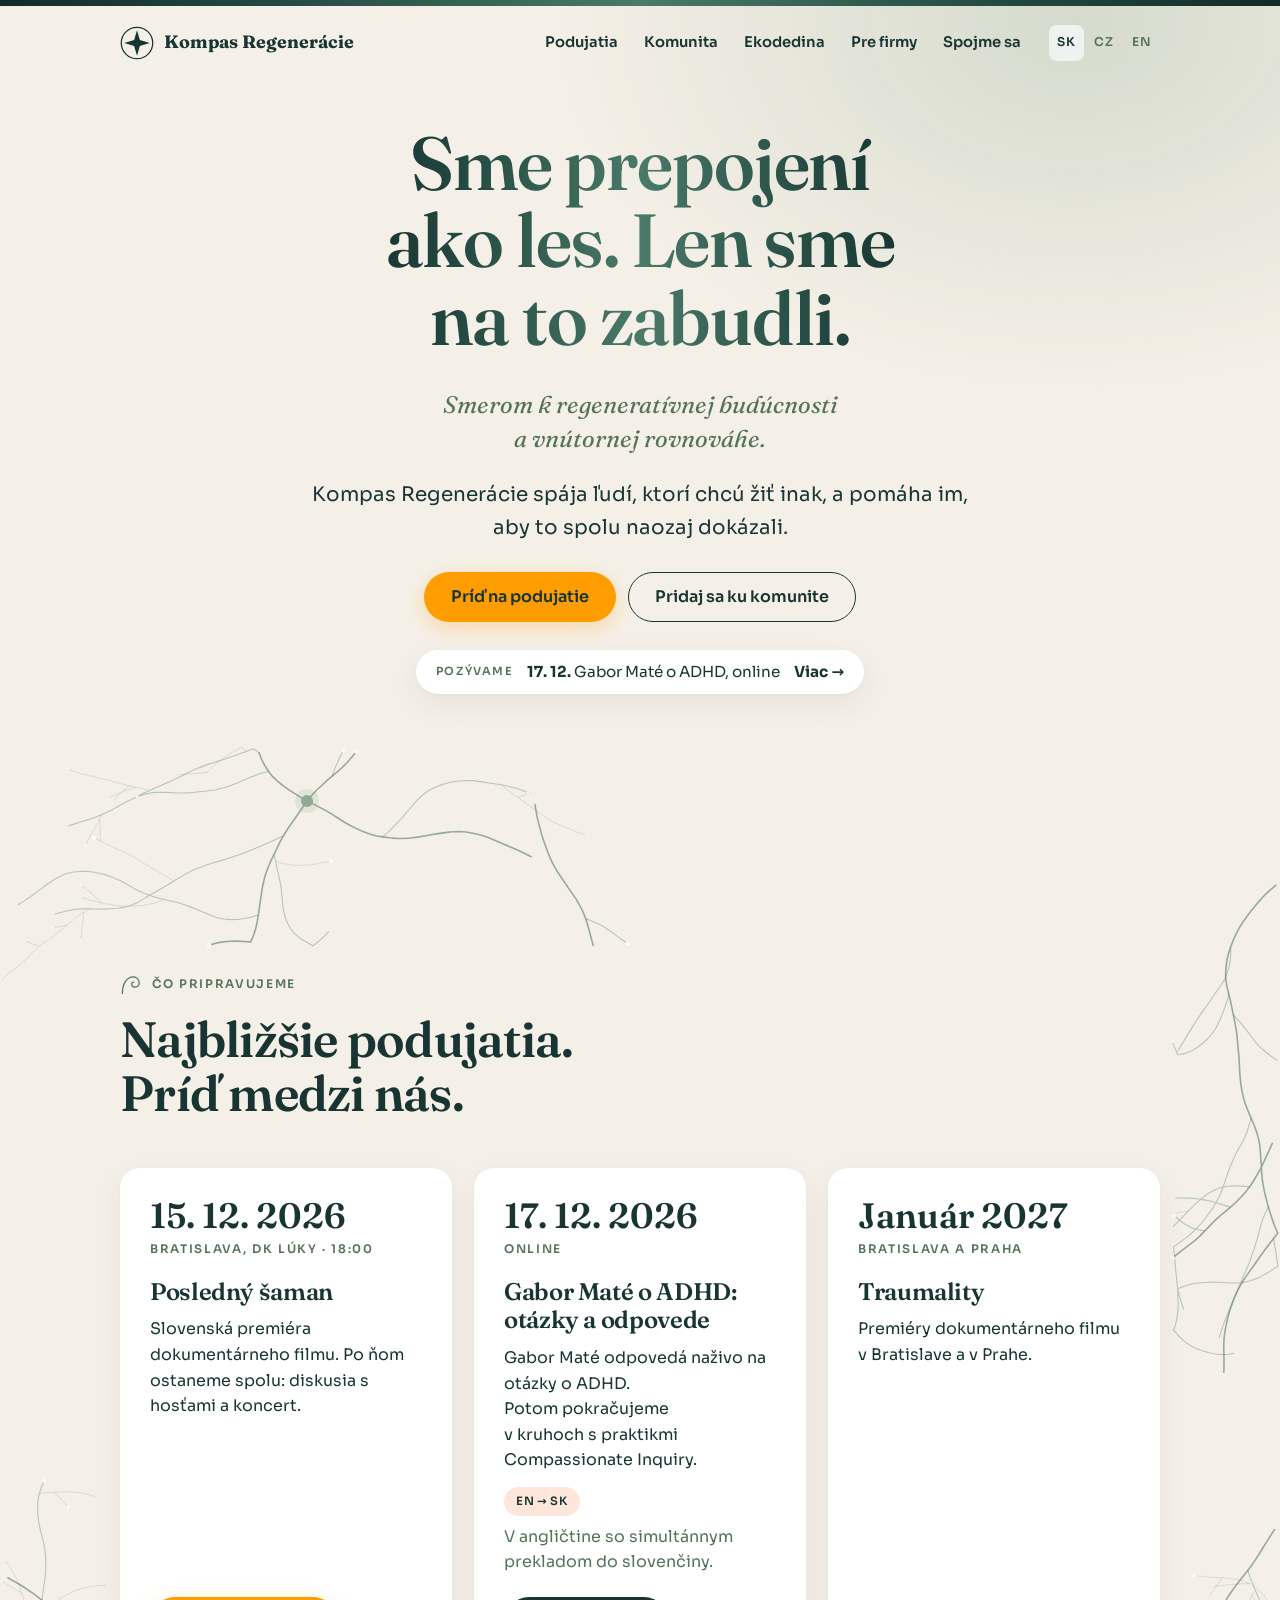
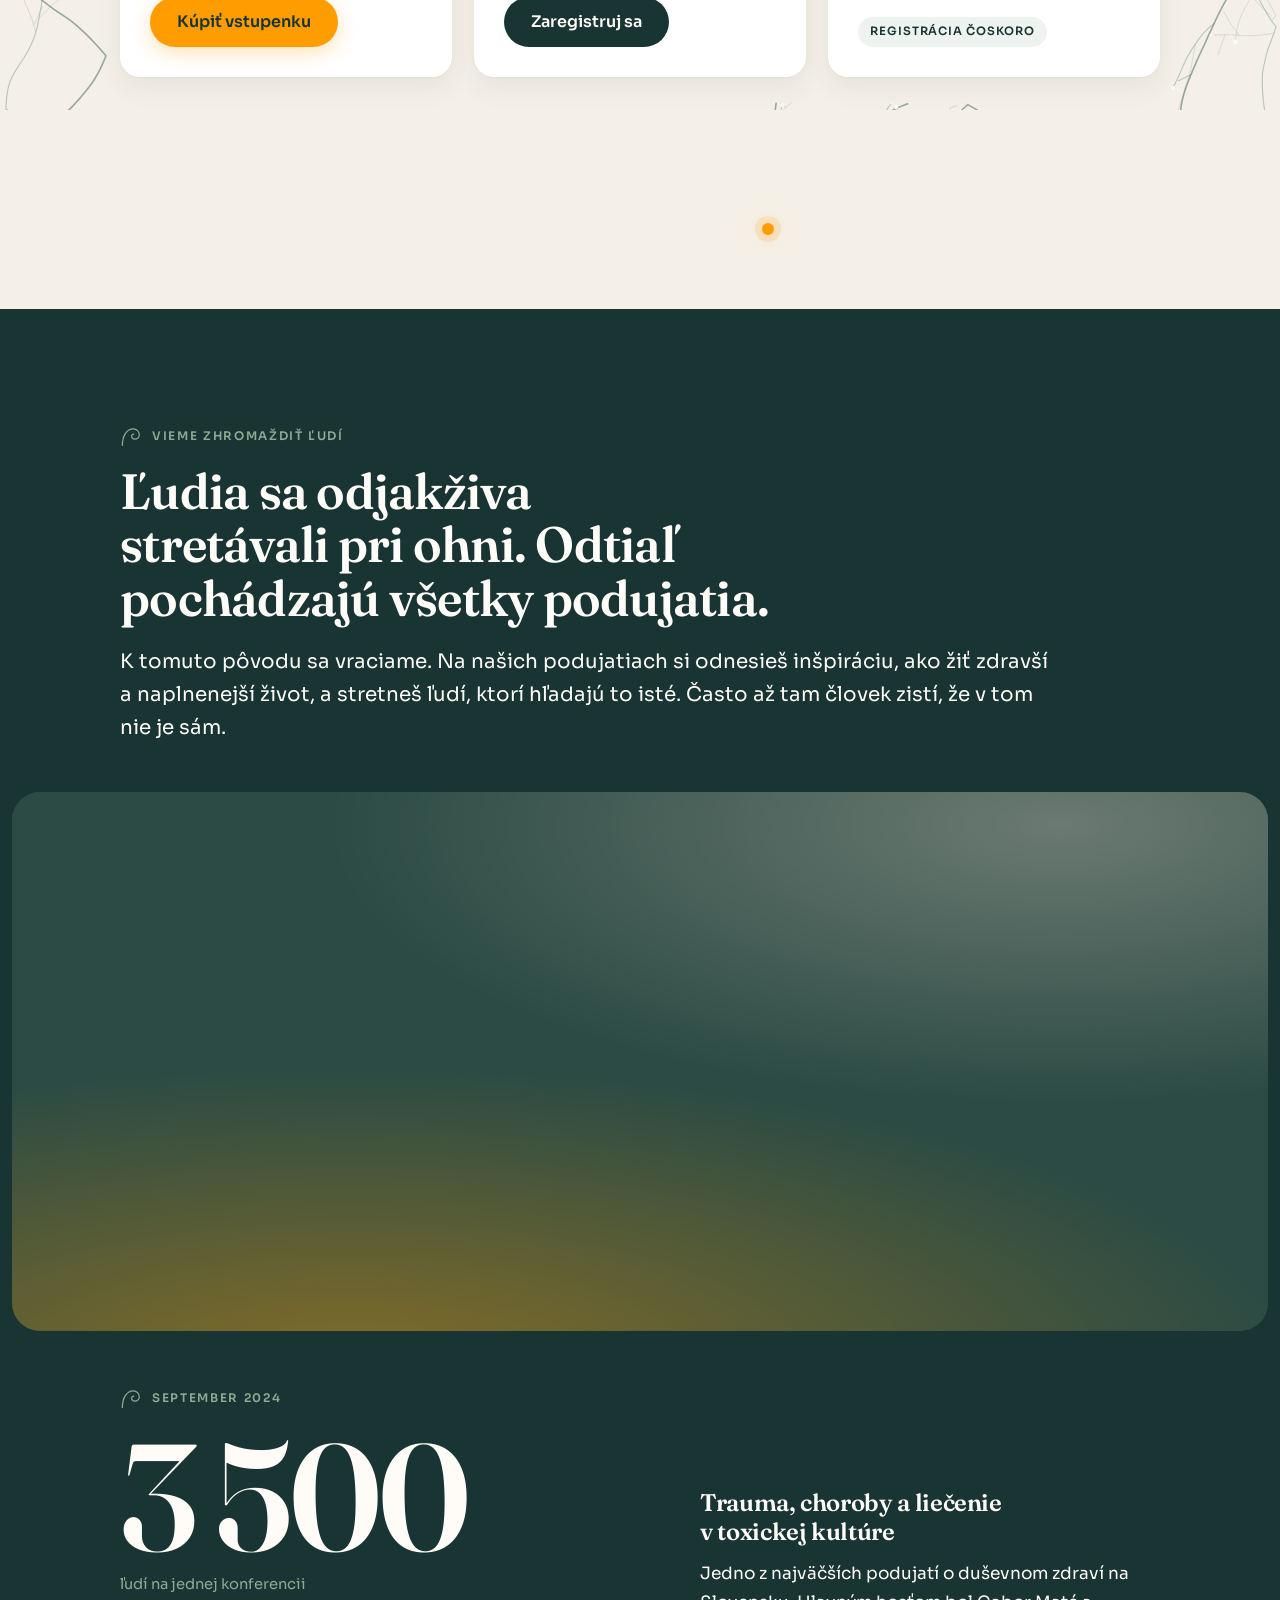
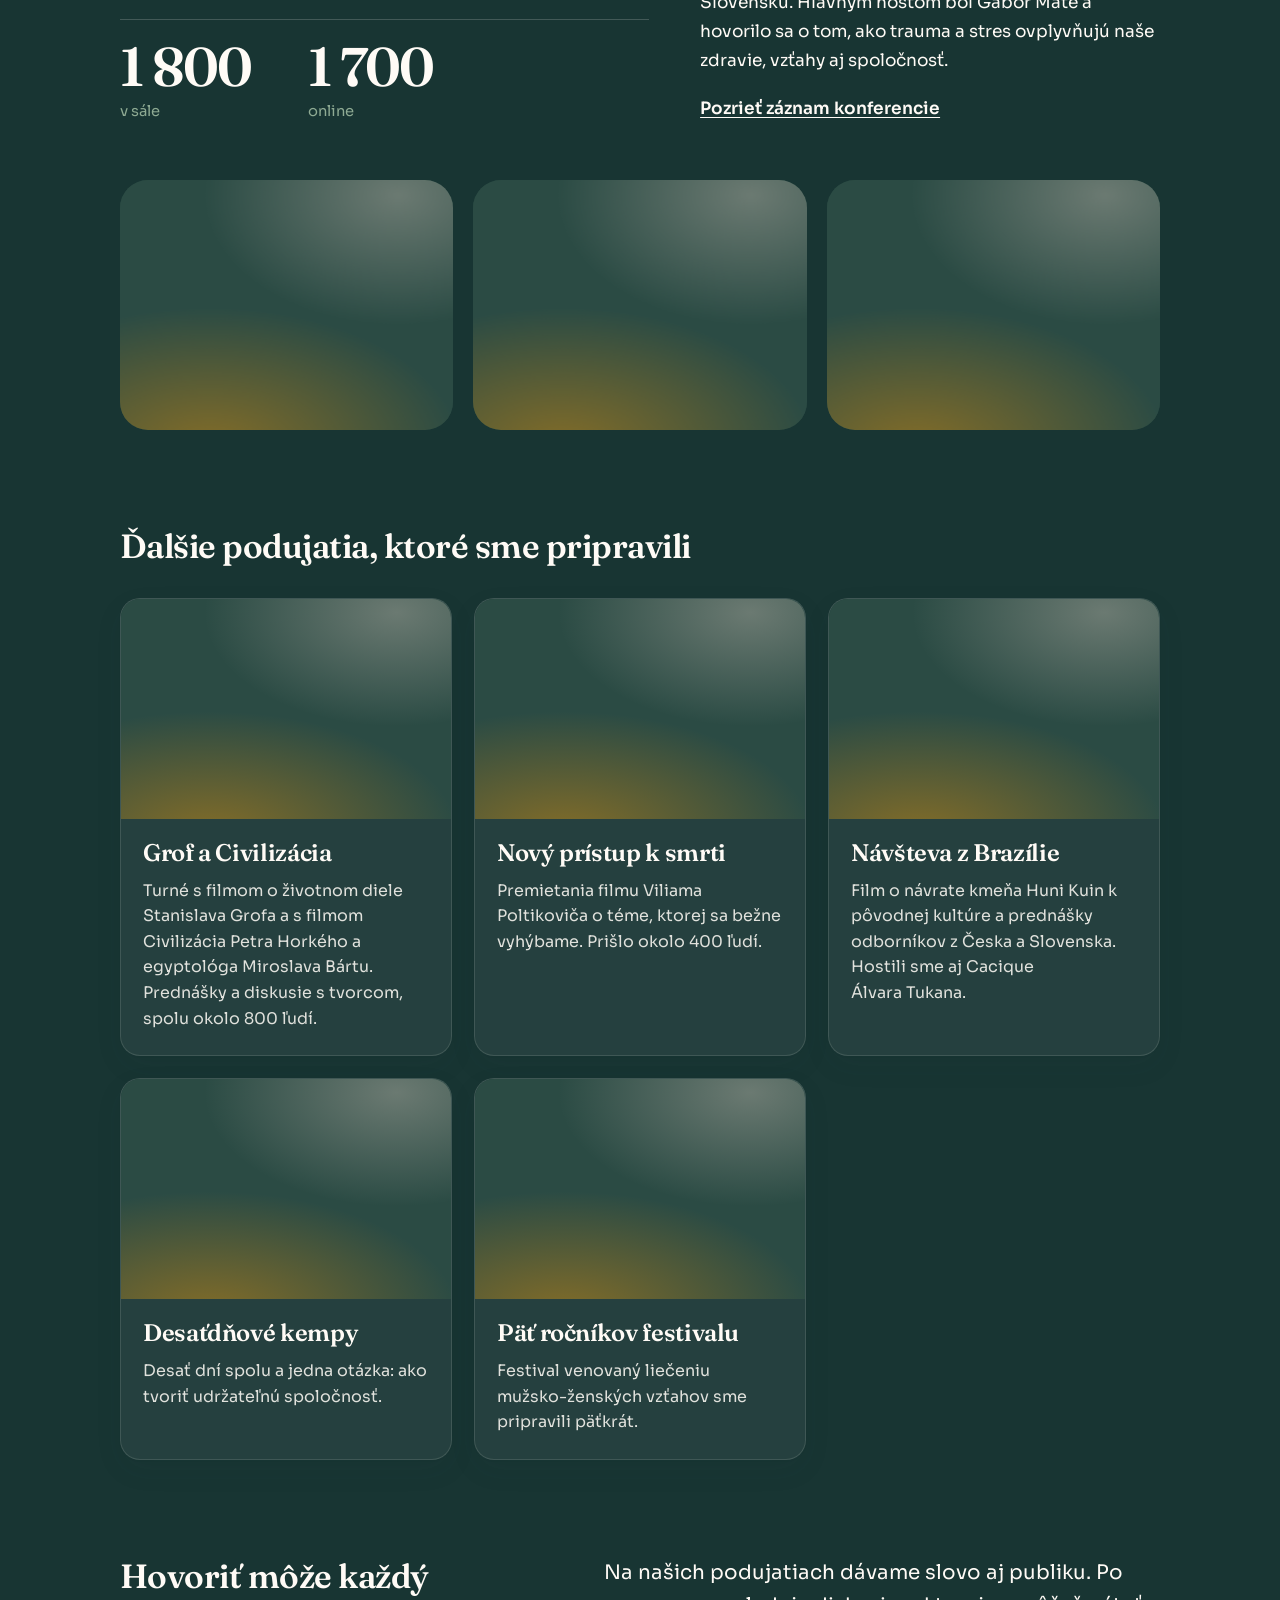
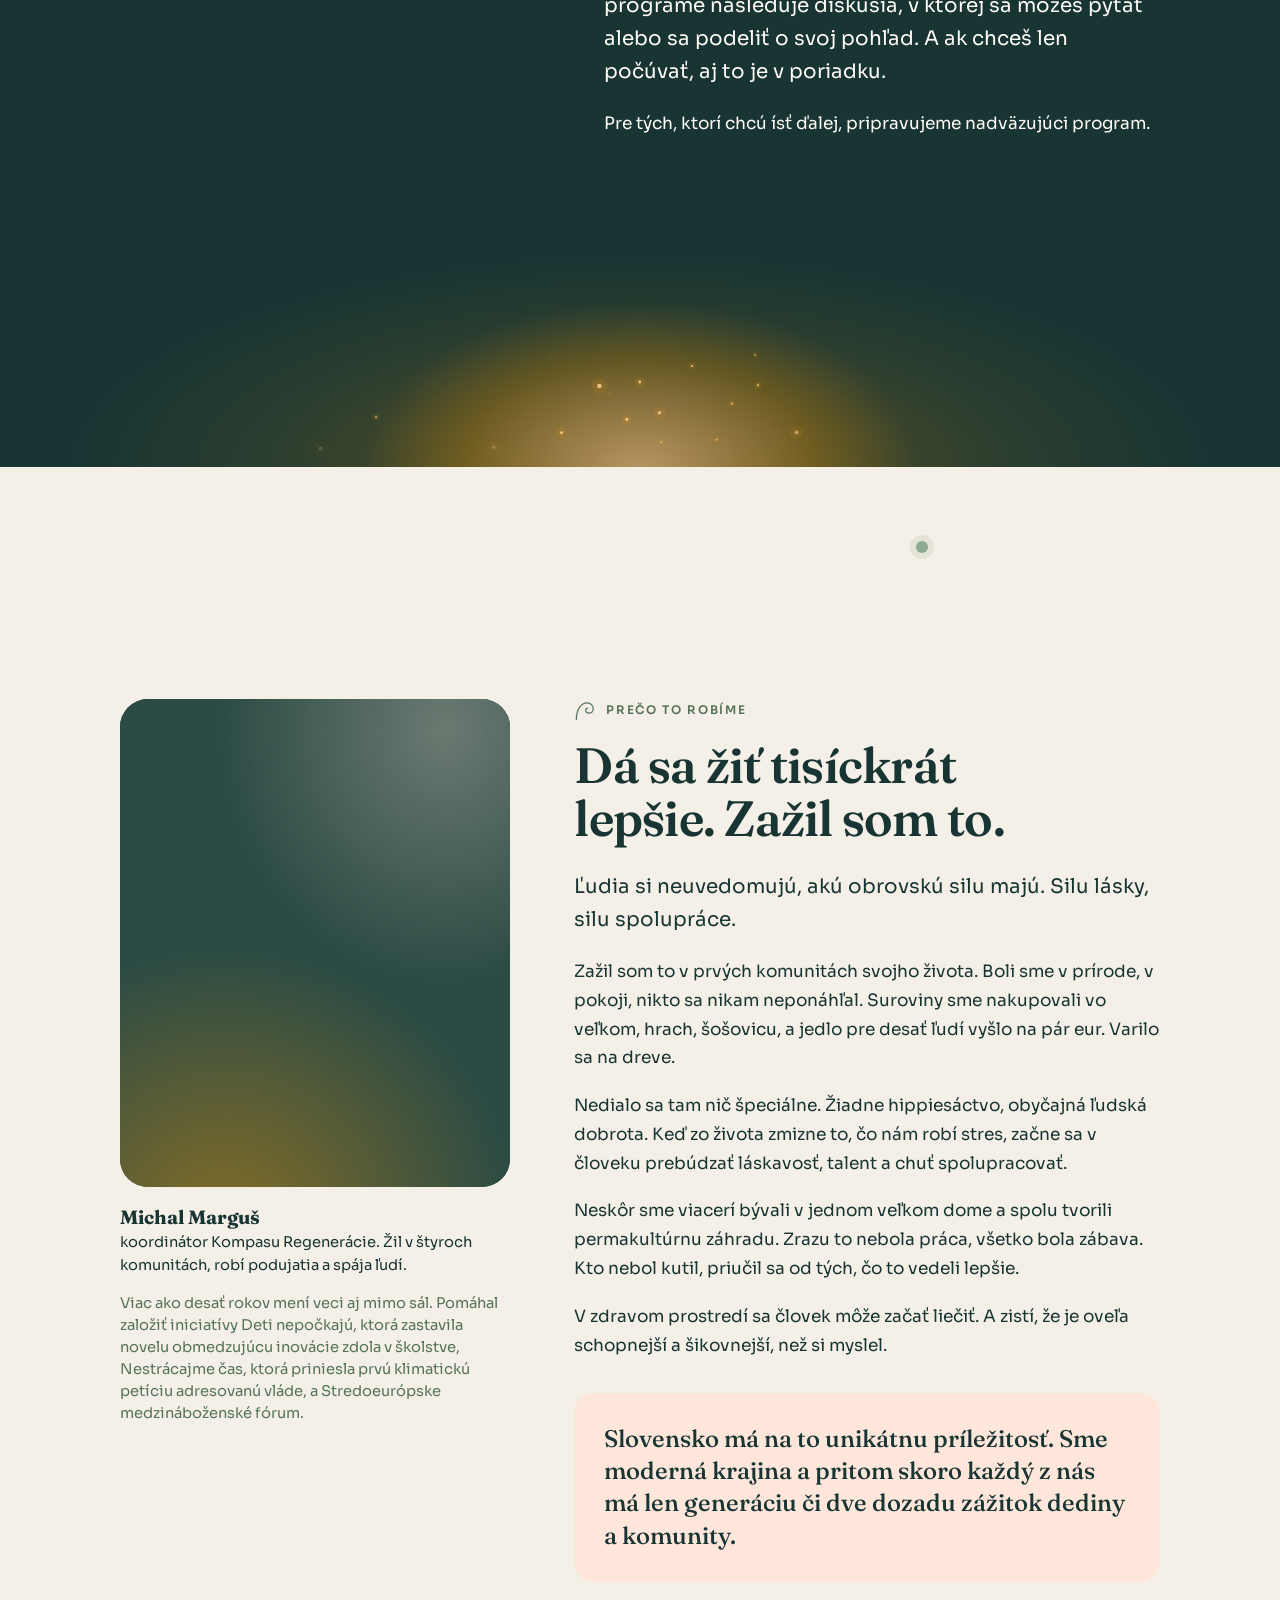
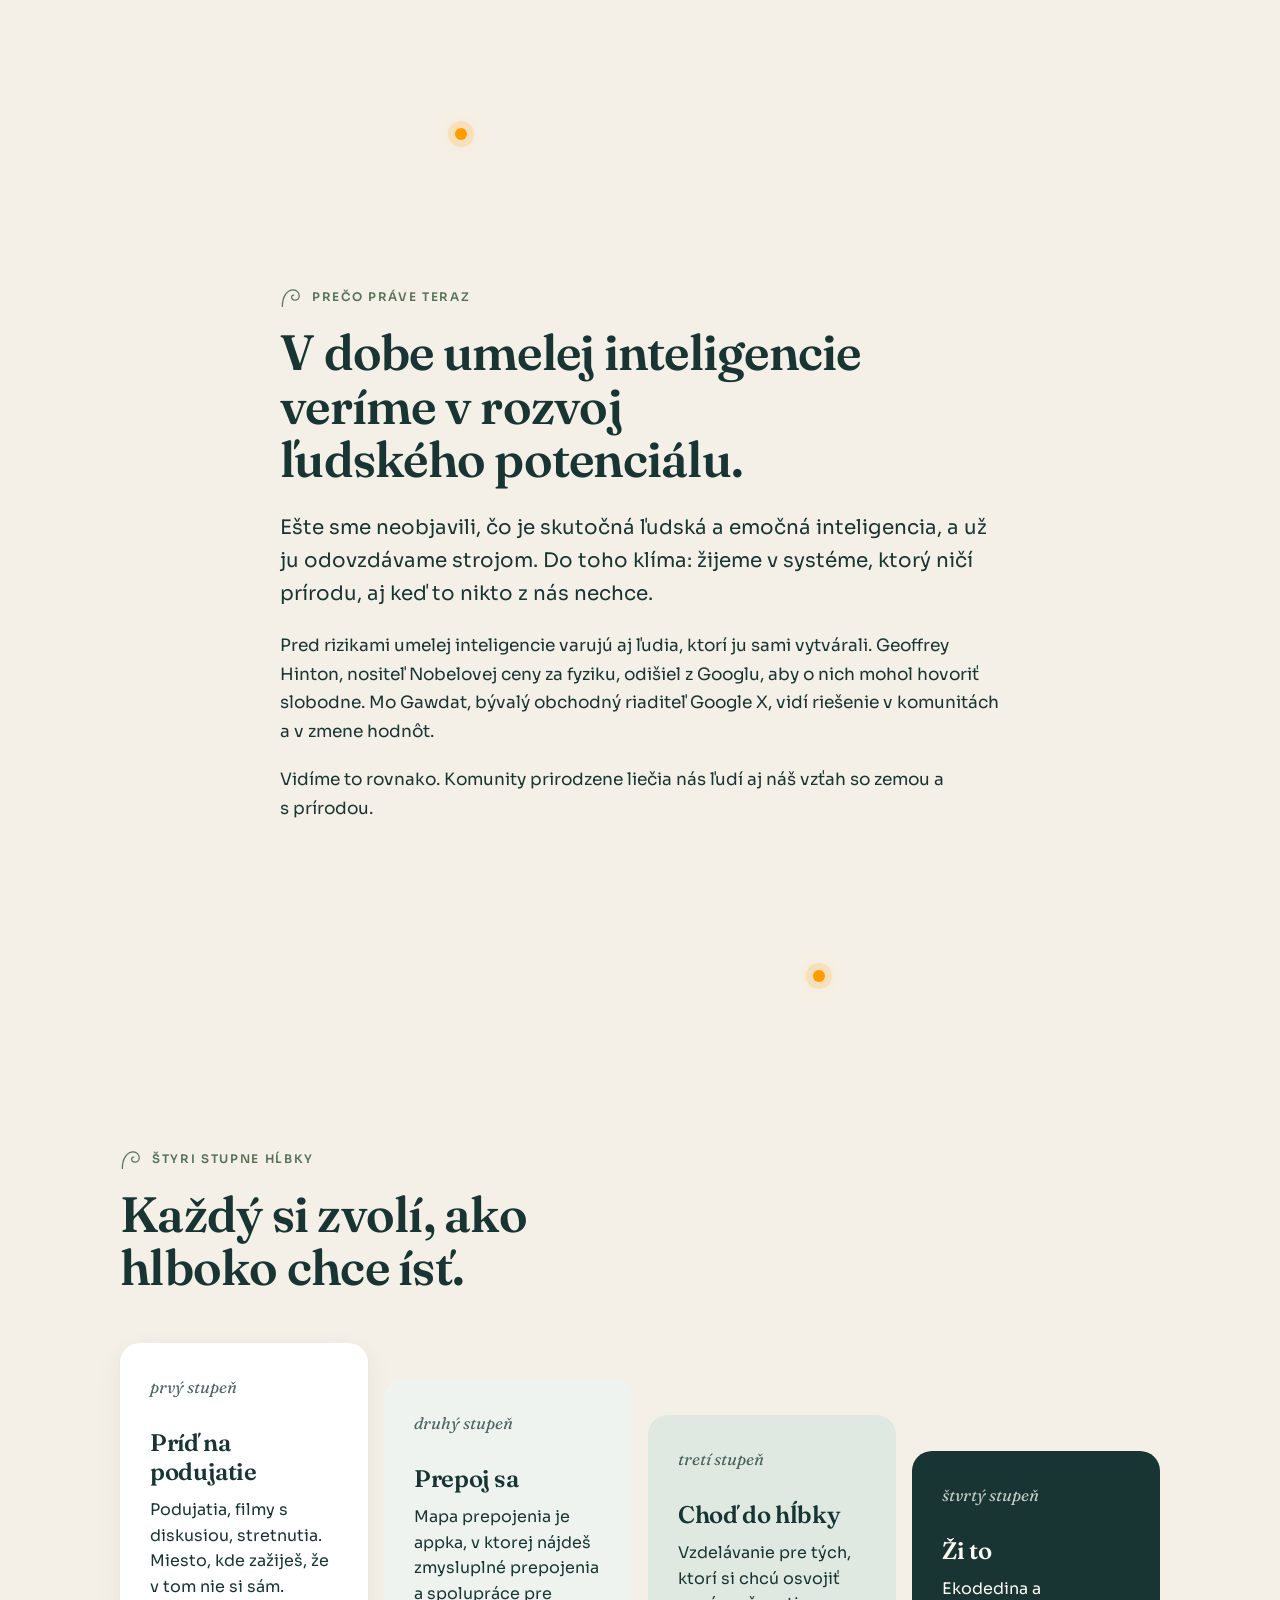
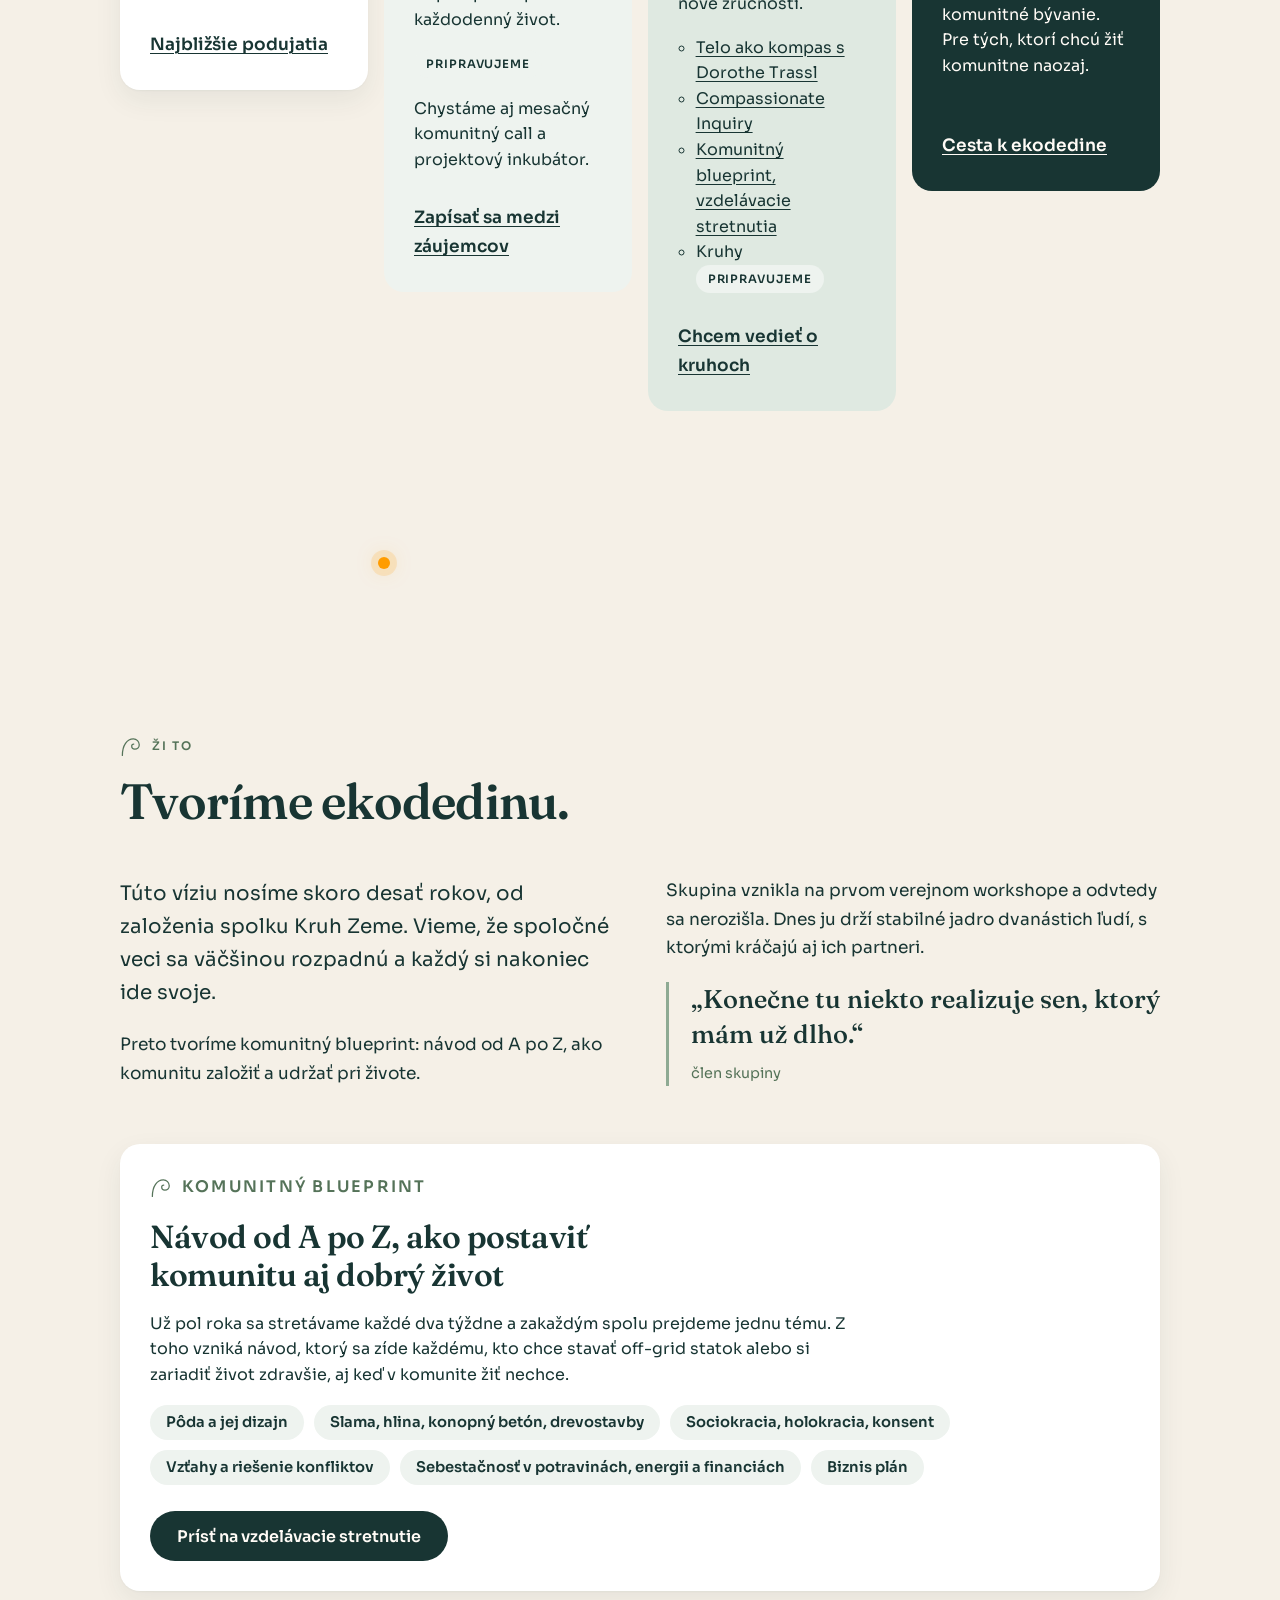
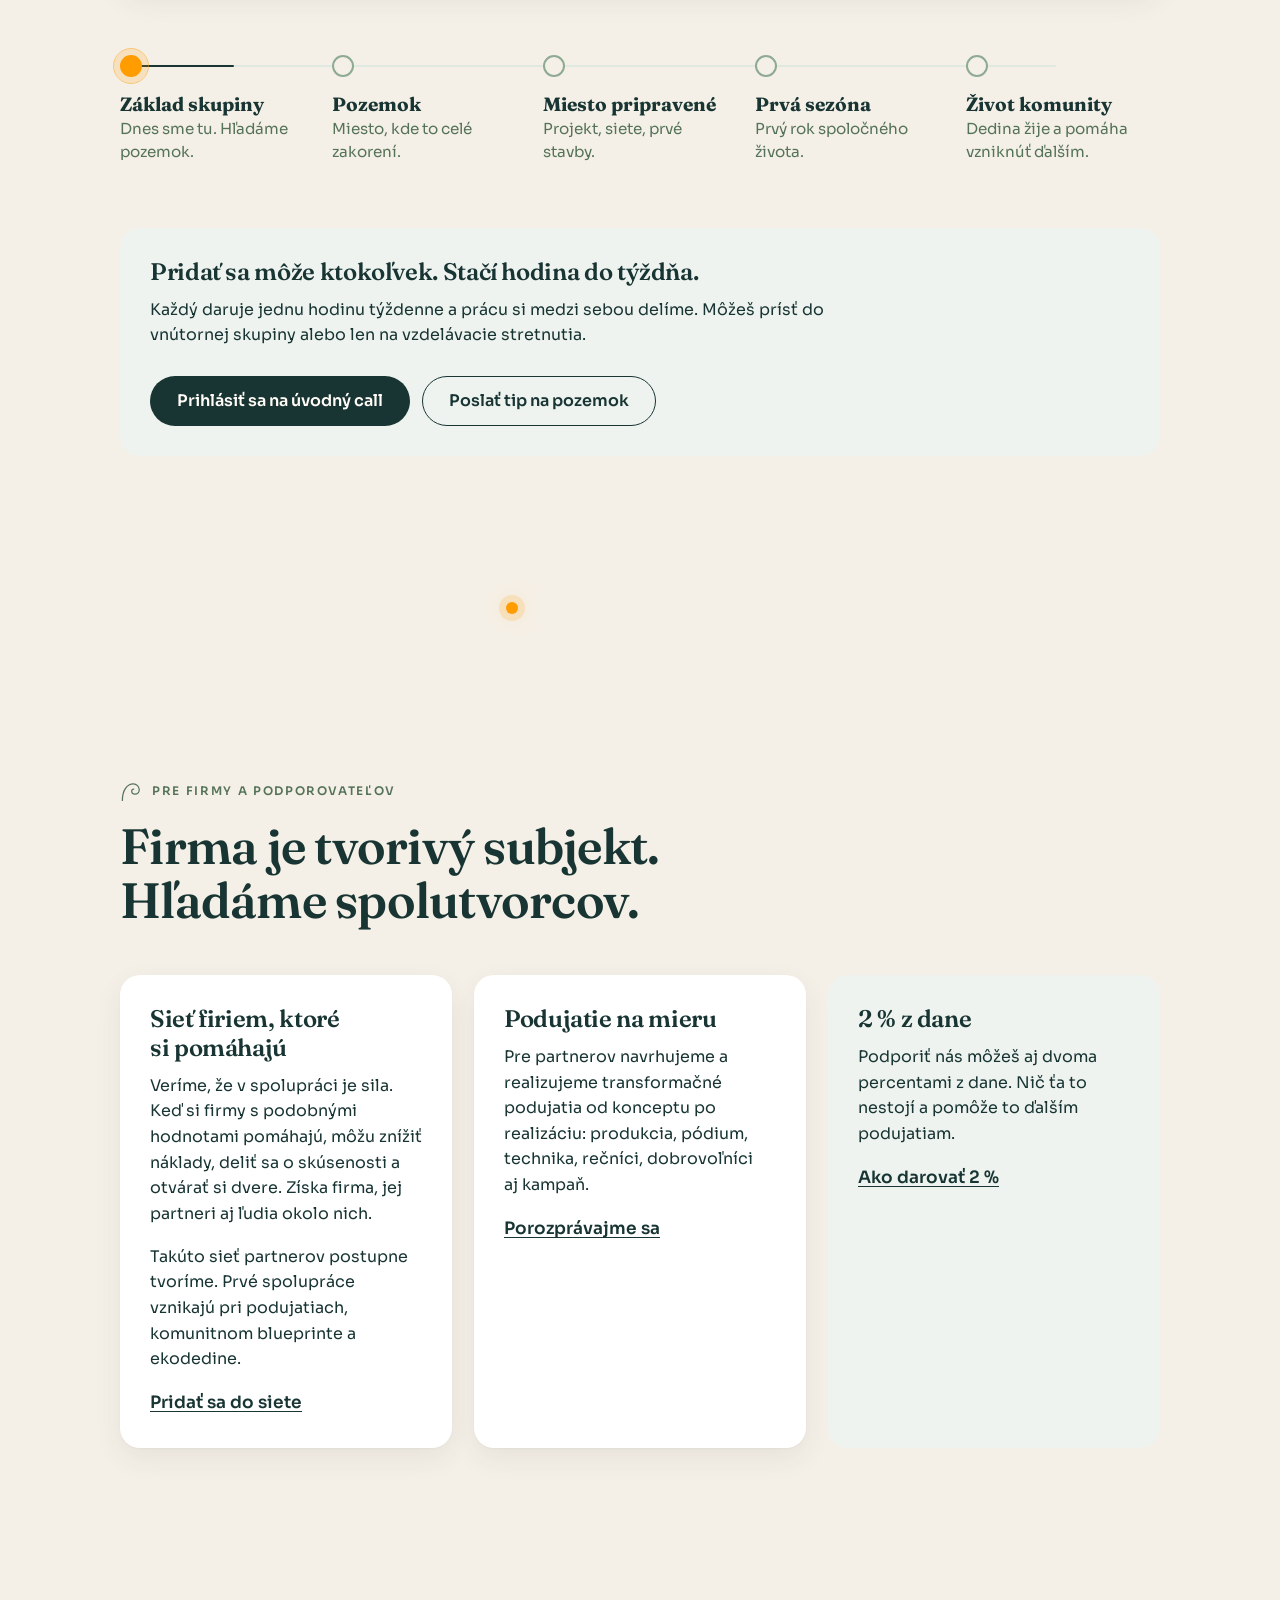
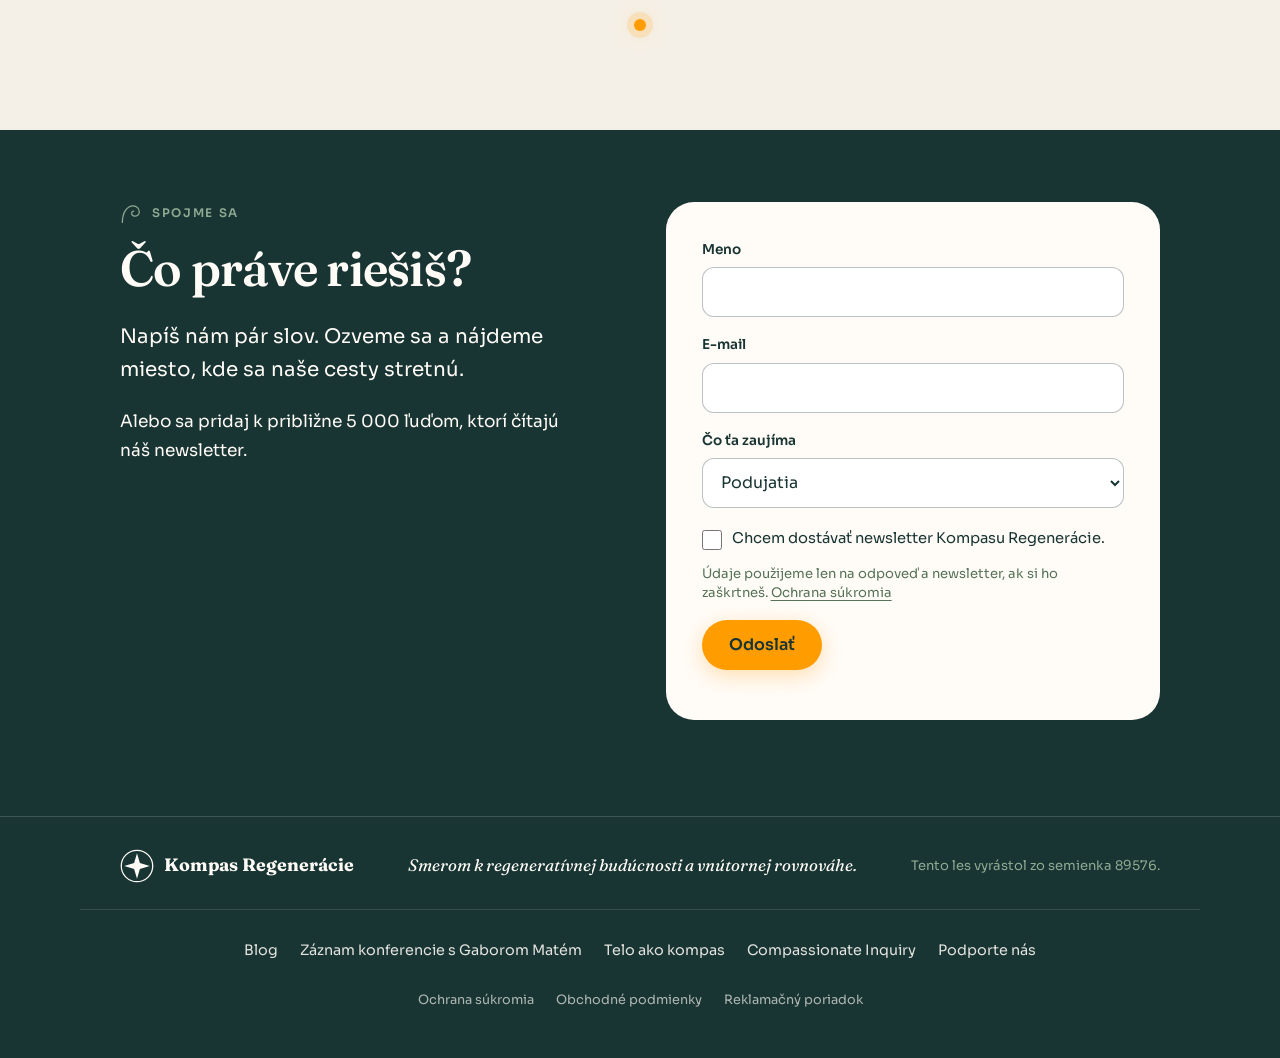
<file: index.html>
<!DOCTYPE html>
<html lang="sk">
<head>
<meta charset="utf-8">
<meta name="viewport" content="width=device-width, initial-scale=1">
<title>Kompas Regenerácie – podujatia, komunita a ekodedina</title>
<meta name="description" content="Kompas Regenerácie spája ľudí, ktorí chcú žiť inak, a pomáha im, aby to spolu naozaj dokázali. Podujatia, vzdelávanie, komunita a ekodedina.">
<link rel="canonical" href="https://kompasregeneracie.sk/">
<link rel="alternate" hreflang="sk" href="https://kompasregeneracie.sk/">
<link rel="alternate" hreflang="cs" href="https://kompasregeneracie.sk/cz/">
<link rel="alternate" hreflang="en" href="https://kompasregeneracie.sk/en/">
<link rel="alternate" hreflang="x-default" href="https://kompasregeneracie.sk/">
<meta name="theme-color" content="#fffbf6">
<link rel="icon" href="data:image/svg+xml,%3Csvg xmlns='http://www.w3.org/2000/svg' viewBox='0 0 40 40'%3E%3Ccircle cx='20' cy='20' r='18.5' fill='%23fffbf6' stroke='%23183533' stroke-width='1.5'/%3E%3Cpath d='M20 5l3.4 11.6L35 20l-11.6 3.4L20 35l-3.4-11.6L5 20l11.6-3.4z' fill='%23183533'/%3E%3C/svg%3E">
<meta property="og:type" content="website">
<meta property="og:locale" content="sk_SK">
<meta property="og:site_name" content="Kompas Regenerácie">
<meta property="og:url" content="https://kompasregeneracie.sk/">
<meta property="og:title" content="Kompas Regenerácie – sme prepojení ako les">
<meta property="og:description" content="Spájame ľudí, ktorí chcú žiť inak, a pomáhame im, aby to spolu naozaj dokázali. Podujatia, vzdelávanie, komunita a ekodedina.">
<!-- og:image doplniť, keď budú fotky: <meta property="og:image" content="https://kompasregeneracie.sk/obrazky/zdielanie.jpg"> (1200 × 630 px) -->
<meta name="twitter:card" content="summary_large_image">
<script type="application/ld+json">{"@context":"https://schema.org","@type":"Organization","name":"Kompas Regenerácie","url":"https://kompasregeneracie.sk/","slogan":"Smerom k regeneratívnej budúcnosti a vnútornej rovnováhe."}</script>
<script>document.documentElement.classList.add('js')</script>
<link rel="preconnect" href="https://fonts.googleapis.com">
<link rel="preconnect" href="https://fonts.gstatic.com" crossorigin>
<link href="https://fonts.googleapis.com/css2?family=Fraunces:ital,opsz,wght@0,9..144,400..700;1,9..144,400..600&family=Sora:wght@400;600;700&display=swap" rel="stylesheet">
<!--
  ÚVODNÁ STRÁNKA · kompasregeneracie.sk
  Slovenská verzia je zdroj. Českú (cz/) a anglickú (en/) vyrobí: python3 tools/preklad.py
  Štýly: assets/kompas.css, živá vrstva: assets/kompas.js. Bez knižníc.
  Živé komponenty sú v kóde oddelené komentármi "KOMPONENT: ...".
  Alternatívy úvodnej vety (Michal môže vymeniť):
    A (použitá ako nadpis): „Sme prepojení ako les. Len sme na to zabudli.“
    B (použitá ako podnadpis): „Kompas Regenerácie spája ľudí, ktorí chcú žiť inak, a pomáha im, aby to spolu naozaj dokázali.“
    C (použitá ako nadpis sekcie Prečo práve teraz): „V dobe umelej inteligencie veríme v rozvoj ľudského potenciálu.“
  Miesta označené triedou .doplnit čakajú na údaj od Michala.
-->
<link rel="stylesheet" href="assets/kompas.css?v=0a256cd4">
</head>
<body>
<div class="pasik-hore" aria-hidden="true"></div>
<a class="preskoc" href="#obsah">Preskočiť na obsah</a>

<!-- KOMPONENT: PODHUBIE · jediný canvas pre celú stránku, hneď za <body> -->
<canvas id="podhubie" class="dych-jas" aria-hidden="true"></canvas>

<header class="hlavicka" data-ticho>
  <div class="obal">
    <a class="logo" href="./" aria-label="Kompas Regenerácie, domov">
      <!-- zástupná značka, Miško vloží originál loga -->
      <svg viewBox="0 0 40 40" aria-hidden="true"><circle cx="20" cy="20" r="18.5" fill="none" stroke="currentColor" stroke-width="1.5"/><path d="M20 5l3.4 11.6L35 20l-11.6 3.4L20 35l-3.4-11.6L5 20l11.6-3.4z" fill="currentColor"/></svg>
      Kompas Regenerácie
    </a>
    <div class="hlavicka__prava">
      <nav class="menu" aria-label="Hlavné menu">
        <a href="#pripravujeme">Podujatia</a>
        <a href="#hlbka">Komunita</a>
        <a href="#ekodedina">Ekodedina</a>
        <a href="#firmy">Pre firmy</a>
        <a class="menu__hlavny" href="#spojme-sa">Spojme sa</a>
      </nav>
      <!--JAZYKY--><nav class="jazyky" aria-label="Jazyk"><a href="./" lang="sk" hreflang="sk" aria-current="page">SK</a><a href="cz/" lang="cs" hreflang="cs">CZ</a><a href="en/" lang="en" hreflang="en">EN</a></nav><!--/JAZYKY-->
      <!-- MOBIL: ikonka jazyka vedľa burgera, po ťuknutí ukáže SK / CZ / EN -->
      <div class="jazyk-volba">
        <button class="jazyk-tl" type="button" aria-expanded="false" aria-controls="jazyk-panel" aria-label="Jazyk: slovenčina"><svg viewBox="0 0 24 24" aria-hidden="true"><circle cx="12" cy="12" r="8.5" fill="none" stroke="currentColor" stroke-width="1.5"/><path d="M3.5 12h17M12 3.5c2.4 2.4 3.6 5.2 3.6 8.5s-1.2 6.1-3.6 8.5M12 3.5C9.6 5.9 8.4 8.7 8.4 12s1.2 6.1 3.6 8.5" fill="none" stroke="currentColor" stroke-width="1.5"/></svg></button>
        <div class="jazyk-panel" id="jazyk-panel" hidden><!--JAZYKY--><nav class="jazyky" aria-label="Jazyk"><a href="./" lang="sk" hreflang="sk" aria-current="page">SK</a><a href="cz/" lang="cs" hreflang="cs">CZ</a><a href="en/" lang="en" hreflang="en">EN</a></nav><!--/JAZYKY--></div>
      </div>
      <button class="menu-tl" type="button" aria-expanded="false" aria-controls="mobilne-menu" aria-label="Menu"><span></span><span></span><span></span></button>
    </div>
  </div>
  <!-- MOBILNÉ MENU · vysúva sa spod hlavičky po ťuknutí na tri čiarky -->
  <div class="mobilne-menu" id="mobilne-menu" hidden>
    <nav aria-label="Hlavné menu">
      <a href="#pripravujeme">Podujatia</a>
      <a href="#hlbka">Komunita</a>
      <a href="#ekodedina">Ekodedina</a>
      <a href="#firmy">Pre firmy</a>
      <a href="#spojme-sa">Spojme sa</a>
    </nav>
    <a class="tl tl--hlavne" href="#pripravujeme">Príď na podujatie</a>
  </div>
</header>

<main id="obsah">

<!-- ===================== 1 · ÚVOD ===================== -->
<section class="uvod" data-ticho aria-labelledby="n-uvod">
  <div class="obal obal--uzky">
    <h1 id="n-uvod">Sme prepojení ako les. Len sme na to zabudli.</h1>
    <p class="tagline">Smerom k&nbsp;regeneratívnej budúcnosti a&nbsp;vnútornej rovnováhe.</p>
    <p class="uvodny">Kompas Regenerácie spája ľudí, ktorí chcú žiť inak, a pomáha im, aby to spolu naozaj dokázali.</p>
    <div class="tlacidla">
      <a class="tl tl--hlavne" href="#pripravujeme">Príď na podujatie</a>
      <a class="tl tl--druhe" href="#spojme-sa" data-tema="komunita">Pridaj sa ku komunite</a>
    </div>
    <!-- POZÝVAME · pásik s jedným hlavným podujatím; keď nič nie je v pláne, celý odstrániť -->
    <a class="najblizsie" href="gabor-qa/">
      <span class="najblizsie__stitok">Pozývame</span>
      <span class="najblizsie__text"><strong>17. 12.</strong> Gabor Maté o ADHD, online</span>
      <span class="najblizsie__akcia">Viac →</span>
    </a>
  </div>
</section>

<div class="pas" aria-hidden="true"><span class="uzol dych-jas" style="--x:24%"></span></div>

<!-- ===================== 3 · PRIPRAVUJEME ===================== -->
<section class="sekcia" id="pripravujeme" aria-labelledby="n-pripravujeme">
  <div class="obal">
    <div class="hlava" data-rast>
      <p class="stitok">Čo pripravujeme</p>
      <h2 id="n-pripravujeme">Najbližšie podujatia. Príď medzi nás.</h2>
    </div>
    <div class="mriezka" data-rast="skupina">
      <article class="karta podujatie">
        <span class="termin">15. 12. 2026</span>
        <span class="termin-miesto">Bratislava, DK Lúky · 18:00</span>
        <h3>Posledný šaman</h3>
        <p>Slovenská premiéra dokumentárneho filmu. Po ňom ostaneme spolu: diskusia s hosťami a koncert.</p>
        <a class="tl tl--hlavne" href="https://www.inviton.eu/e-22999/posledny-saman-slovenska-premiera-s-diskusiou-a-koncertom" target="_blank" rel="noopener">Kúpiť vstupenku</a>
      </article>
      <article class="karta podujatie">
        <span class="termin">17. 12. 2026</span>
        <span class="termin-miesto">Online</span>
        <h3>Gabor Maté o ADHD: otázky a odpovede</h3>
        <p>Gabor Maté odpovedá naživo na otázky o ADHD. Potom pokračujeme v kruhoch s praktikmi Compassionate Inquiry.</p>
        <p class="preklad-info"><span class="cip">EN → SK</span> V angličtine so simultánnym prekladom do slovenčiny.</p>
        <a class="tl tl--tmave" href="gabor-qa/">Zaregistruj sa</a>
      </article>
      <article class="karta podujatie">
        <span class="termin">Január 2027</span>
        <span class="termin-miesto">Bratislava a Praha</span>
        <h3>Traumality</h3>
        <p>Premiéry dokumentárneho filmu v Bratislave a v Prahe.</p>
        <!-- REGISTRÁCIA: keď bude odkaz, nahradiť riadok nižšie týmto: <a class="tl tl--tmave" href="ODKAZ">Registrovať sa</a> -->
        <span class="cip cip--coskoro">Registrácia čoskoro</span>
      </article>
    </div>
  </div>
</section>

<div class="pas" aria-hidden="true"><span class="uzol dych-jas" style="--x:60%"></span></div>

<!-- ===================== 2 · OHEŇ ===================== -->
<section class="sekcia tma ohen" id="podujatia" data-tma aria-labelledby="n-ohen" style="padding-top:clamp(56px,8vw,96px)">
  <div class="obal">
    <div class="hlava" data-rast>
      <p class="stitok">Vieme zhromaždiť ľudí</p>
      <h2 id="n-ohen">Ľudia sa odjakživa stretávali pri ohni. Odtiaľ pochádzajú všetky podujatia.</h2>
      <p class="uvodny">K tomuto pôvodu sa vraciame. Na našich podujatiach si odnesieš inšpiráciu, ako žiť zdravší a naplnenejší život, a stretneš ľudí, ktorí hľadajú to isté. Často až tam človek zistí, že v tom nie je sám.</p>
    </div>
  </div>

  <figure class="foto foto--sala">
    <div class="foto__obraz" role="img" aria-label="Plná sála na konferencii s Gaborom Matém, september 2024"></div>
    <figcaption class="foto__popis">Fotka: plná sála, 1 800 ľudí</figcaption>
  </figure>

  <div class="obal">
    <div class="pribeh" data-rast="skupina">
      <div>
        <p class="stitok">September 2024</p>
        <span class="cislo cislo--velke">3 500</span>
        <span class="cislo-popis">ľudí na jednej konferencii</span>
        <div class="cisla">
          <div><span class="cislo cislo--male">1 800</span><span>v sále</span></div>
          <div><span class="cislo cislo--male">1 700</span><span>online</span></div>
        </div>
      </div>
      <div>
        <h3>Trauma, choroby a&nbsp;liečenie v&nbsp;toxickej kultúre</h3>
        <p style="margin-top:14px">Jedno z najväčších podujatí o duševnom zdraví na Slovensku. Hlavným hosťom bol Gabor Maté a hovorilo sa o tom, ako trauma a stres ovplyvňujú naše zdravie, vzťahy aj spoločnosť.</p>
        <p><a class="odkaz" href="https://kompasregeneracie.sk/gabor-mate/">Pozrieť záznam konferencie</a></p>
      </div>
    </div>

    <div class="trojica">
      <figure class="foto"><div class="foto__obraz" role="img" aria-label="Gabor Maté na pódiu"></div><figcaption class="foto__popis">Fotka: Gabor na pódiu</figcaption></figure>
      <figure class="foto"><div class="foto__obraz" role="img" aria-label="Ľudia v rozhovore počas prestávky"></div><figcaption class="foto__popis">Fotka: ľudia v rozhovore</figcaption></figure>
      <figure class="foto"><div class="foto__obraz" role="img" aria-label="Atmosféra v sále"></div><figcaption class="foto__popis">Fotka: atmosféra</figcaption></figure>
    </div>

    <h3 class="podnadpis" data-rast>Ďalšie podujatia, ktoré sme pripravili</h3>
    <div class="mriezka ohne" data-rast="skupina" tabindex="0" role="group" aria-label="Ďalšie podujatia">
      <article class="karta">
        <figure class="foto"><div class="foto__obraz" role="img" aria-label="Premietanie filmu o Stanislavovi Grofovi"></div><figcaption class="foto__popis">Fotka: turné Grof a Civilizácia</figcaption></figure>
        <div class="karta__telo"><h3>Grof a Civilizácia</h3><p>Turné s filmom o životnom diele Stanislava Grofa a s filmom Civilizácia Petra Horkého a egyptológa Miroslava Bártu. Prednášky a diskusie s tvorcom, spolu okolo 800 ľudí.</p></div>
      </article>
      <article class="karta">
        <figure class="foto"><div class="foto__obraz" role="img" aria-label="Diskusia po filme Viliama Poltikoviča"></div><figcaption class="foto__popis">Fotka: Poltikovič</figcaption></figure>
        <div class="karta__telo"><h3>Nový prístup k smrti</h3><p>Premietania filmu Viliama Poltikoviča o téme, ktorej sa bežne vyhýbame. Prišlo okolo 400 ľudí.</p></div>
      </article>
      <article class="karta">
        <figure class="foto"><div class="foto__obraz" role="img" aria-label="Hostia z kmeňa Huni Kuin"></div><figcaption class="foto__popis">Fotka: Huni Kuin</figcaption></figure>
        <div class="karta__telo"><h3>Návšteva z Brazílie</h3><p>Film o návrate kmeňa Huni Kuin k pôvodnej kultúre a prednášky odborníkov z Česka a Slovenska. Hostili sme aj Cacique Álvara Tukana.</p></div>
      </article>
      <article class="karta">
        <figure class="foto"><div class="foto__obraz" role="img" aria-label="Účastníci desaťdňového kempu"></div><figcaption class="foto__popis">Fotka: kemp</figcaption></figure>
        <div class="karta__telo"><h3>Desaťdňové kempy</h3><p>Desať dní spolu a jedna otázka: ako tvoriť udržateľnú spoločnosť.</p></div>
      </article>
      <article class="karta">
        <figure class="foto"><div class="foto__obraz" role="img" aria-label="Festival o mužsko-ženských vzťahoch"></div><figcaption class="foto__popis">Fotka: festival</figcaption></figure>
        <div class="karta__telo"><h3>Päť ročníkov festivalu</h3><p>Festival venovaný liečeniu mužsko-ženských vzťahov sme pripravili päťkrát.</p></div>
      </article>
    </div>

    <div class="ako" data-rast="skupina">
      <h3>Hovoriť môže každý</h3>
      <div>
        <p class="uvodny">Na našich podujatiach dávame slovo aj publiku. Po programe nasleduje diskusia, v ktorej sa môžeš pýtať alebo sa podeliť o svoj pohľad. A ak chceš len počúvať, aj to je v poriadku.</p>
        <p>Pre tých, ktorí chcú ísť ďalej, pripravujeme nadväzujúci program.</p>
      </div>
    </div>
  </div>

  <!-- KOMPONENT: OHEŇ -->
  <div class="ohnisko" data-ohen aria-hidden="true"><canvas></canvas></div>
</section>

<div class="pas" aria-hidden="true"><span class="uzol dych-jas" style="--x:72%"></span></div>

<!-- ===================== 4 · PREČO TO ROBÍME (+ kto za tým stojí) ===================== -->
<section class="sekcia" id="preco" aria-labelledby="n-preco">
  <div class="obal preco">
    <div class="preco__foto" data-rast>
      <figure class="foto"><div class="foto__obraz" role="img" aria-label="Michal Marguš, koordinátor Kompasu Regenerácie"></div><figcaption class="foto__popis">Fotka: Michal</figcaption></figure>
      <p class="podpis"><strong>Michal Marguš</strong>koordinátor Kompasu Regenerácie. Žil v štyroch komunitách, robí podujatia a spája ľudí.</p>
      <p class="podpis podpis--cesta">Viac ako desať rokov mení veci aj mimo sál. Pomáhal založiť iniciatívy Deti nepočkajú, ktorá zastavila novelu obmedzujúcu inovácie zdola v školstve, Nestrácajme čas, ktorá priniesla prvú klimatickú petíciu adresovanú vláde, a Stredoeurópske medzináboženské fórum.</p>
    </div>
    <div data-rast>
      <p class="stitok">Prečo to robíme</p>
      <h2 id="n-preco">Dá sa žiť tisíckrát lepšie. Zažil som to.</h2>
      <p class="uvodny" style="margin-top:24px">Ľudia si neuvedomujú, akú obrovskú silu majú. Silu lásky, silu spolupráce.</p>
      <p>Zažil som to v prvých komunitách svojho života. Boli sme v prírode, v pokoji, nikto sa nikam neponáhľal. Suroviny sme nakupovali vo veľkom, hrach, šošovicu, a jedlo pre desať ľudí vyšlo na pár eur. Varilo sa na dreve.</p>
      <p>Nedialo sa tam nič špeciálne. Žiadne hippiesáctvo, obyčajná ľudská dobrota. Keď zo života zmizne to, čo nám robí stres, začne sa v človeku prebúdzať láskavosť, talent a chuť spolupracovať.</p>
      <p>Neskôr sme viacerí bývali v jednom veľkom dome a spolu tvorili permakultúrnu záhradu. Zrazu to nebola práca, všetko bola zábava. Kto nebol kutil, priučil sa od tých, čo to vedeli lepšie.</p>
      <p>V zdravom prostredí sa človek môže začať liečiť. A zistí, že je oveľa schopnejší a šikovnejší, než si myslel.</p>
      <div class="karta karta--broskyna">
        <p class="citat">Slovensko má na to unikátnu príležitosť. Sme moderná krajina a pritom skoro každý z nás má len generáciu či dve dozadu zážitok dediny a komunity.</p>
      </div>
    </div>
  </div>
</section>

<div class="pas" aria-hidden="true"><span class="uzol dych-jas" style="--x:36%"></span></div>

<!-- ===================== 5 · PREČO PRÁVE TERAZ ===================== -->
<section class="sekcia" id="teraz" aria-labelledby="n-teraz">
  <div class="obal obal--uzky" data-rast>
    <p class="stitok">Prečo práve teraz</p>
    <h2 id="n-teraz">V&nbsp;dobe umelej inteligencie veríme v&nbsp;rozvoj ľudského potenciálu.</h2>
    <p class="uvodny" style="margin-top:24px">Ešte sme neobjavili, čo je skutočná ľudská a emočná inteligencia, a už ju odovzdávame strojom. Do toho klíma: žijeme v systéme, ktorý ničí prírodu, aj keď to nikto z nás nechce.</p>
    <p>Pred rizikami umelej inteligencie varujú aj ľudia, ktorí ju sami vytvárali. Geoffrey Hinton, nositeľ Nobelovej ceny za fyziku, odišiel z Googlu, aby o nich mohol hovoriť slobodne. Mo Gawdat, bývalý obchodný riaditeľ Google X, vidí riešenie v komunitách a v zmene hodnôt.</p>
    <p>Vidíme to rovnako. Komunity prirodzene liečia nás ľudí aj náš vzťah so zemou a s prírodou.</p>
  </div>
</section>

<div class="pas" aria-hidden="true"><span class="uzol dych-jas" style="--x:64%"></span></div>

<!-- ===================== 6 · STUPNE HĹBKY ===================== -->
<section class="sekcia" id="hlbka" aria-labelledby="n-hlbka">
  <div class="obal">
    <div class="hlava" data-rast>
      <p class="stitok">Štyri stupne hĺbky</p>
      <h2 id="n-hlbka">Každý si zvolí, ako hlboko chce ísť.</h2>
    </div>
    <ol class="stupne" data-rast="skupina">
      <li class="karta">
        <span class="poradie">prvý stupeň</span>
        <h3>Príď na podujatie</h3>
        <p>Podujatia, filmy s diskusiou, stretnutia. Miesto, kde zažiješ, že v tom nie si sám.</p>
        <a class="odkaz" href="#pripravujeme">Najbližšie podujatia</a>
      </li>
      <li class="karta karta--salvia">
        <span class="poradie">druhý stupeň</span>
        <h3>Prepoj sa</h3>
        <p>Mapa prepojenia je appka, v ktorej nájdeš zmysluplné prepojenia a spolupráce pre každodenný život.</p>
        <p><span class="cip">Pripravujeme</span></p>
        <p>Chystáme aj mesačný komunitný call a projektový inkubátor.</p>
        <a class="odkaz" href="#spojme-sa" data-tema="komunita">Zapísať sa medzi záujemcov</a>
      </li>
      <li class="karta karta--hlbsia">
        <span class="poradie">tretí stupeň</span>
        <h3>Choď do hĺbky</h3>
        <p>Vzdelávanie pre tých, ktorí si chcú osvojiť nové zručnosti.</p>
        <ul>
          <li><a href="https://kompasregeneracie.sk/telo-ako-kompas/">Telo ako kompas s Dorothe Trassl</a></li>
          <li><a href="https://kompasregeneracie.sk/projekty/compassionate-inquiry/">Compassionate Inquiry</a></li>
          <li><a href="#blueprint">Komunitný blueprint, vzdelávacie stretnutia</a></li>
          <li>Kruhy <span class="cip">Pripravujeme</span></li>
        </ul>
        <a class="odkaz" href="#spojme-sa" data-tema="vzdelavanie">Chcem vedieť o kruhoch</a>
      </li>
      <li class="karta karta--tmava">
        <span class="poradie">štvrtý stupeň</span>
        <h3>Ži to</h3>
        <p>Ekodedina a komunitné bývanie. Pre tých, ktorí chcú žiť komunitne naozaj.</p>
        <a class="odkaz" href="#ekodedina">Cesta k ekodedine</a>
      </li>
    </ol>
  </div>
</section>

<div class="pas" aria-hidden="true"><span class="uzol dych-jas" style="--x:30%"></span></div>

<!-- ===================== 7 · EKODEDINA ===================== -->
<section class="sekcia" id="ekodedina" aria-labelledby="n-ekodedina">
  <div class="obal">
    <div class="hlava" data-rast>
      <p class="stitok">Ži to</p>
      <h2 id="n-ekodedina">Tvoríme ekodedinu.</h2>
    </div>
    <div class="dvojica" data-rast="skupina">
      <div>
        <p class="uvodny">Túto víziu nosíme skoro desať rokov, od založenia spolku Kruh Zeme. Vieme, že spoločné veci sa väčšinou rozpadnú a každý si nakoniec ide svoje.</p>
        <p>Preto tvoríme komunitný blueprint: návod od A po Z, ako komunitu založiť a udržať pri živote.</p>
      </div>
      <div>
        <p>Skupina vznikla na prvom verejnom workshope a odvtedy sa nerozišla. Dnes ju drží stabilné jadro dvanástich ľudí, s ktorými kráčajú aj ich partneri.</p>
        <blockquote class="clen">
          <p class="citat">„Konečne tu niekto realizuje sen, ktorý mám už dlho.“</p>
          <footer>člen skupiny</footer>
        </blockquote>
      </div>
    </div>

    <!-- BLUEPRINT · témy sú štítky, Miško ich vo WordPresse pridá alebo uberie -->
    <div class="karta blueprint" id="blueprint" data-rast>
      <p class="stitok">Komunitný blueprint</p>
      <h3>Návod od A po Z, ako postaviť komunitu aj dobrý život</h3>
      <p class="uvodny">Už pol roka sa stretávame každé dva týždne a zakaždým spolu prejdeme jednu tému. Z toho vzniká návod, ktorý sa zíde každému, kto chce stavať off-grid statok alebo si zariadiť život zdravšie, aj keď v komunite žiť nechce.</p>
      <ul class="temy">
        <li>Pôda a jej dizajn</li>
        <li>Slama, hlina, konopný betón, drevostavby</li>
        <li>Sociokracia, holokracia, konsent</li>
        <li>Vzťahy a riešenie konfliktov</li>
        <li>Sebestačnosť v potravinách, energii a financiách</li>
        <li>Biznis plán</li>
      </ul>
      <a class="tl tl--tmave" href="#spojme-sa" data-tema="vzdelavanie">Prísť na vzdelávacie stretnutie</a>
    </div>

    <!-- KOMPONENT: CESTA · aktuálnu fázu prepne Miško číslom v data-faza (1 až 5) -->
    <ol class="cesta" data-faza="1" data-rast="skupina" aria-label="Cesta k ekodedine po fázach">
      <li><span class="cesta__uzol" aria-hidden="true"></span><strong>Základ skupiny</strong><span>Dnes sme tu. Hľadáme pozemok.</span></li>
      <li><span class="cesta__uzol" aria-hidden="true"></span><strong>Pozemok</strong><span>Miesto, kde to celé zakorení.</span></li>
      <li><span class="cesta__uzol" aria-hidden="true"></span><strong>Miesto pripravené</strong><span>Projekt, siete, prvé stavby.</span></li>
      <li><span class="cesta__uzol" aria-hidden="true"></span><strong>Prvá sezóna</strong><span>Prvý rok spoločného života.</span></li>
      <li><span class="cesta__uzol" aria-hidden="true"></span><strong>Život komunity</strong><span>Dedina žije a pomáha vzniknúť ďalším.</span></li>
    </ol>

    <div class="karta karta--salvia" data-rast>
      <h3>Pridať sa môže ktokoľvek. Stačí hodina do&nbsp;týždňa.</h3>
      <p>Každý daruje jednu hodinu týždenne a prácu si medzi sebou delíme. Môžeš prísť do vnútornej skupiny alebo len na vzdelávacie stretnutia.</p>
      <div class="tlacidla">
        <a class="tl tl--tmave" href="#spojme-sa" data-tema="komunita">Prihlásiť sa na úvodný call</a>
        <a class="tl tl--druhe" href="#spojme-sa" data-tema="pozemok">Poslať tip na pozemok</a>
      </div>
    </div>
  </div>
</section>

<div class="pas" aria-hidden="true"><span class="uzol dych-jas" style="--x:40%"></span></div>

<!-- ===================== 9 · FIRMY A PODPOROVATELIA ===================== -->
<section class="sekcia" id="firmy" aria-labelledby="n-firmy">
  <div class="obal">
    <div class="hlava" data-rast>
      <p class="stitok">Pre firmy a podporovateľov</p>
      <h2 id="n-firmy">Firma je tvorivý subjekt. Hľadáme spolutvorcov.</h2>
    </div>
    <div class="mriezka" data-rast="skupina">
      <article class="karta">
        <h3>Sieť firiem, ktoré si pomáhajú</h3>
        <p>Veríme, že v spolupráci je sila. Keď si firmy s podobnými hodnotami pomáhajú, môžu znížiť náklady, deliť sa o skúsenosti a otvárať si dvere. Získa firma, jej partneri aj ľudia okolo nich.</p>
        <p>Takúto sieť partnerov postupne tvoríme. Prvé spolupráce vznikajú pri podujatiach, komunitnom blueprinte a ekodedine.</p>
        <a class="odkaz" href="#spojme-sa" data-tema="firma">Pridať sa do siete</a>
      </article>
      <article class="karta">
        <h3>Podujatie na mieru</h3>
        <p>Pre partnerov navrhujeme a realizujeme transformačné podujatia od konceptu po realizáciu: produkcia, pódium, technika, rečníci, dobrovoľníci aj kampaň.</p>
        <a class="odkaz" href="#spojme-sa" data-tema="firma">Porozprávajme sa</a>
      </article>
      <article class="karta karta--salvia">
        <h3>2 % z dane</h3>
        <p>Podporiť nás môžeš aj dvoma percentami z dane. Nič ťa to nestojí a pomôže to ďalším podujatiam.</p>
        <a class="odkaz" href="https://kompasregeneracie.sk/podporte-nas/">Ako darovať 2 %</a>
      </article>
    </div>
  </div>
</section>

<div class="pas pas--vysoky" aria-hidden="true"><span class="uzol dych-jas" style="--x:50%"></span></div>

<!-- ===================== 10 · SPOJME SA ===================== -->
<section class="sekcia tma spojme" id="spojme-sa" data-tma aria-labelledby="n-spojme">
  <div class="obal dvojica">
    <div data-rast>
      <p class="stitok">Spojme sa</p>
      <h2 id="n-spojme">Čo práve riešiš?</h2>
      <p class="uvodny" style="margin-top:24px">Napíš nám pár slov. Ozveme sa a nájdeme miesto, kde sa naše cesty stretnú.</p>
      <p>Alebo sa pridaj k približne 5 000 ľuďom, ktorí čítajú náš newsletter.</p>
      <!-- KONTAKT: doplniť e-mail a telefón, napr. <p>Kontakt: <a href="mailto:...">...</a></p> -->
    </div>
    <!-- Miško napojí formulár vo WordPresse, polia ostávajú -->
    <form class="formular" id="formular" action="#" method="post" data-rast data-sprava="Formulár sa práve pripája. Kým bude hotový, napíš nám prosím na sociálnych sieťach.">
      <label for="f-meno">Meno</label>
      <input id="f-meno" name="meno" type="text" autocomplete="name" required>
      <label for="f-mail">E-mail</label>
      <input id="f-mail" name="email" type="email" autocomplete="email" required>
      <label for="f-tema">Čo ťa zaujíma</label>
      <select id="f-tema" name="tema">
        <option value="podujatia">Podujatia</option>
        <option value="komunita">Komunita a ekodedina</option>
        <option value="vzdelavanie">Vzdelávanie</option>
        <option value="firma">Som firma</option>
        <option value="pozemok">Mám pozemok</option>
        <option value="ine">Iné</option>
      </select>
      <label class="suhlas"><input type="checkbox" name="newsletter" value="1"> Chcem dostávať newsletter Kompasu Regenerácie.</label>
      <p class="gdpr">Údaje použijeme len na odpoveď a newsletter, ak si ho zaškrtneš. <a href="https://kompasregeneracie.sk/ochrana-sukromia/">Ochrana súkromia</a></p>
      <button class="tl tl--hlavne" type="submit">Odoslať</button>
      <p class="formular__sprava" role="status" aria-live="polite"></p>
    </form>
  </div>

  <footer class="paticka">
    <div class="obal">
      <a class="logo" href="./">
        <svg viewBox="0 0 40 40" aria-hidden="true"><circle cx="20" cy="20" r="18.5" fill="none" stroke="currentColor" stroke-width="1.5"/><path d="M20 5l3.4 11.6L35 20l-11.6 3.4L20 35l-3.4-11.6L5 20l11.6-3.4z" fill="currentColor"/></svg>
        Kompas Regenerácie
      </a>
      <p class="tagline">Smerom k&nbsp;regeneratívnej budúcnosti a&nbsp;vnútornej rovnováhe.</p>
      <p class="semienko no-js-skry">Tento les vyrástol zo semienka <span data-semienko>…</span>.</p>
    </div>
    <!-- ODKAZY NA STARÝ WEB · podstránky, ktoré zatiaľ bežia na WordPresse -->
    <div class="obal paticka__odkazy">
      <nav aria-label="Ďalšie stránky">
        <a href="https://kompasregeneracie.sk/blog/">Blog</a>
        <a href="https://kompasregeneracie.sk/gabor-mate/">Záznam konferencie s Gaborom Matém</a>
        <a href="https://kompasregeneracie.sk/telo-ako-kompas/">Telo ako kompas</a>
        <a href="https://kompasregeneracie.sk/projekty/compassionate-inquiry/">Compassionate Inquiry</a>
        <a href="https://kompasregeneracie.sk/podporte-nas/">Podporte nás</a>
      </nav>
      <nav class="paticka__pravne" aria-label="Právne informácie">
        <a href="https://kompasregeneracie.sk/ochrana-sukromia/">Ochrana súkromia</a>
        <a href="https://kompasregeneracie.sk/vseobecne-obchodne-podmienky/">Obchodné podmienky</a>
        <a href="https://kompasregeneracie.sk/reklamacny-poriadok/">Reklamačný poriadok</a>
      </nav>
    </div>
  </footer>
</section>

</main>

<script src="assets/kompas.js?v=27c5ad09"></script>
</body>
</html>
</file>
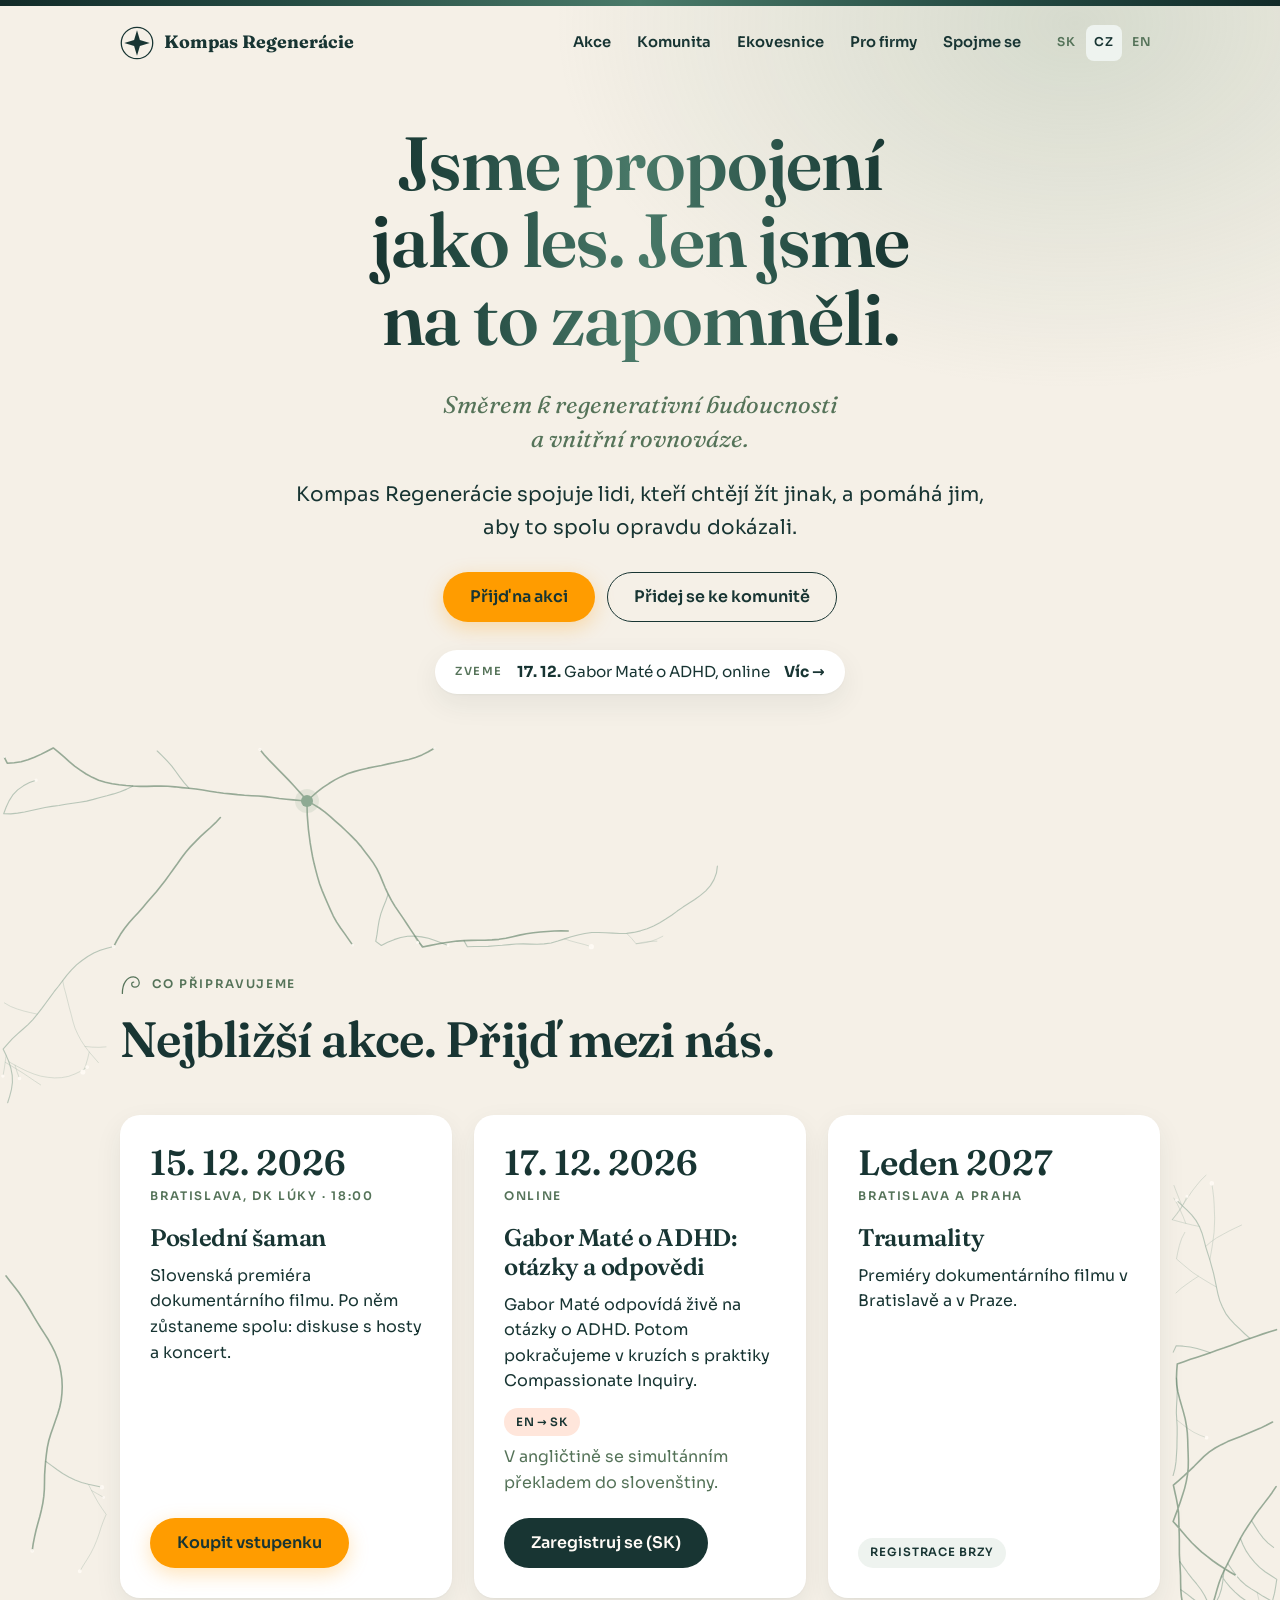
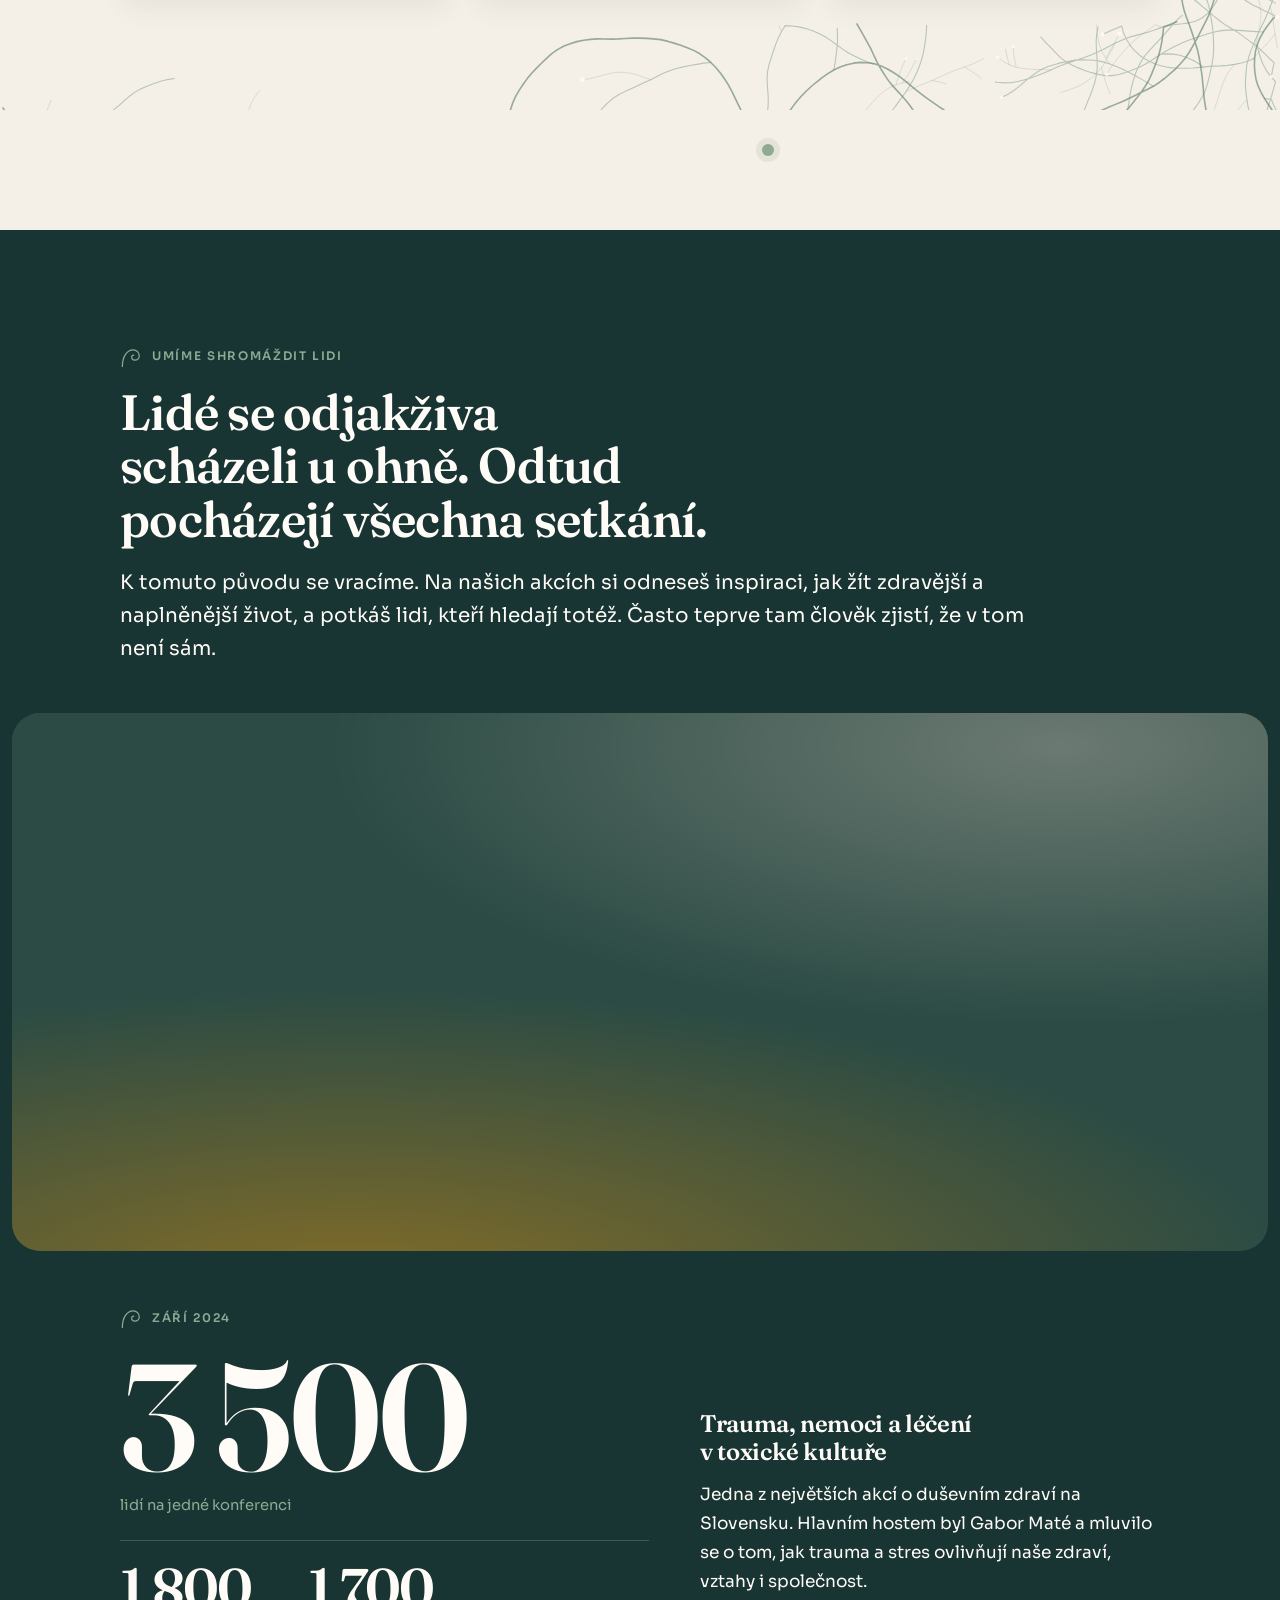
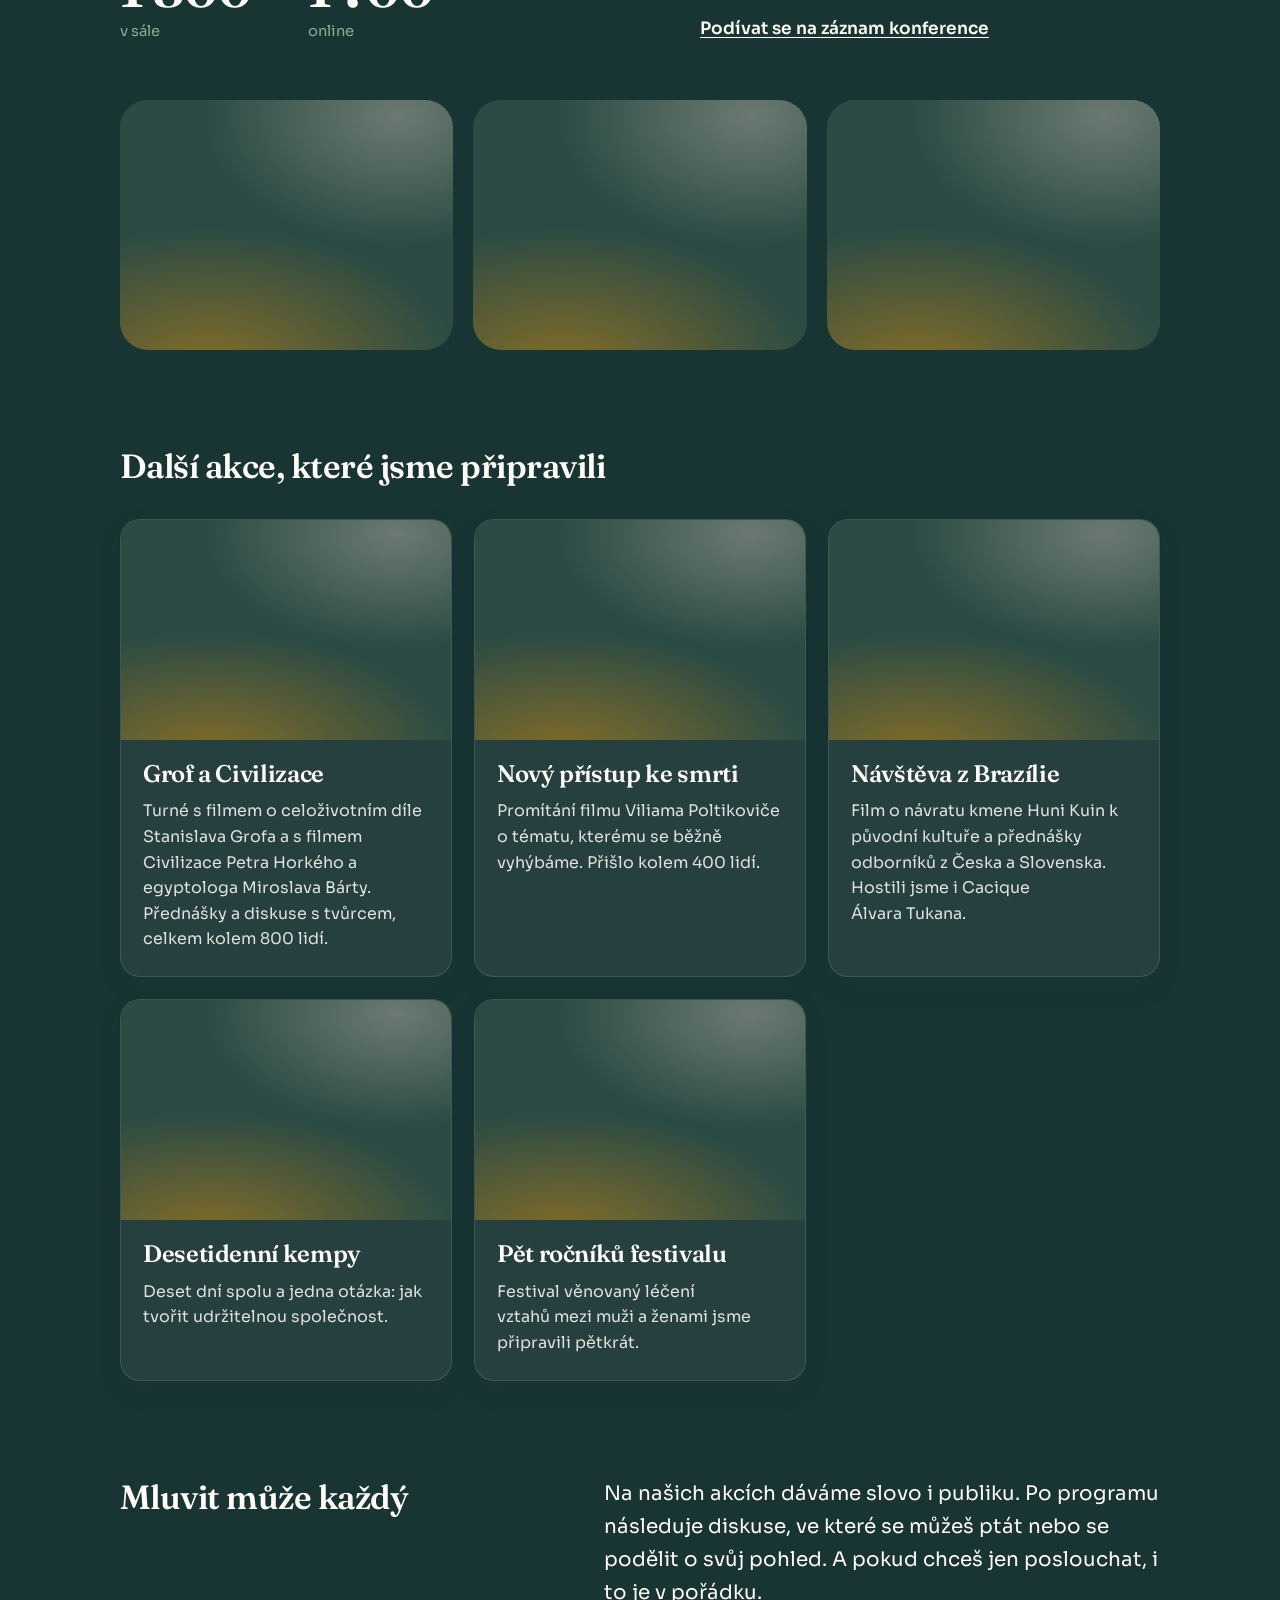
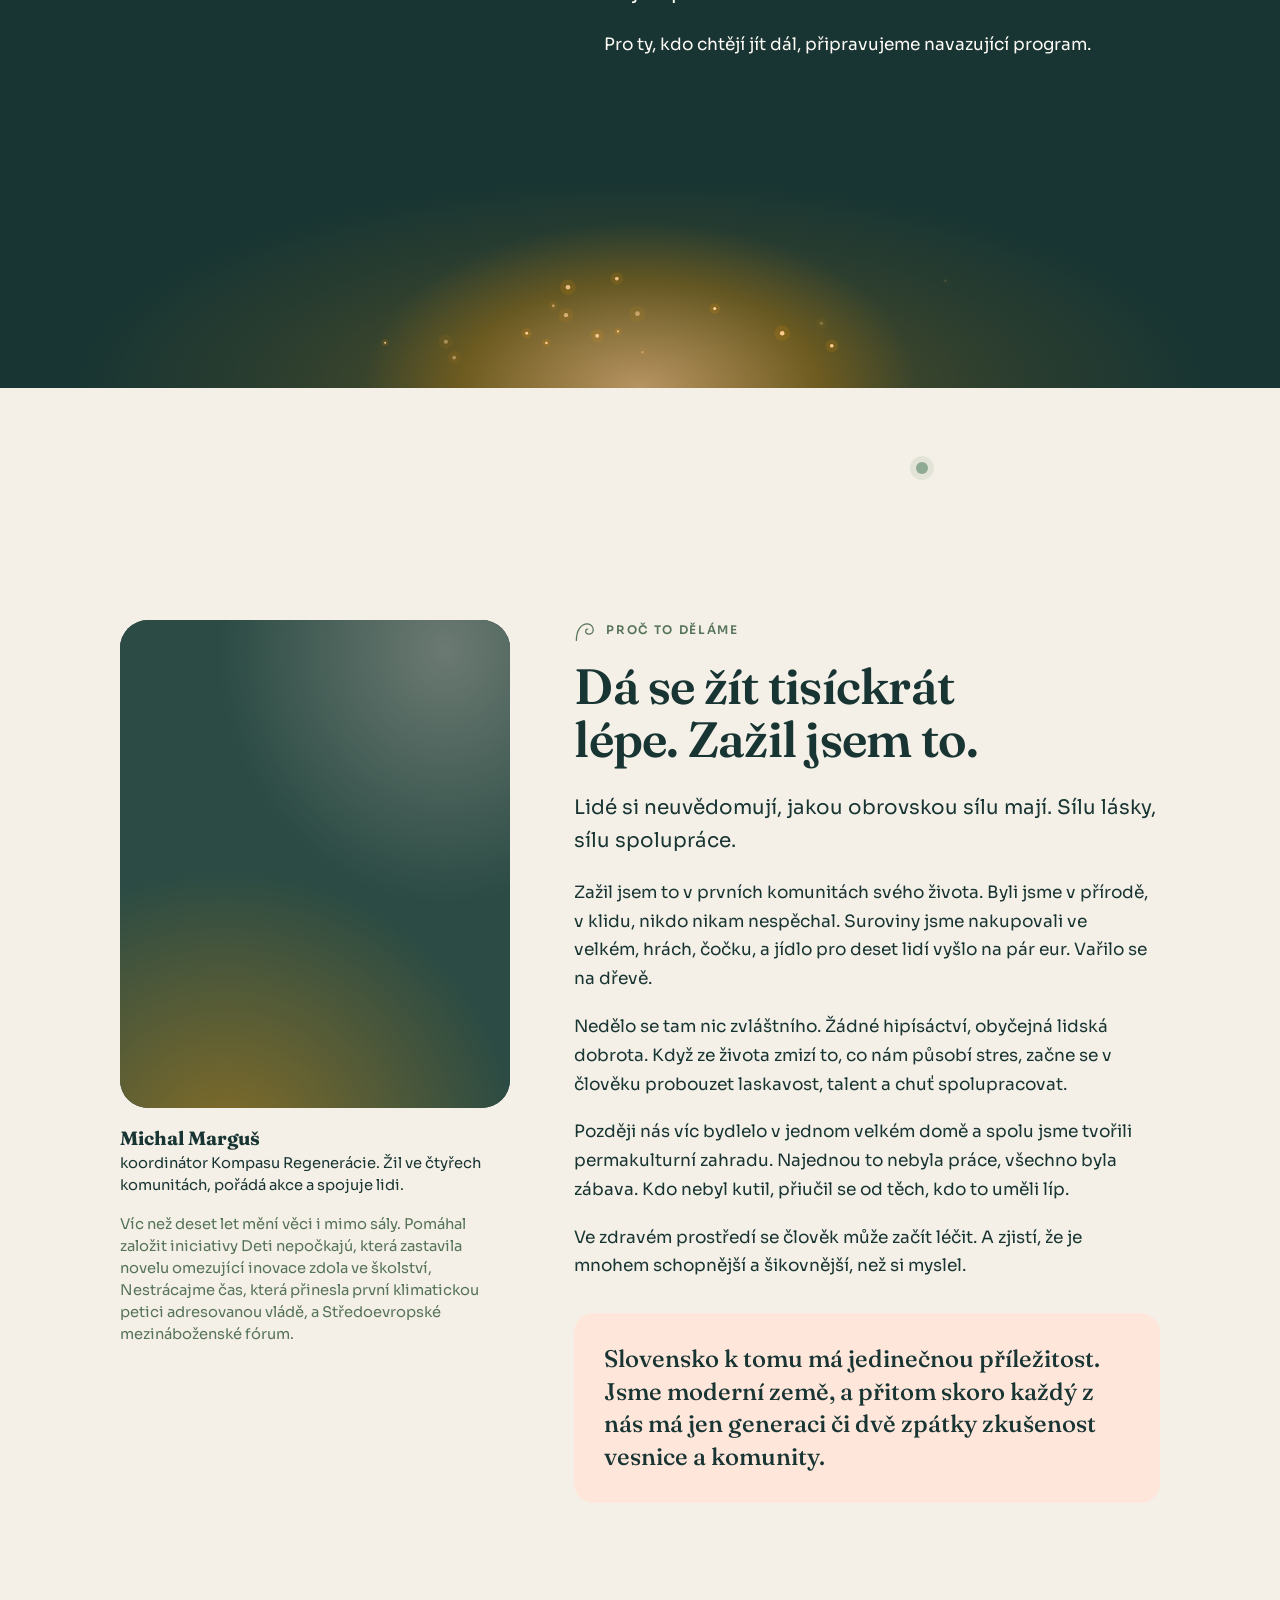
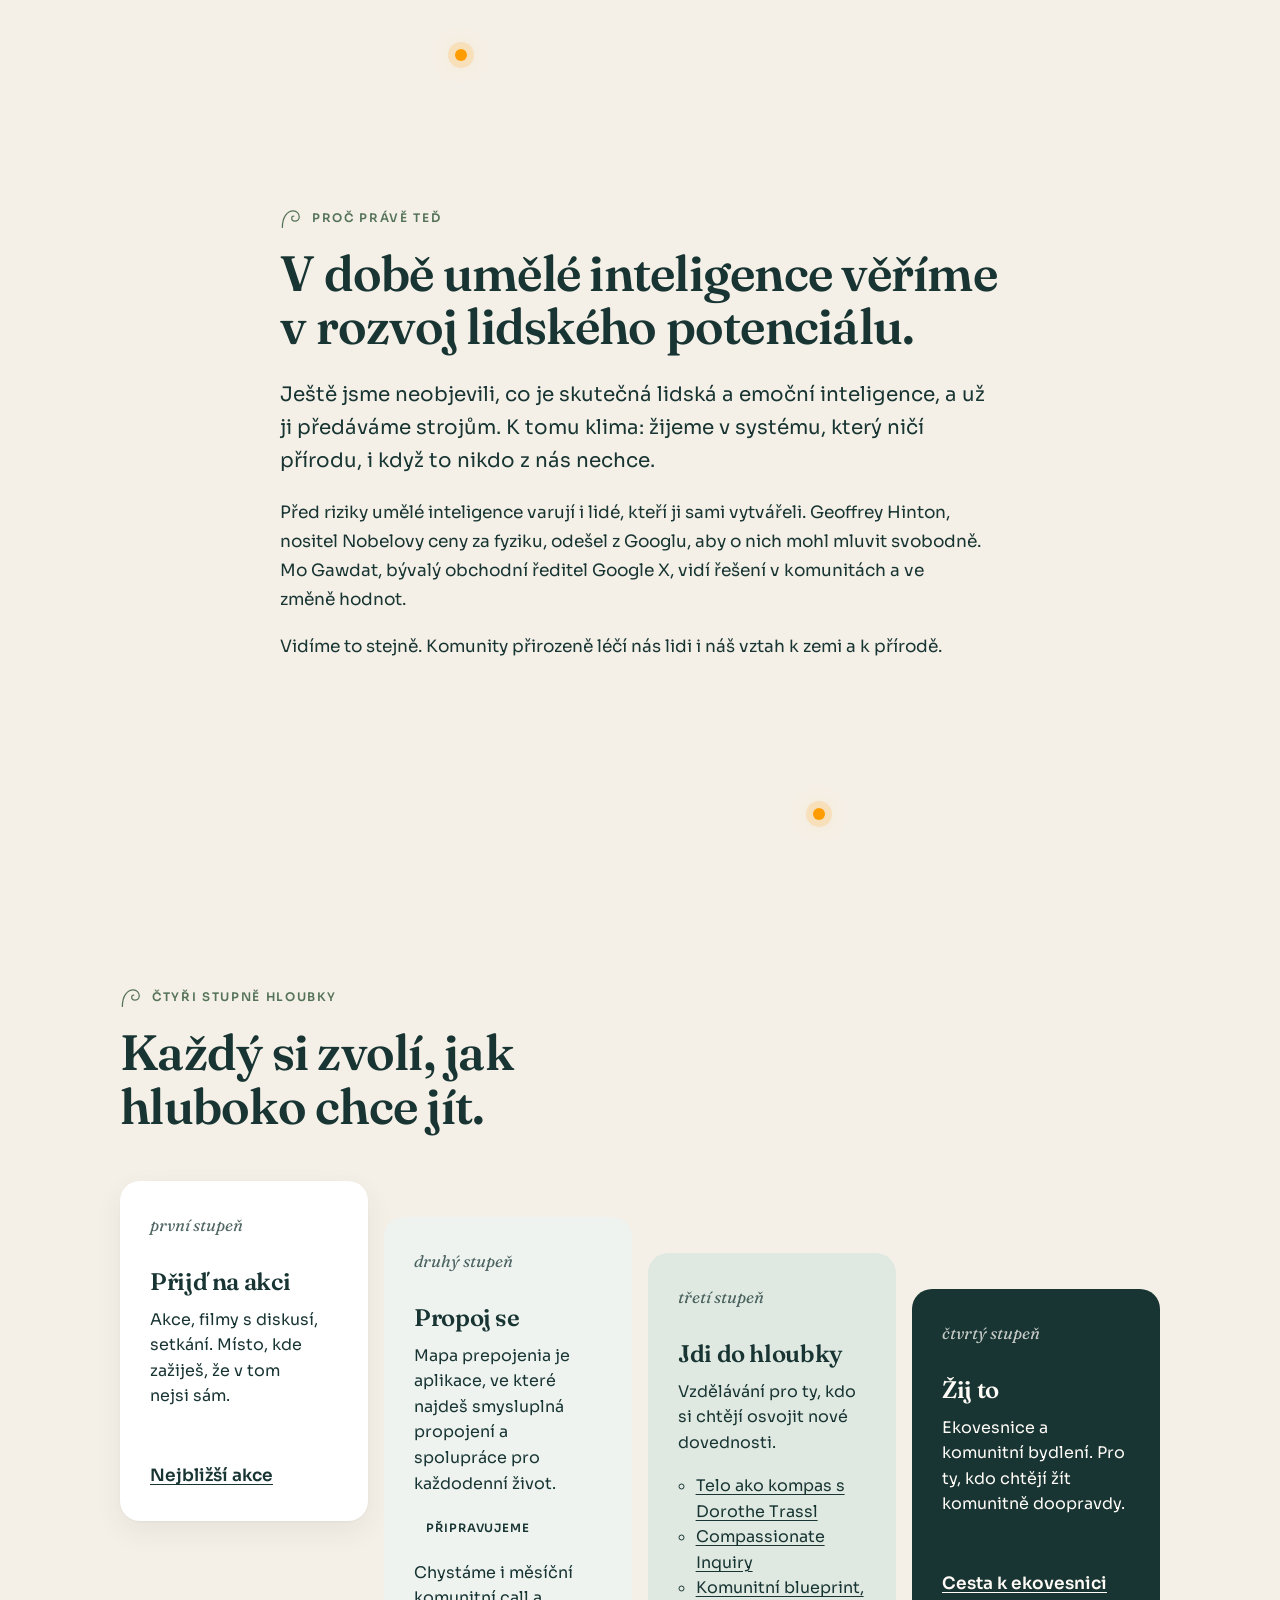
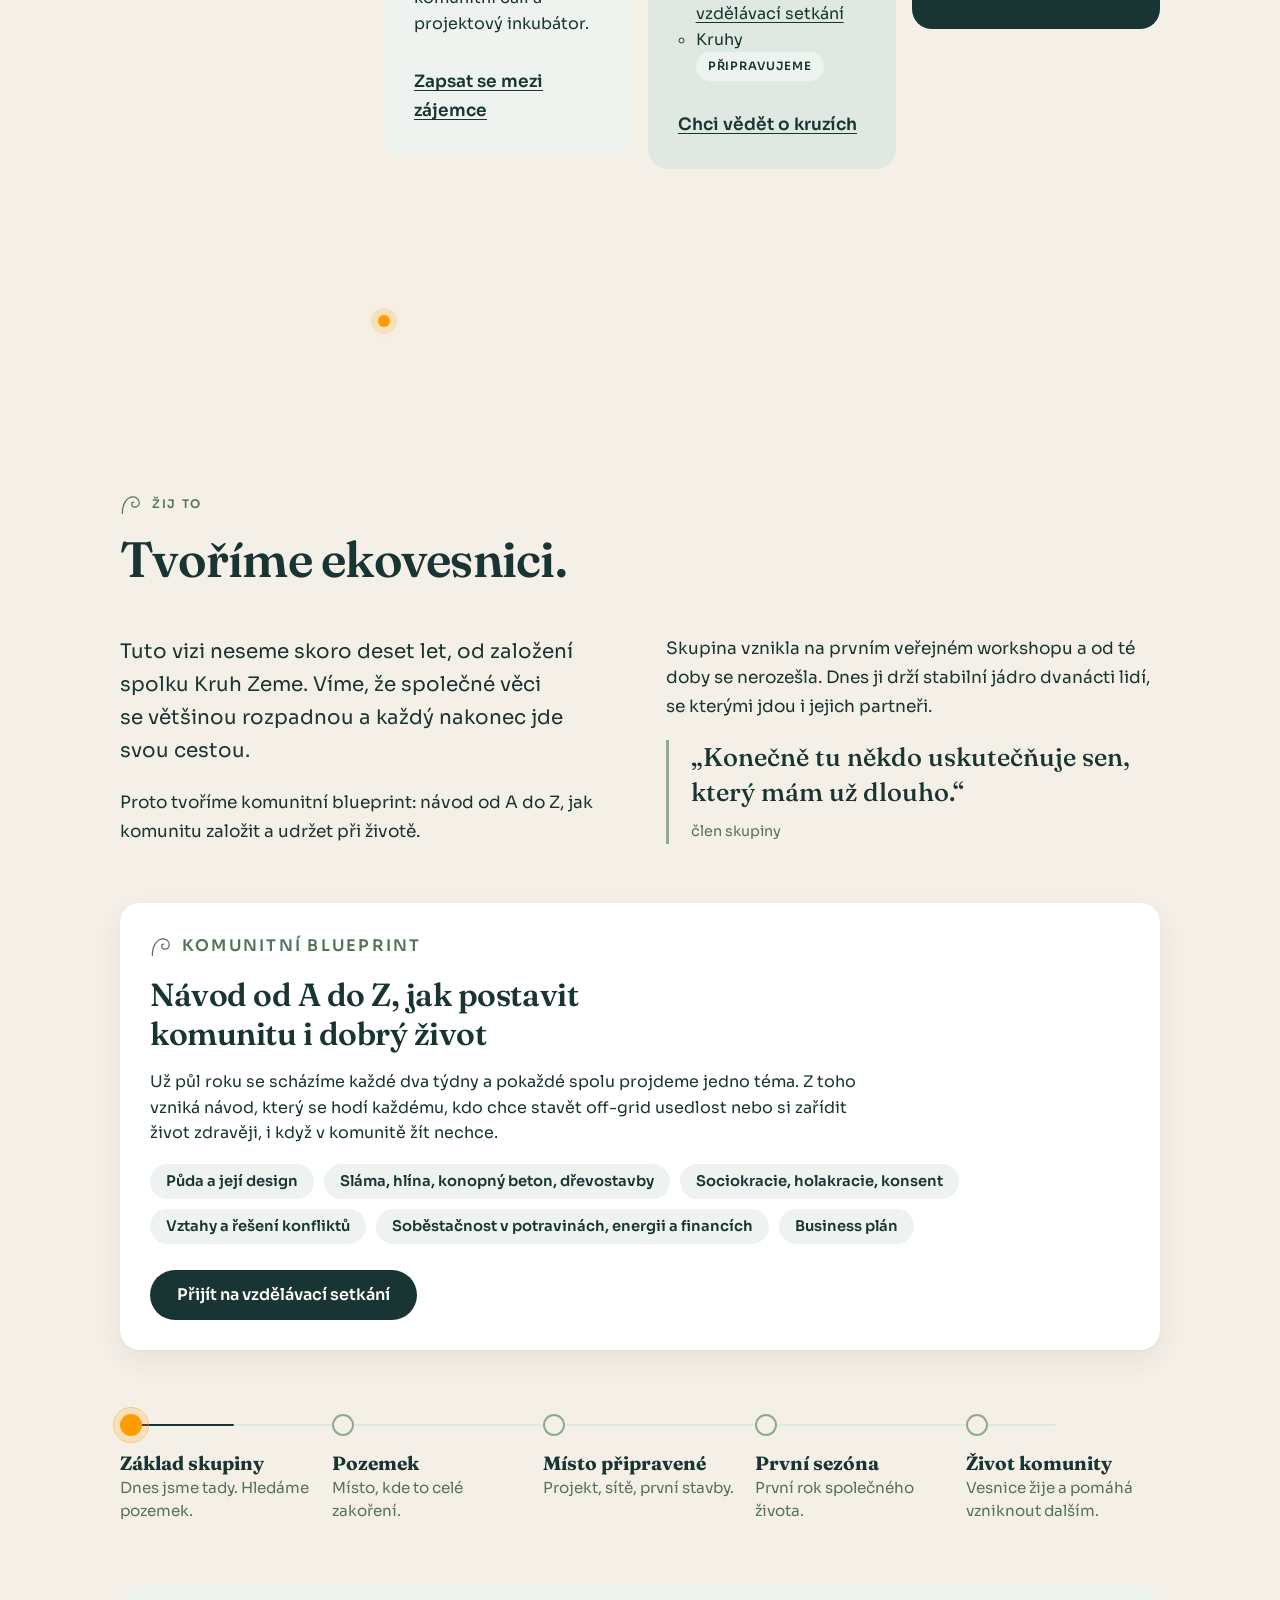
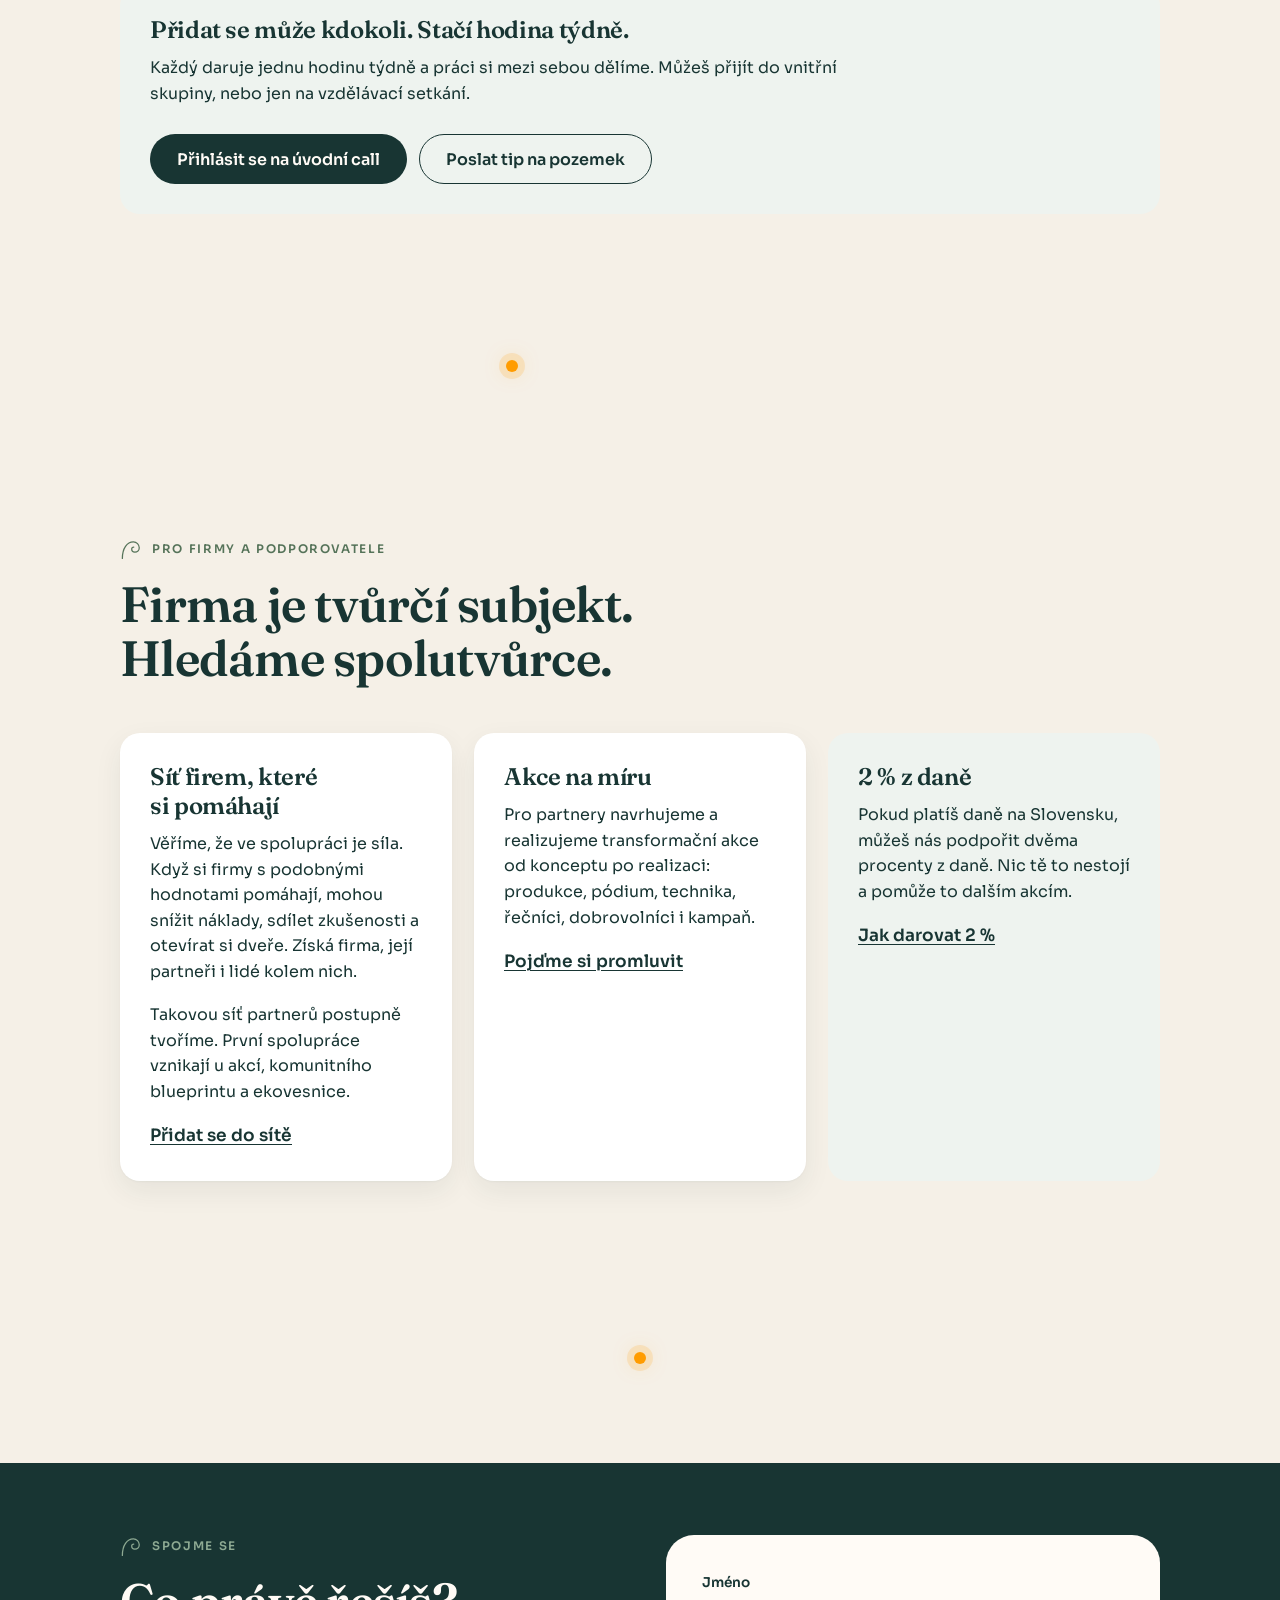
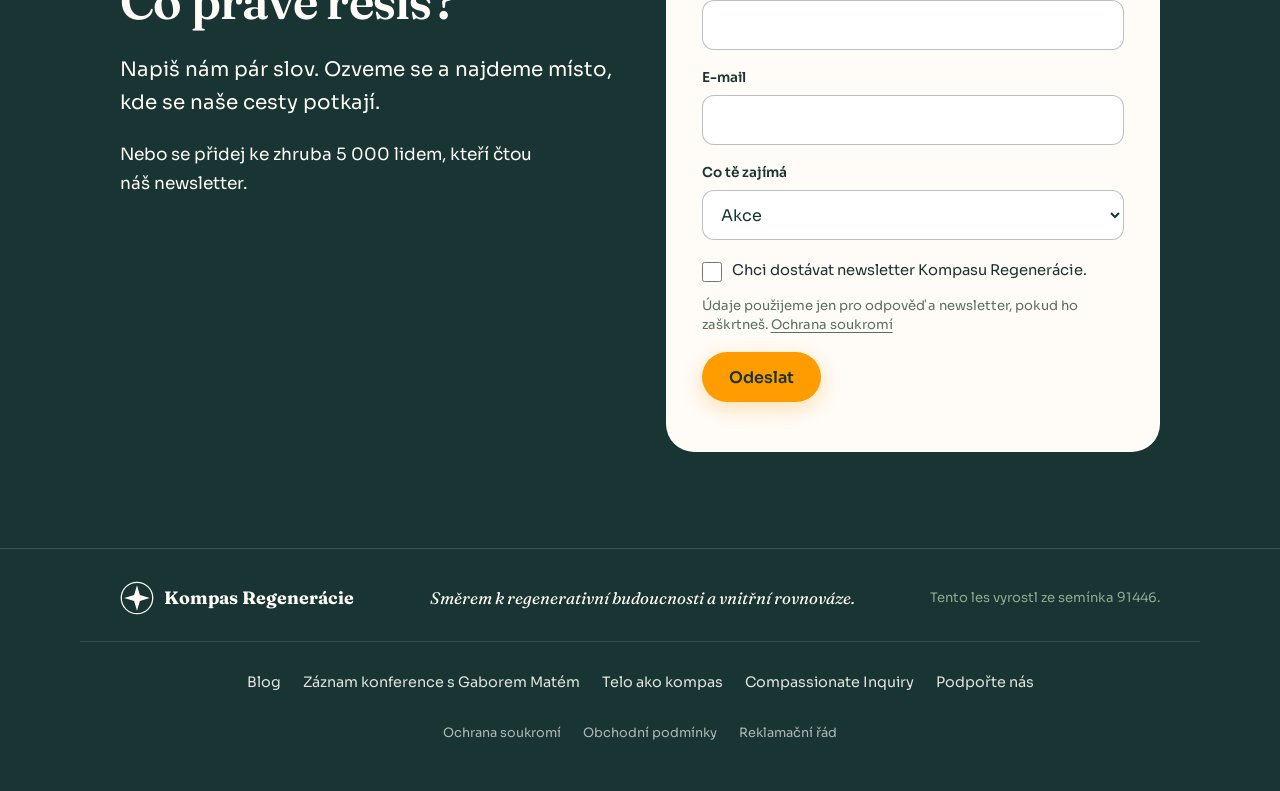
<file: cz/index.html>
<!DOCTYPE html>
<html lang="cs">
<head>
<meta charset="utf-8">
<meta name="viewport" content="width=device-width, initial-scale=1">
<title>Kompas Regenerácie – akce, komunita a ekovesnice</title>
<meta name="description" content="Kompas Regenerácie spojuje lidi, kteří chtějí žít jinak, a pomáhá jim, aby to spolu opravdu dokázali. Akce, vzdělávání, komunita a ekovesnice.">
<link rel="canonical" href="https://kompasregeneracie.sk/cz/">
<link rel="alternate" hreflang="sk" href="https://kompasregeneracie.sk/">
<link rel="alternate" hreflang="cs" href="https://kompasregeneracie.sk/cz/">
<link rel="alternate" hreflang="en" href="https://kompasregeneracie.sk/en/">
<link rel="alternate" hreflang="x-default" href="https://kompasregeneracie.sk/">
<meta name="theme-color" content="#fffbf6">
<link rel="icon" href="data:image/svg+xml,%3Csvg xmlns='http://www.w3.org/2000/svg' viewBox='0 0 40 40'%3E%3Ccircle cx='20' cy='20' r='18.5' fill='%23fffbf6' stroke='%23183533' stroke-width='1.5'/%3E%3Cpath d='M20 5l3.4 11.6L35 20l-11.6 3.4L20 35l-3.4-11.6L5 20l11.6-3.4z' fill='%23183533'/%3E%3C/svg%3E">
<meta property="og:type" content="website">
<meta property="og:locale" content="cs_CZ">
<meta property="og:site_name" content="Kompas Regenerácie">
<meta property="og:url" content="https://kompasregeneracie.sk/cz/">
<meta property="og:title" content="Kompas Regenerácie – jsme propojení jako les">
<meta property="og:description" content="Spojujeme lidi, kteří chtějí žít jinak, a pomáháme jim, aby to spolu opravdu dokázali. Akce, vzdělávání, komunita a ekovesnice.">
<!-- og:image doplniť, keď budú fotky: <meta property="og:image" content="https://kompasregeneracie.sk/obrazky/zdielanie.jpg"> (1200 × 630 px) -->
<meta name="twitter:card" content="summary_large_image">
<script type="application/ld+json">{"@context":"https://schema.org","@type":"Organization","name":"Kompas Regenerácie","url":"https://kompasregeneracie.sk/cz/","slogan":"Směrem k regenerativní budoucnosti a vnitřní rovnováze."}</script>
<script>document.documentElement.classList.add('js')</script>
<link rel="preconnect" href="https://fonts.googleapis.com">
<link rel="preconnect" href="https://fonts.gstatic.com" crossorigin>
<link href="https://fonts.googleapis.com/css2?family=Fraunces:ital,opsz,wght@0,9..144,400..700;1,9..144,400..600&family=Sora:wght@400;600;700&display=swap" rel="stylesheet">
<!--
  ÚVODNÁ STRÁNKA · kompasregeneracie.sk
  Slovenská verzia je zdroj. Českú (cz/) a anglickú (en/) vyrobí: python3 tools/preklad.py
  Štýly: assets/kompas.css, živá vrstva: assets/kompas.js. Bez knižníc.
  Živé komponenty sú v kóde oddelené komentármi "KOMPONENT: ...".
  Alternatívy úvodnej vety (Michal môže vymeniť):
    A (použitá ako nadpis): „Jsme propojení jako les. Jen jsme na to zapomněli.“
    B (použitá ako podnadpis): „Kompas Regenerácie spája ľudí, ktorí chcú žiť inak, a pomáha im, aby to spolu naozaj dokázali.“
    C (použitá ako nadpis sekcie Prečo práve teraz): „V dobe umelej inteligencie veríme v rozvoj ľudského potenciálu.“
  Miesta označené triedou .doplnit čakajú na údaj od Michala.
-->
<link rel="stylesheet" href="../assets/kompas.css?v=0a256cd4">
</head>
<body>
<div class="pasik-hore" aria-hidden="true"></div>
<a class="preskoc" href="#obsah">Přeskočit na obsah</a>

<!-- KOMPONENT: PODHUBIE · jediný canvas pre celú stránku, hneď za <body> -->
<canvas id="podhubie" class="dych-jas" aria-hidden="true"></canvas>

<header class="hlavicka" data-ticho>
  <div class="obal">
    <a class="logo" href="./" aria-label="Kompas Regenerácie, domů">
      <!-- zástupná značka, Miško vloží originál loga -->
      <svg viewBox="0 0 40 40" aria-hidden="true"><circle cx="20" cy="20" r="18.5" fill="none" stroke="currentColor" stroke-width="1.5"/><path d="M20 5l3.4 11.6L35 20l-11.6 3.4L20 35l-3.4-11.6L5 20l11.6-3.4z" fill="currentColor"/></svg>
      Kompas Regenerácie
    </a>
    <div class="hlavicka__prava">
      <nav class="menu" aria-label="Hlavní menu">
        <a href="#pripravujeme">Akce</a>
        <a href="#hlbka">Komunita</a>
        <a href="#ekodedina">Ekovesnice</a>
        <a href="#firmy">Pro firmy</a>
        <a class="menu__hlavny" href="#spojme-sa">Spojme se</a>
      </nav>
      <!--JAZYKY--><nav class="jazyky" aria-label="Jazyk"><a href="../" lang="sk" hreflang="sk">SK</a><a href="./" lang="cs" hreflang="cs" aria-current="page">CZ</a><a href="../en/" lang="en" hreflang="en">EN</a></nav><!--/JAZYKY-->
      <!-- MOBIL: ikonka jazyka vedľa burgera, po ťuknutí ukáže SK / CZ / EN -->
      <div class="jazyk-volba">
        <button class="jazyk-tl" type="button" aria-expanded="false" aria-controls="jazyk-panel" aria-label="Jazyk: čeština"><svg viewBox="0 0 24 24" aria-hidden="true"><circle cx="12" cy="12" r="8.5" fill="none" stroke="currentColor" stroke-width="1.5"/><path d="M3.5 12h17M12 3.5c2.4 2.4 3.6 5.2 3.6 8.5s-1.2 6.1-3.6 8.5M12 3.5C9.6 5.9 8.4 8.7 8.4 12s1.2 6.1 3.6 8.5" fill="none" stroke="currentColor" stroke-width="1.5"/></svg></button>
        <div class="jazyk-panel" id="jazyk-panel" hidden><!--JAZYKY--><nav class="jazyky" aria-label="Jazyk"><a href="../" lang="sk" hreflang="sk">SK</a><a href="./" lang="cs" hreflang="cs" aria-current="page">CZ</a><a href="../en/" lang="en" hreflang="en">EN</a></nav><!--/JAZYKY--></div>
      </div>
      <button class="menu-tl" type="button" aria-expanded="false" aria-controls="mobilne-menu" aria-label="Menu"><span></span><span></span><span></span></button>
    </div>
  </div>
  <!-- MOBILNÉ MENU · vysúva sa spod hlavičky po ťuknutí na tri čiarky -->
  <div class="mobilne-menu" id="mobilne-menu" hidden>
    <nav aria-label="Hlavní menu">
      <a href="#pripravujeme">Akce</a>
      <a href="#hlbka">Komunita</a>
      <a href="#ekodedina">Ekovesnice</a>
      <a href="#firmy">Pro firmy</a>
      <a href="#spojme-sa">Spojme se</a>
    </nav>
    <a class="tl tl--hlavne" href="#pripravujeme">Přijď na akci</a>
  </div>
</header>

<main id="obsah">

<!-- ===================== 1 · ÚVOD ===================== -->
<section class="uvod" data-ticho aria-labelledby="n-uvod">
  <div class="obal obal--uzky">
    <h1 id="n-uvod">Jsme propojení jako les. Jen jsme na to zapomněli.</h1>
    <p class="tagline">Směrem k&nbsp;regenerativní budoucnosti a&nbsp;vnitřní rovnováze.</p>
    <p class="uvodny">Kompas Regenerácie spojuje lidi, kteří chtějí žít jinak, a pomáhá jim, aby to spolu opravdu dokázali.</p>
    <div class="tlacidla">
      <a class="tl tl--hlavne" href="#pripravujeme">Přijď na akci</a>
      <a class="tl tl--druhe" href="#spojme-sa" data-tema="komunita">Přidej se ke komunitě</a>
    </div>
    <!-- POZÝVAME · pásik s jedným hlavným podujatím; keď nič nie je v pláne, celý odstrániť -->
    <a class="najblizsie" href="../gabor-qa/">
      <span class="najblizsie__stitok">Zveme</span>
      <span class="najblizsie__text"><strong>17. 12.</strong> Gabor Maté o ADHD, online</span>
      <span class="najblizsie__akcia">Víc →</span>
    </a>
  </div>
</section>

<div class="pas" aria-hidden="true"><span class="uzol dych-jas" style="--x:24%"></span></div>

<!-- ===================== 3 · PRIPRAVUJEME ===================== -->
<section class="sekcia" id="pripravujeme" aria-labelledby="n-pripravujeme">
  <div class="obal">
    <div class="hlava" data-rast>
      <p class="stitok">Co připravujeme</p>
      <h2 id="n-pripravujeme">Nejbližší akce. Přijď mezi nás.</h2>
    </div>
    <div class="mriezka" data-rast="skupina">
      <article class="karta podujatie">
        <span class="termin">15. 12. 2026</span>
        <span class="termin-miesto">Bratislava, DK Lúky · 18:00</span>
        <h3>Poslední šaman</h3>
        <p>Slovenská premiéra dokumentárního filmu. Po něm zůstaneme spolu: diskuse s hosty a koncert.</p>
        <a class="tl tl--hlavne" href="https://www.inviton.eu/e-22999/posledny-saman-slovenska-premiera-s-diskusiou-a-koncertom" target="_blank" rel="noopener">Koupit vstupenku</a>
      </article>
      <article class="karta podujatie">
        <span class="termin">17. 12. 2026</span>
        <span class="termin-miesto">Online</span>
        <h3>Gabor Maté o ADHD: otázky a odpovědi</h3>
        <p>Gabor Maté odpovídá živě na otázky o ADHD. Potom pokračujeme v kruzích s praktiky Compassionate Inquiry.</p>
        <p class="preklad-info"><span class="cip">EN → SK</span> V angličtině se simultánním překladem do slovenštiny.</p>
        <a class="tl tl--tmave" href="../gabor-qa/">Zaregistruj se (SK)</a>
      </article>
      <article class="karta podujatie">
        <span class="termin">Leden 2027</span>
        <span class="termin-miesto">Bratislava a Praha</span>
        <h3>Traumality</h3>
        <p>Premiéry dokumentárního filmu v Bratislavě a v Praze.</p>
        <!-- REGISTRÁCIA: keď bude odkaz, nahradiť riadok nižšie týmto: <a class="tl tl--tmave" href="ODKAZ">Registrovať sa</a> -->
        <span class="cip cip--coskoro">Registrace brzy</span>
      </article>
    </div>
  </div>
</section>

<div class="pas" aria-hidden="true"><span class="uzol dych-jas" style="--x:60%"></span></div>

<!-- ===================== 2 · OHEŇ ===================== -->
<section class="sekcia tma ohen" id="podujatia" data-tma aria-labelledby="n-ohen" style="padding-top:clamp(56px,8vw,96px)">
  <div class="obal">
    <div class="hlava" data-rast>
      <p class="stitok">Umíme shromáždit lidi</p>
      <h2 id="n-ohen">Lidé se odjakživa scházeli u ohně. Odtud pocházejí všechna setkání.</h2>
      <p class="uvodny">K tomuto původu se vracíme. Na našich akcích si odneseš inspiraci, jak žít zdravější a naplněnější život, a potkáš lidi, kteří hledají totéž. Často teprve tam člověk zjistí, že v tom není sám.</p>
    </div>
  </div>

  <figure class="foto foto--sala">
    <div class="foto__obraz" role="img" aria-label="Plný sál na konferenci s Gaborem Matém, září 2024"></div>
    <figcaption class="foto__popis">Fotka: plná sála, 1 800 ľudí</figcaption>
  </figure>

  <div class="obal">
    <div class="pribeh" data-rast="skupina">
      <div>
        <p class="stitok">Září 2024</p>
        <span class="cislo cislo--velke">3 500</span>
        <span class="cislo-popis">lidí na jedné konferenci</span>
        <div class="cisla">
          <div><span class="cislo cislo--male">1 800</span><span>v sále</span></div>
          <div><span class="cislo cislo--male">1 700</span><span>online</span></div>
        </div>
      </div>
      <div>
        <h3>Trauma, nemoci a&nbsp;léčení v&nbsp;toxické kultuře</h3>
        <p style="margin-top:14px">Jedna z největších akcí o duševním zdraví na Slovensku. Hlavním hostem byl Gabor Maté a mluvilo se o tom, jak trauma a stres ovlivňují naše zdraví, vztahy i společnost.</p>
        <p><a class="odkaz" href="https://kompasregeneracie.sk/gabor-mate/">Podívat se na záznam konference</a></p>
      </div>
    </div>

    <div class="trojica">
      <figure class="foto"><div class="foto__obraz" role="img" aria-label="Gabor Maté na pódiu"></div><figcaption class="foto__popis">Fotka: Gabor na pódiu</figcaption></figure>
      <figure class="foto"><div class="foto__obraz" role="img" aria-label="Lidé v rozhovoru během přestávky"></div><figcaption class="foto__popis">Fotka: ľudia v rozhovore</figcaption></figure>
      <figure class="foto"><div class="foto__obraz" role="img" aria-label="Atmosféra v sále"></div><figcaption class="foto__popis">Fotka: atmosféra</figcaption></figure>
    </div>

    <h3 class="podnadpis" data-rast>Další akce, které jsme připravili</h3>
    <div class="mriezka ohne" data-rast="skupina" tabindex="0" role="group" aria-label="Další akce">
      <article class="karta">
        <figure class="foto"><div class="foto__obraz" role="img" aria-label="Promítání filmu o Stanislavu Grofovi"></div><figcaption class="foto__popis">Fotka: turné Grof a Civilizácia</figcaption></figure>
        <div class="karta__telo"><h3>Grof a Civilizace</h3><p>Turné s filmem o celoživotním díle Stanislava Grofa a s filmem Civilizace Petra Horkého a egyptologa Miroslava Bárty. Přednášky a diskuse s tvůrcem, celkem kolem 800 lidí.</p></div>
      </article>
      <article class="karta">
        <figure class="foto"><div class="foto__obraz" role="img" aria-label="Diskuse po filmu Viliama Poltikoviče"></div><figcaption class="foto__popis">Fotka: Poltikovič</figcaption></figure>
        <div class="karta__telo"><h3>Nový přístup ke smrti</h3><p>Promítání filmu Viliama Poltikoviče o tématu, kterému se běžně vyhýbáme. Přišlo kolem 400 lidí.</p></div>
      </article>
      <article class="karta">
        <figure class="foto"><div class="foto__obraz" role="img" aria-label="Hosté z kmene Huni Kuin"></div><figcaption class="foto__popis">Fotka: Huni Kuin</figcaption></figure>
        <div class="karta__telo"><h3>Návštěva z Brazílie</h3><p>Film o návratu kmene Huni Kuin k původní kultuře a přednášky odborníků z Česka a Slovenska. Hostili jsme i Cacique Álvara Tukana.</p></div>
      </article>
      <article class="karta">
        <figure class="foto"><div class="foto__obraz" role="img" aria-label="Účastníci desetidenního kempu"></div><figcaption class="foto__popis">Fotka: kemp</figcaption></figure>
        <div class="karta__telo"><h3>Desetidenní kempy</h3><p>Deset dní spolu a jedna otázka: jak tvořit udržitelnou společnost.</p></div>
      </article>
      <article class="karta">
        <figure class="foto"><div class="foto__obraz" role="img" aria-label="Festival o vztazích mezi muži a ženami"></div><figcaption class="foto__popis">Fotka: festival</figcaption></figure>
        <div class="karta__telo"><h3>Pět ročníků festivalu</h3><p>Festival věnovaný léčení vztahů mezi muži a ženami jsme připravili pětkrát.</p></div>
      </article>
    </div>

    <div class="ako" data-rast="skupina">
      <h3>Mluvit může každý</h3>
      <div>
        <p class="uvodny">Na našich akcích dáváme slovo i publiku. Po programu následuje diskuse, ve které se můžeš ptát nebo se podělit o svůj pohled. A pokud chceš jen poslouchat, i to je v pořádku.</p>
        <p>Pro ty, kdo chtějí jít dál, připravujeme navazující program.</p>
      </div>
    </div>
  </div>

  <!-- KOMPONENT: OHEŇ -->
  <div class="ohnisko" data-ohen aria-hidden="true"><canvas></canvas></div>
</section>

<div class="pas" aria-hidden="true"><span class="uzol dych-jas" style="--x:72%"></span></div>

<!-- ===================== 4 · PREČO TO ROBÍME (+ kto za tým stojí) ===================== -->
<section class="sekcia" id="preco" aria-labelledby="n-preco">
  <div class="obal preco">
    <div class="preco__foto" data-rast>
      <figure class="foto"><div class="foto__obraz" role="img" aria-label="Michal Marguš, koordinátor Kompasu Regenerácie"></div><figcaption class="foto__popis">Fotka: Michal</figcaption></figure>
      <p class="podpis"><strong>Michal Marguš</strong>koordinátor Kompasu Regenerácie. Žil ve čtyřech komunitách, pořádá akce a spojuje lidi.</p>
      <p class="podpis podpis--cesta">Víc než deset let mění věci i mimo sály. Pomáhal založit iniciativy Deti nepočkajú, která zastavila novelu omezující inovace zdola ve školství, Nestrácajme čas, která přinesla první klimatickou petici adresovanou vládě, a Středoevropské mezináboženské fórum.</p>
    </div>
    <div data-rast>
      <p class="stitok">Proč to děláme</p>
      <h2 id="n-preco">Dá se žít tisíckrát lépe. Zažil jsem to.</h2>
      <p class="uvodny" style="margin-top:24px">Lidé si neuvědomují, jakou obrovskou sílu mají. Sílu lásky, sílu spolupráce.</p>
      <p>Zažil jsem to v prvních komunitách svého života. Byli jsme v přírodě, v klidu, nikdo nikam nespěchal. Suroviny jsme nakupovali ve velkém, hrách, čočku, a jídlo pro deset lidí vyšlo na pár eur. Vařilo se na dřevě.</p>
      <p>Nedělo se tam nic zvláštního. Žádné hipísáctví, obyčejná lidská dobrota. Když ze života zmizí to, co nám působí stres, začne se v člověku probouzet laskavost, talent a chuť spolupracovat.</p>
      <p>Později nás víc bydlelo v jednom velkém domě a spolu jsme tvořili permakulturní zahradu. Najednou to nebyla práce, všechno byla zábava. Kdo nebyl kutil, přiučil se od těch, kdo to uměli líp.</p>
      <p>Ve zdravém prostředí se člověk může začít léčit. A zjistí, že je mnohem schopnější a šikovnější, než si myslel.</p>
      <div class="karta karta--broskyna">
        <p class="citat">Slovensko k tomu má jedinečnou příležitost. Jsme moderní země, a přitom skoro každý z nás má jen generaci či dvě zpátky zkušenost vesnice a komunity.</p>
      </div>
    </div>
  </div>
</section>

<div class="pas" aria-hidden="true"><span class="uzol dych-jas" style="--x:36%"></span></div>

<!-- ===================== 5 · PREČO PRÁVE TERAZ ===================== -->
<section class="sekcia" id="teraz" aria-labelledby="n-teraz">
  <div class="obal obal--uzky" data-rast>
    <p class="stitok">Proč právě teď</p>
    <h2 id="n-teraz">V&nbsp;době umělé inteligence věříme v&nbsp;rozvoj lidského potenciálu.</h2>
    <p class="uvodny" style="margin-top:24px">Ještě jsme neobjevili, co je skutečná lidská a emoční inteligence, a už ji předáváme strojům. K tomu klima: žijeme v systému, který ničí přírodu, i když to nikdo z nás nechce.</p>
    <p>Před riziky umělé inteligence varují i lidé, kteří ji sami vytvářeli. Geoffrey Hinton, nositel Nobelovy ceny za fyziku, odešel z Googlu, aby o nich mohl mluvit svobodně. Mo Gawdat, bývalý obchodní ředitel Google X, vidí řešení v komunitách a ve změně hodnot.</p>
    <p>Vidíme to stejně. Komunity přirozeně léčí nás lidi i náš vztah k zemi a k přírodě.</p>
  </div>
</section>

<div class="pas" aria-hidden="true"><span class="uzol dych-jas" style="--x:64%"></span></div>

<!-- ===================== 6 · STUPNE HĹBKY ===================== -->
<section class="sekcia" id="hlbka" aria-labelledby="n-hlbka">
  <div class="obal">
    <div class="hlava" data-rast>
      <p class="stitok">Čtyři stupně hloubky</p>
      <h2 id="n-hlbka">Každý si zvolí, jak hluboko chce jít.</h2>
    </div>
    <ol class="stupne" data-rast="skupina">
      <li class="karta">
        <span class="poradie">první stupeň</span>
        <h3>Přijď na akci</h3>
        <p>Akce, filmy s diskusí, setkání. Místo, kde zažiješ, že v tom nejsi sám.</p>
        <a class="odkaz" href="#pripravujeme">Nejbližší akce</a>
      </li>
      <li class="karta karta--salvia">
        <span class="poradie">druhý stupeň</span>
        <h3>Propoj se</h3>
        <p>Mapa prepojenia je aplikace, ve které najdeš smysluplná propojení a spolupráce pro každodenní život.</p>
        <p><span class="cip">Připravujeme</span></p>
        <p>Chystáme i měsíční komunitní call a projektový inkubátor.</p>
        <a class="odkaz" href="#spojme-sa" data-tema="komunita">Zapsat se mezi zájemce</a>
      </li>
      <li class="karta karta--hlbsia">
        <span class="poradie">třetí stupeň</span>
        <h3>Jdi do hloubky</h3>
        <p>Vzdělávání pro ty, kdo si chtějí osvojit nové dovednosti.</p>
        <ul>
          <li><a href="https://kompasregeneracie.sk/telo-ako-kompas/">Telo ako kompas s Dorothe Trassl</a></li>
          <li><a href="https://kompasregeneracie.sk/projekty/compassionate-inquiry/">Compassionate Inquiry</a></li>
          <li><a href="#blueprint">Komunitní blueprint, vzdělávací setkání</a></li>
          <li>Kruhy <span class="cip">Připravujeme</span></li>
        </ul>
        <a class="odkaz" href="#spojme-sa" data-tema="vzdelavanie">Chci vědět o kruzích</a>
      </li>
      <li class="karta karta--tmava">
        <span class="poradie">čtvrtý stupeň</span>
        <h3>Žij to</h3>
        <p>Ekovesnice a komunitní bydlení. Pro ty, kdo chtějí žít komunitně doopravdy.</p>
        <a class="odkaz" href="#ekodedina">Cesta k ekovesnici</a>
      </li>
    </ol>
  </div>
</section>

<div class="pas" aria-hidden="true"><span class="uzol dych-jas" style="--x:30%"></span></div>

<!-- ===================== 7 · EKODEDINA ===================== -->
<section class="sekcia" id="ekodedina" aria-labelledby="n-ekodedina">
  <div class="obal">
    <div class="hlava" data-rast>
      <p class="stitok">Žij to</p>
      <h2 id="n-ekodedina">Tvoříme ekovesnici.</h2>
    </div>
    <div class="dvojica" data-rast="skupina">
      <div>
        <p class="uvodny">Tuto vizi neseme skoro deset let, od založení spolku Kruh Zeme. Víme, že společné věci se většinou rozpadnou a každý nakonec jde svou cestou.</p>
        <p>Proto tvoříme komunitní blueprint: návod od A do Z, jak komunitu založit a udržet při životě.</p>
      </div>
      <div>
        <p>Skupina vznikla na prvním veřejném workshopu a od té doby se nerozešla. Dnes ji drží stabilní jádro dvanácti lidí, se kterými jdou i jejich partneři.</p>
        <blockquote class="clen">
          <p class="citat">„Konečně tu někdo uskutečňuje sen, který mám už dlouho.“</p>
          <footer>člen skupiny</footer>
        </blockquote>
      </div>
    </div>

    <!-- BLUEPRINT · témy sú štítky, Miško ich vo WordPresse pridá alebo uberie -->
    <div class="karta blueprint" id="blueprint" data-rast>
      <p class="stitok">Komunitní blueprint</p>
      <h3>Návod od A do Z, jak postavit komunitu i dobrý život</h3>
      <p class="uvodny">Už půl roku se scházíme každé dva týdny a pokaždé spolu projdeme jedno téma. Z toho vzniká návod, který se hodí každému, kdo chce stavět off-grid usedlost nebo si zařídit život zdravěji, i když v komunitě žít nechce.</p>
      <ul class="temy">
        <li>Půda a její design</li>
        <li>Sláma, hlína, konopný beton, dřevostavby</li>
        <li>Sociokracie, holakracie, konsent</li>
        <li>Vztahy a řešení konfliktů</li>
        <li>Soběstačnost v potravinách, energii a financích</li>
        <li>Business plán</li>
      </ul>
      <a class="tl tl--tmave" href="#spojme-sa" data-tema="vzdelavanie">Přijít na vzdělávací setkání</a>
    </div>

    <!-- KOMPONENT: CESTA · aktuálnu fázu prepne Miško číslom v data-faza (1 až 5) -->
    <ol class="cesta" data-faza="1" data-rast="skupina" aria-label="Cesta k ekovesnici po fázích">
      <li><span class="cesta__uzol" aria-hidden="true"></span><strong>Základ skupiny</strong><span>Dnes jsme tady. Hledáme pozemek.</span></li>
      <li><span class="cesta__uzol" aria-hidden="true"></span><strong>Pozemek</strong><span>Místo, kde to celé zakoření.</span></li>
      <li><span class="cesta__uzol" aria-hidden="true"></span><strong>Místo připravené</strong><span>Projekt, sítě, první stavby.</span></li>
      <li><span class="cesta__uzol" aria-hidden="true"></span><strong>První sezóna</strong><span>První rok společného života.</span></li>
      <li><span class="cesta__uzol" aria-hidden="true"></span><strong>Život komunity</strong><span>Vesnice žije a pomáhá vzniknout dalším.</span></li>
    </ol>

    <div class="karta karta--salvia" data-rast>
      <h3>Přidat se může kdokoli. Stačí hodina týdně.</h3>
      <p>Každý daruje jednu hodinu týdně a práci si mezi sebou dělíme. Můžeš přijít do vnitřní skupiny, nebo jen na vzdělávací setkání.</p>
      <div class="tlacidla">
        <a class="tl tl--tmave" href="#spojme-sa" data-tema="komunita">Přihlásit se na úvodní call</a>
        <a class="tl tl--druhe" href="#spojme-sa" data-tema="pozemok">Poslat tip na pozemek</a>
      </div>
    </div>
  </div>
</section>

<div class="pas" aria-hidden="true"><span class="uzol dych-jas" style="--x:40%"></span></div>

<!-- ===================== 9 · FIRMY A PODPOROVATELIA ===================== -->
<section class="sekcia" id="firmy" aria-labelledby="n-firmy">
  <div class="obal">
    <div class="hlava" data-rast>
      <p class="stitok">Pro firmy a podporovatele</p>
      <h2 id="n-firmy">Firma je tvůrčí subjekt. Hledáme spolutvůrce.</h2>
    </div>
    <div class="mriezka" data-rast="skupina">
      <article class="karta">
        <h3>Síť firem, které si pomáhají</h3>
        <p>Věříme, že ve spolupráci je síla. Když si firmy s podobnými hodnotami pomáhají, mohou snížit náklady, sdílet zkušenosti a otevírat si dveře. Získá firma, její partneři i lidé kolem nich.</p>
        <p>Takovou síť partnerů postupně tvoříme. První spolupráce vznikají u akcí, komunitního blueprintu a ekovesnice.</p>
        <a class="odkaz" href="#spojme-sa" data-tema="firma">Přidat se do sítě</a>
      </article>
      <article class="karta">
        <h3>Akce na míru</h3>
        <p>Pro partnery navrhujeme a realizujeme transformační akce od konceptu po realizaci: produkce, pódium, technika, řečníci, dobrovolníci i kampaň.</p>
        <a class="odkaz" href="#spojme-sa" data-tema="firma">Pojďme si promluvit</a>
      </article>
      <article class="karta karta--salvia">
        <h3>2 % z daně</h3>
        <p>Pokud platíš daně na Slovensku, můžeš nás podpořit dvěma procenty z daně. Nic tě to nestojí a pomůže to dalším akcím.</p>
        <a class="odkaz" href="https://kompasregeneracie.sk/podporte-nas/">Jak darovat 2 %</a>
      </article>
    </div>
  </div>
</section>

<div class="pas pas--vysoky" aria-hidden="true"><span class="uzol dych-jas" style="--x:50%"></span></div>

<!-- ===================== 10 · SPOJME SA ===================== -->
<section class="sekcia tma spojme" id="spojme-sa" data-tma aria-labelledby="n-spojme">
  <div class="obal dvojica">
    <div data-rast>
      <p class="stitok">Spojme se</p>
      <h2 id="n-spojme">Co právě řešíš?</h2>
      <p class="uvodny" style="margin-top:24px">Napiš nám pár slov. Ozveme se a najdeme místo, kde se naše cesty potkají.</p>
      <p>Nebo se přidej ke zhruba 5 000 lidem, kteří čtou náš newsletter.</p>
      <!-- KONTAKT: doplniť e-mail a telefón, napr. <p>Kontakt: <a href="mailto:...">...</a></p> -->
    </div>
    <!-- Miško napojí formulár vo WordPresse, polia ostávajú -->
    <form class="formular" id="formular" action="#" method="post" data-rast data-sprava="Formulář se právě připojuje. Než bude hotový, napiš nám prosím na sociálních sítích.">
      <label for="f-meno">Jméno</label>
      <input id="f-meno" name="meno" type="text" autocomplete="name" required>
      <label for="f-mail">E-mail</label>
      <input id="f-mail" name="email" type="email" autocomplete="email" required>
      <label for="f-tema">Co tě zajímá</label>
      <select id="f-tema" name="tema">
        <option value="podujatia">Akce</option>
        <option value="komunita">Komunita a ekovesnice</option>
        <option value="vzdelavanie">Vzdělávání</option>
        <option value="firma">Jsem firma</option>
        <option value="pozemok">Mám pozemek</option>
        <option value="ine">Jiné</option>
      </select>
      <label class="suhlas"><input type="checkbox" name="newsletter" value="1"> Chci dostávat newsletter Kompasu Regenerácie.</label>
      <p class="gdpr">Údaje použijeme jen pro odpověď a newsletter, pokud ho zaškrtneš. <a href="https://kompasregeneracie.sk/ochrana-sukromia/">Ochrana soukromí</a></p>
      <button class="tl tl--hlavne" type="submit">Odeslat</button>
      <p class="formular__sprava" role="status" aria-live="polite"></p>
    </form>
  </div>

  <footer class="paticka">
    <div class="obal">
      <a class="logo" href="./">
        <svg viewBox="0 0 40 40" aria-hidden="true"><circle cx="20" cy="20" r="18.5" fill="none" stroke="currentColor" stroke-width="1.5"/><path d="M20 5l3.4 11.6L35 20l-11.6 3.4L20 35l-3.4-11.6L5 20l11.6-3.4z" fill="currentColor"/></svg>
        Kompas Regenerácie
      </a>
      <p class="tagline">Směrem k&nbsp;regenerativní budoucnosti a&nbsp;vnitřní rovnováze.</p>
      <p class="semienko no-js-skry">Tento les vyrostl ze semínka <span data-semienko>…</span>.</p>
    </div>
    <!-- ODKAZY NA STARÝ WEB · podstránky, ktoré zatiaľ bežia na WordPresse -->
    <div class="obal paticka__odkazy">
      <nav aria-label="Další stránky">
        <a href="https://kompasregeneracie.sk/blog/">Blog</a>
        <a href="https://kompasregeneracie.sk/gabor-mate/">Záznam konference s Gaborem Matém</a>
        <a href="https://kompasregeneracie.sk/telo-ako-kompas/">Telo ako kompas</a>
        <a href="https://kompasregeneracie.sk/projekty/compassionate-inquiry/">Compassionate Inquiry</a>
        <a href="https://kompasregeneracie.sk/podporte-nas/">Podpořte nás</a>
      </nav>
      <nav class="paticka__pravne" aria-label="Právní informace">
        <a href="https://kompasregeneracie.sk/ochrana-sukromia/">Ochrana soukromí</a>
        <a href="https://kompasregeneracie.sk/vseobecne-obchodne-podmienky/">Obchodní podmínky</a>
        <a href="https://kompasregeneracie.sk/reklamacny-poriadok/">Reklamační řád</a>
      </nav>
    </div>
  </footer>
</section>

</main>

<script src="../assets/kompas.js?v=27c5ad09"></script>
</body>
</html>
</file>
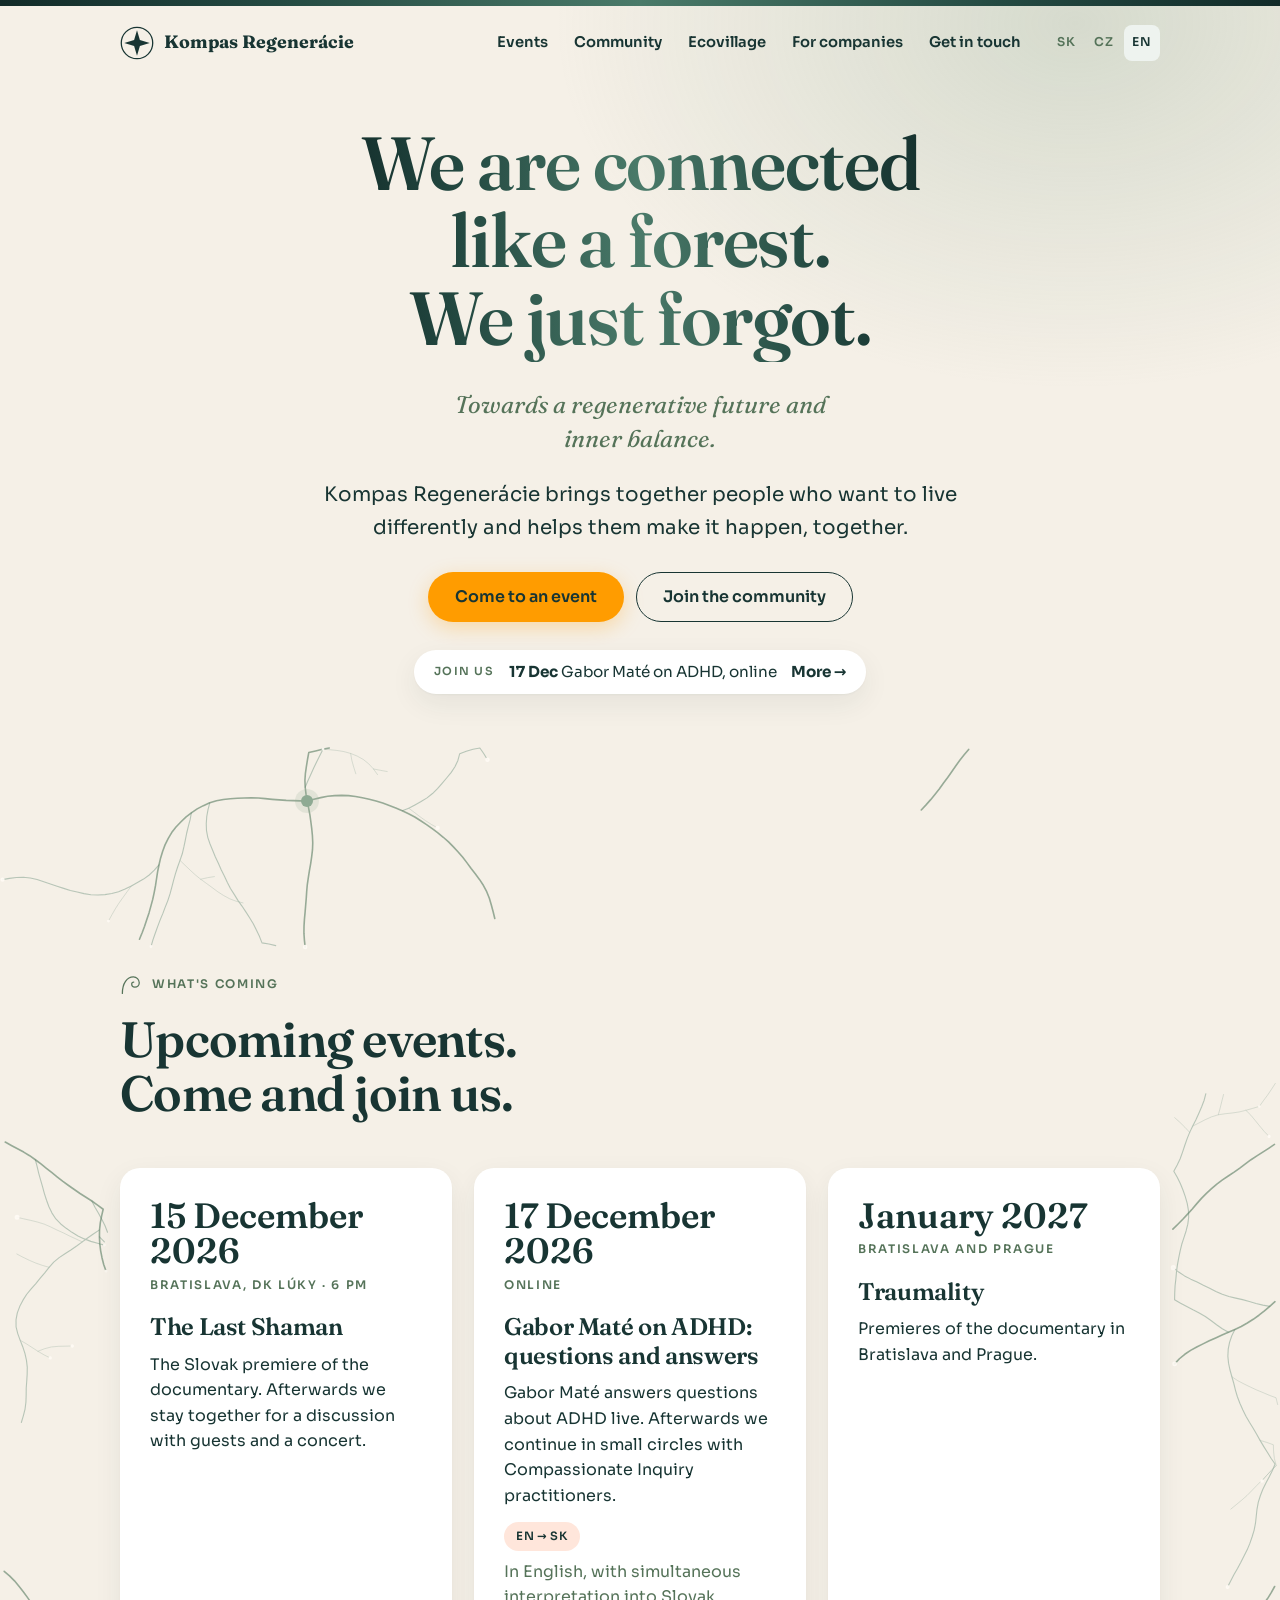
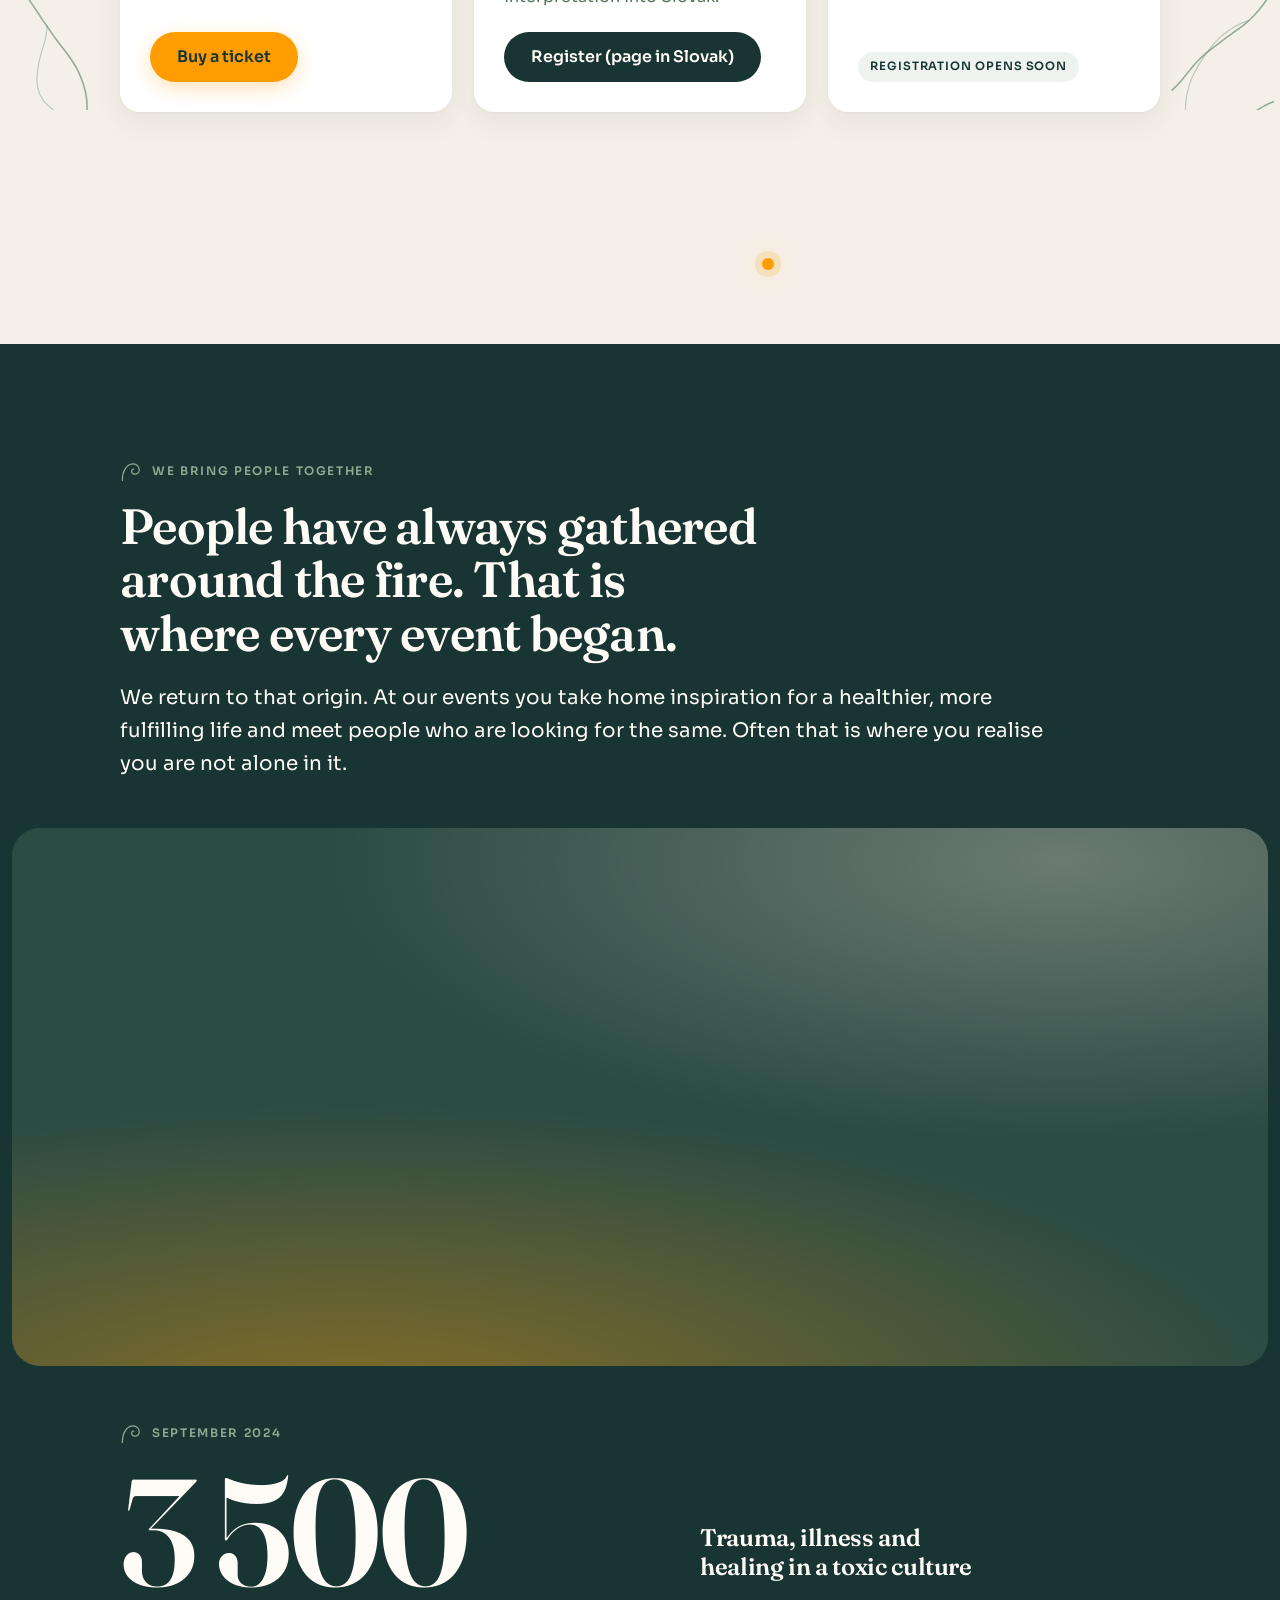
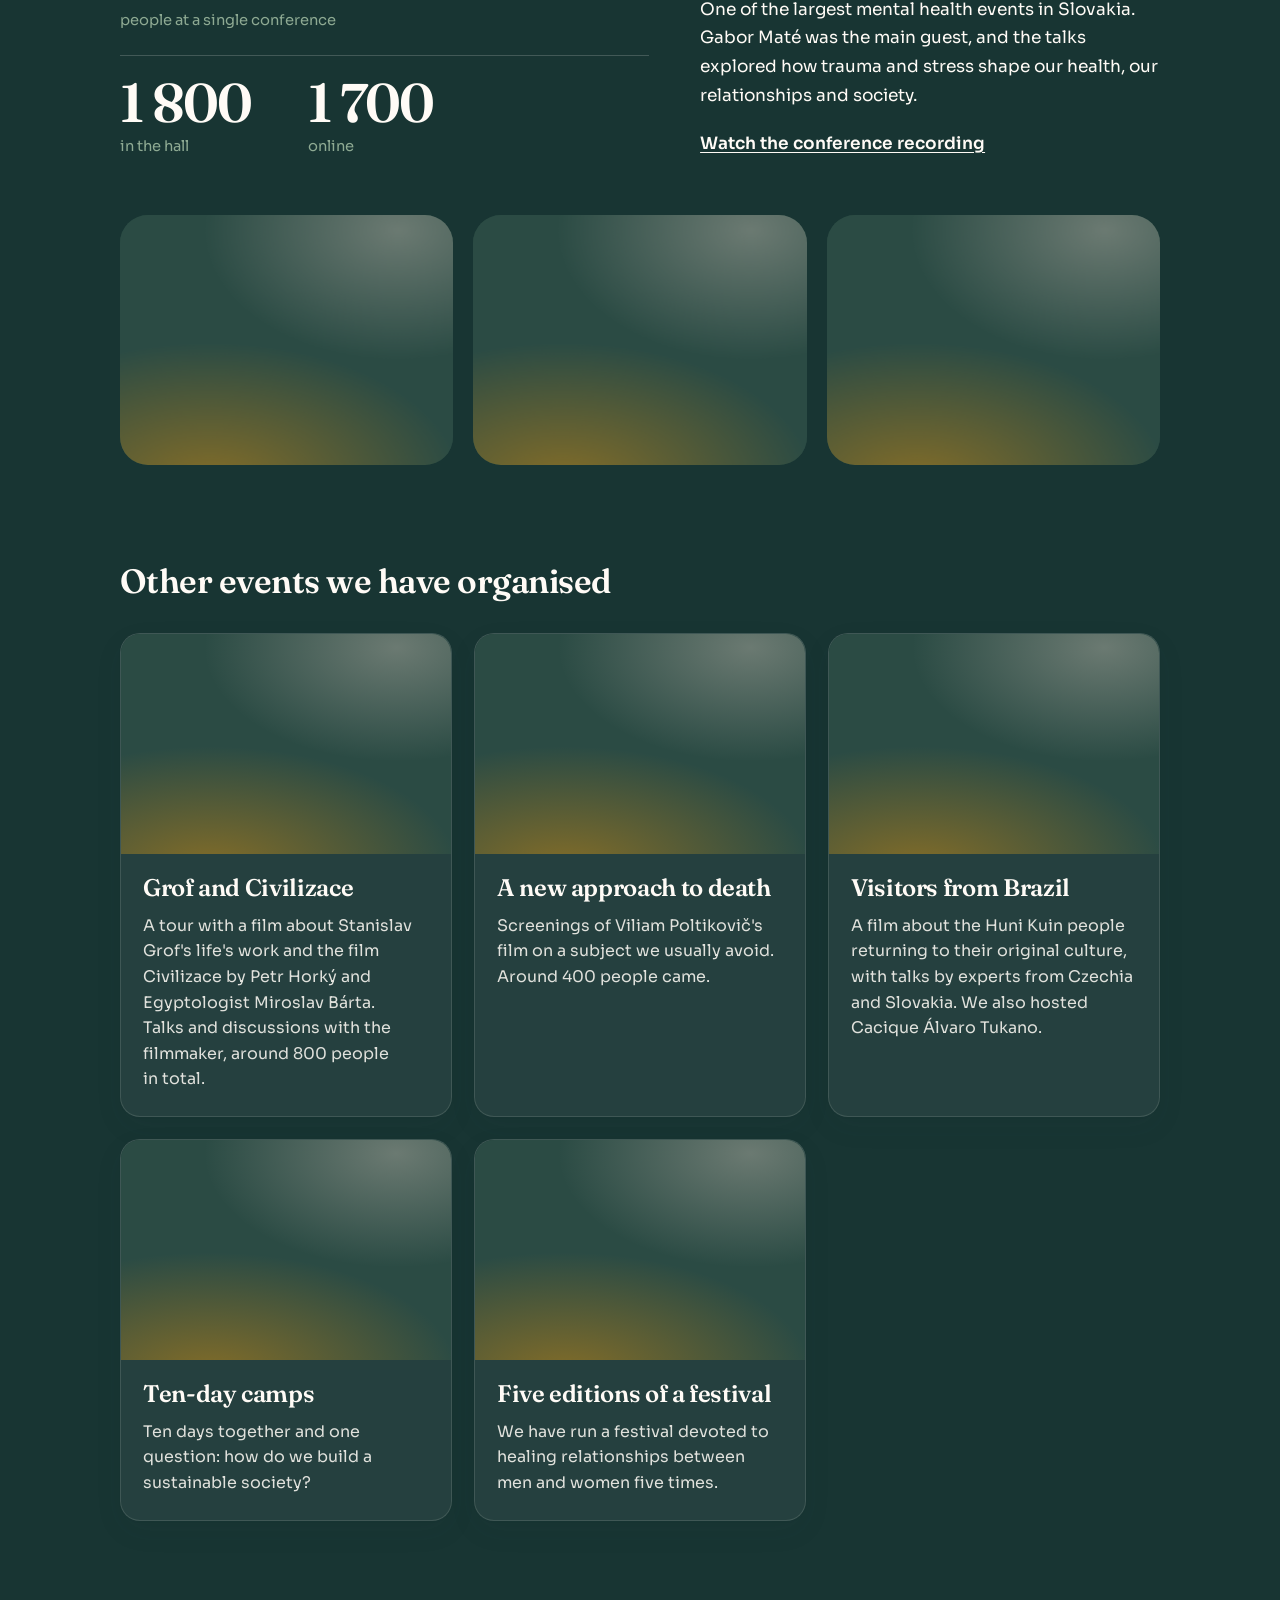
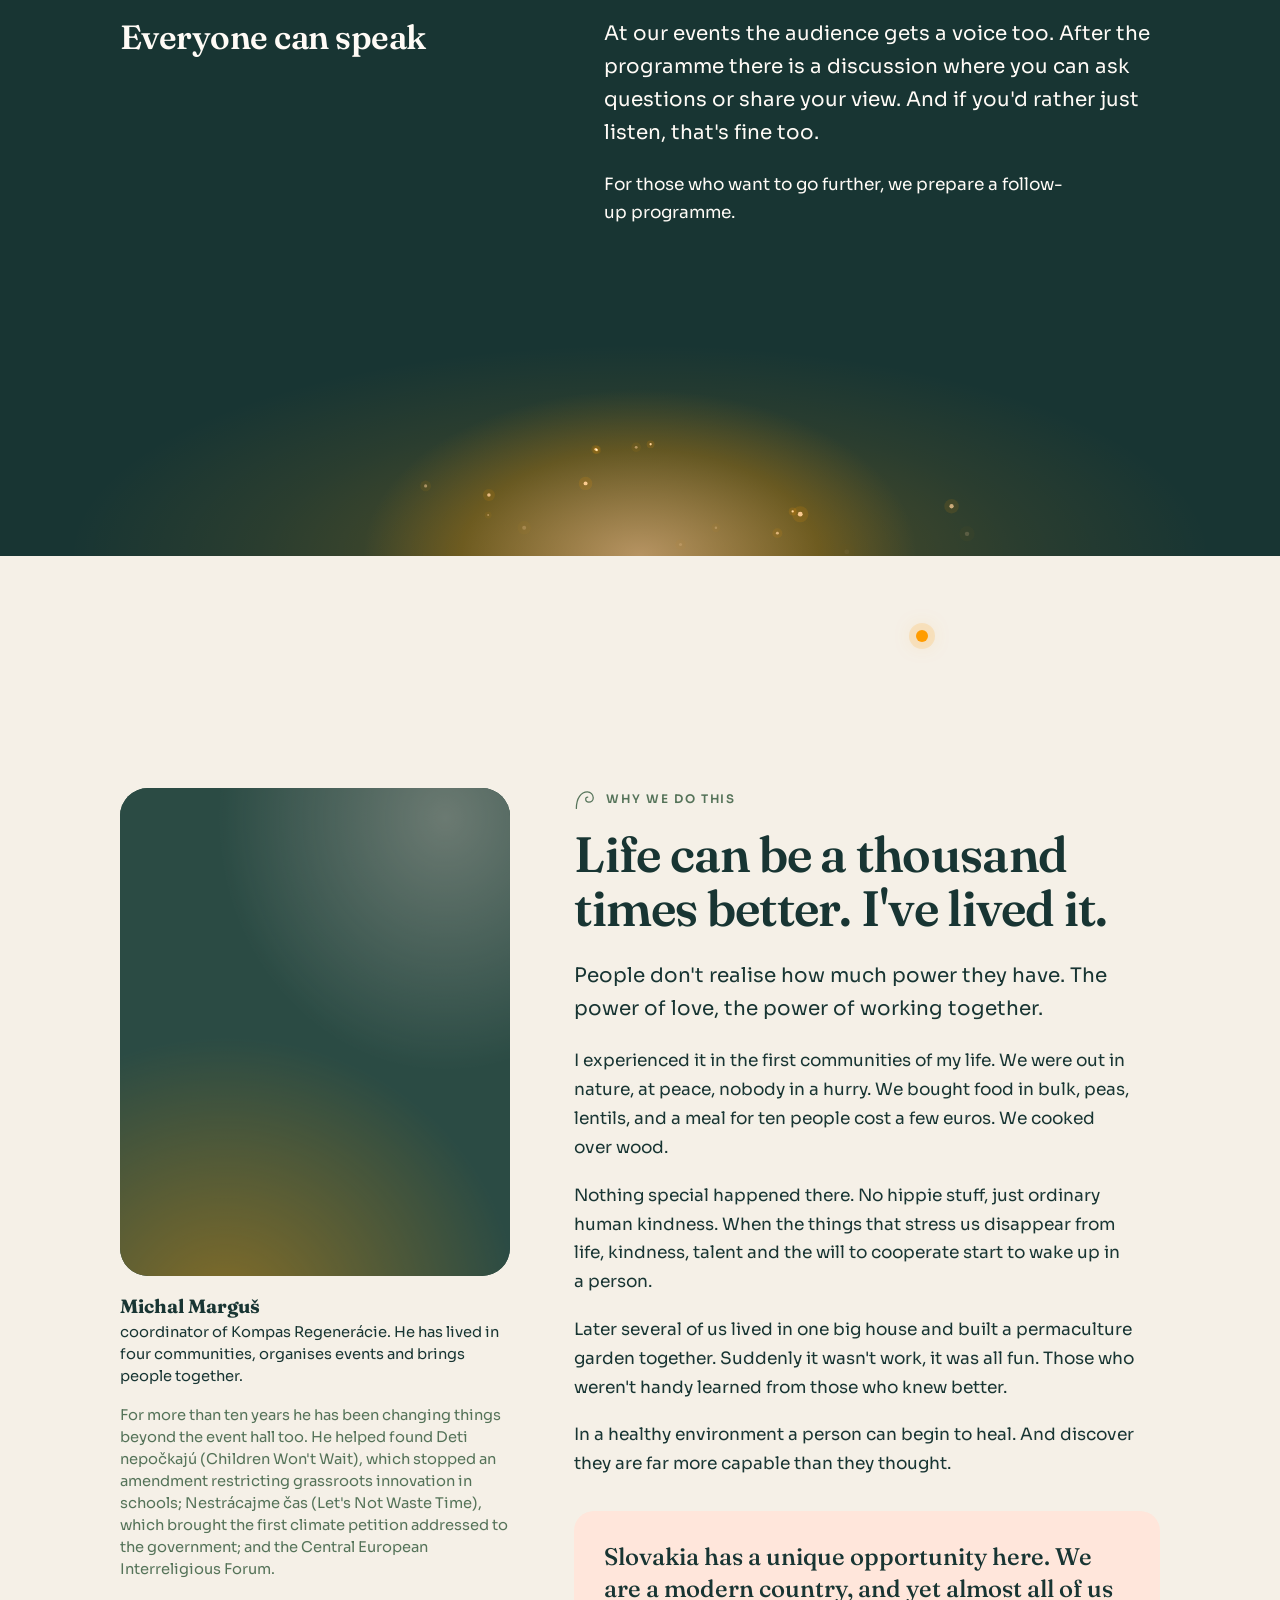
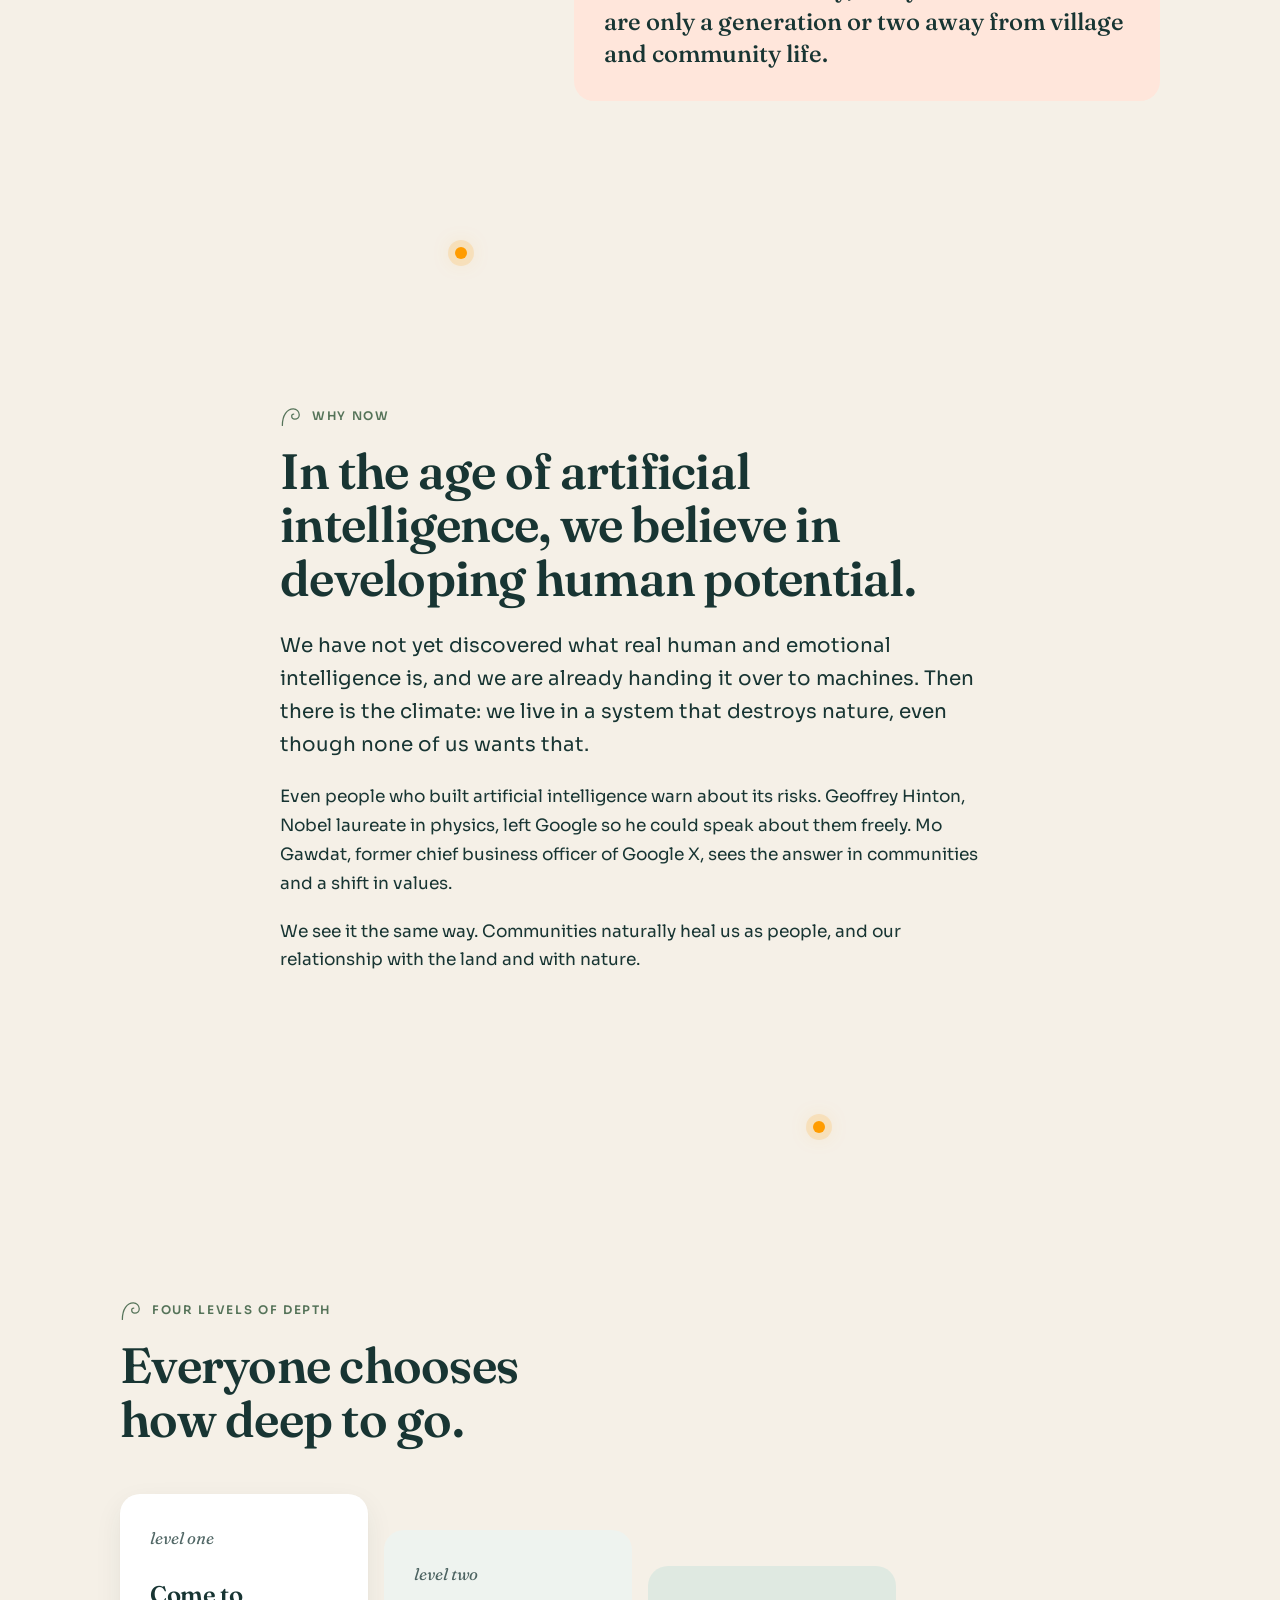
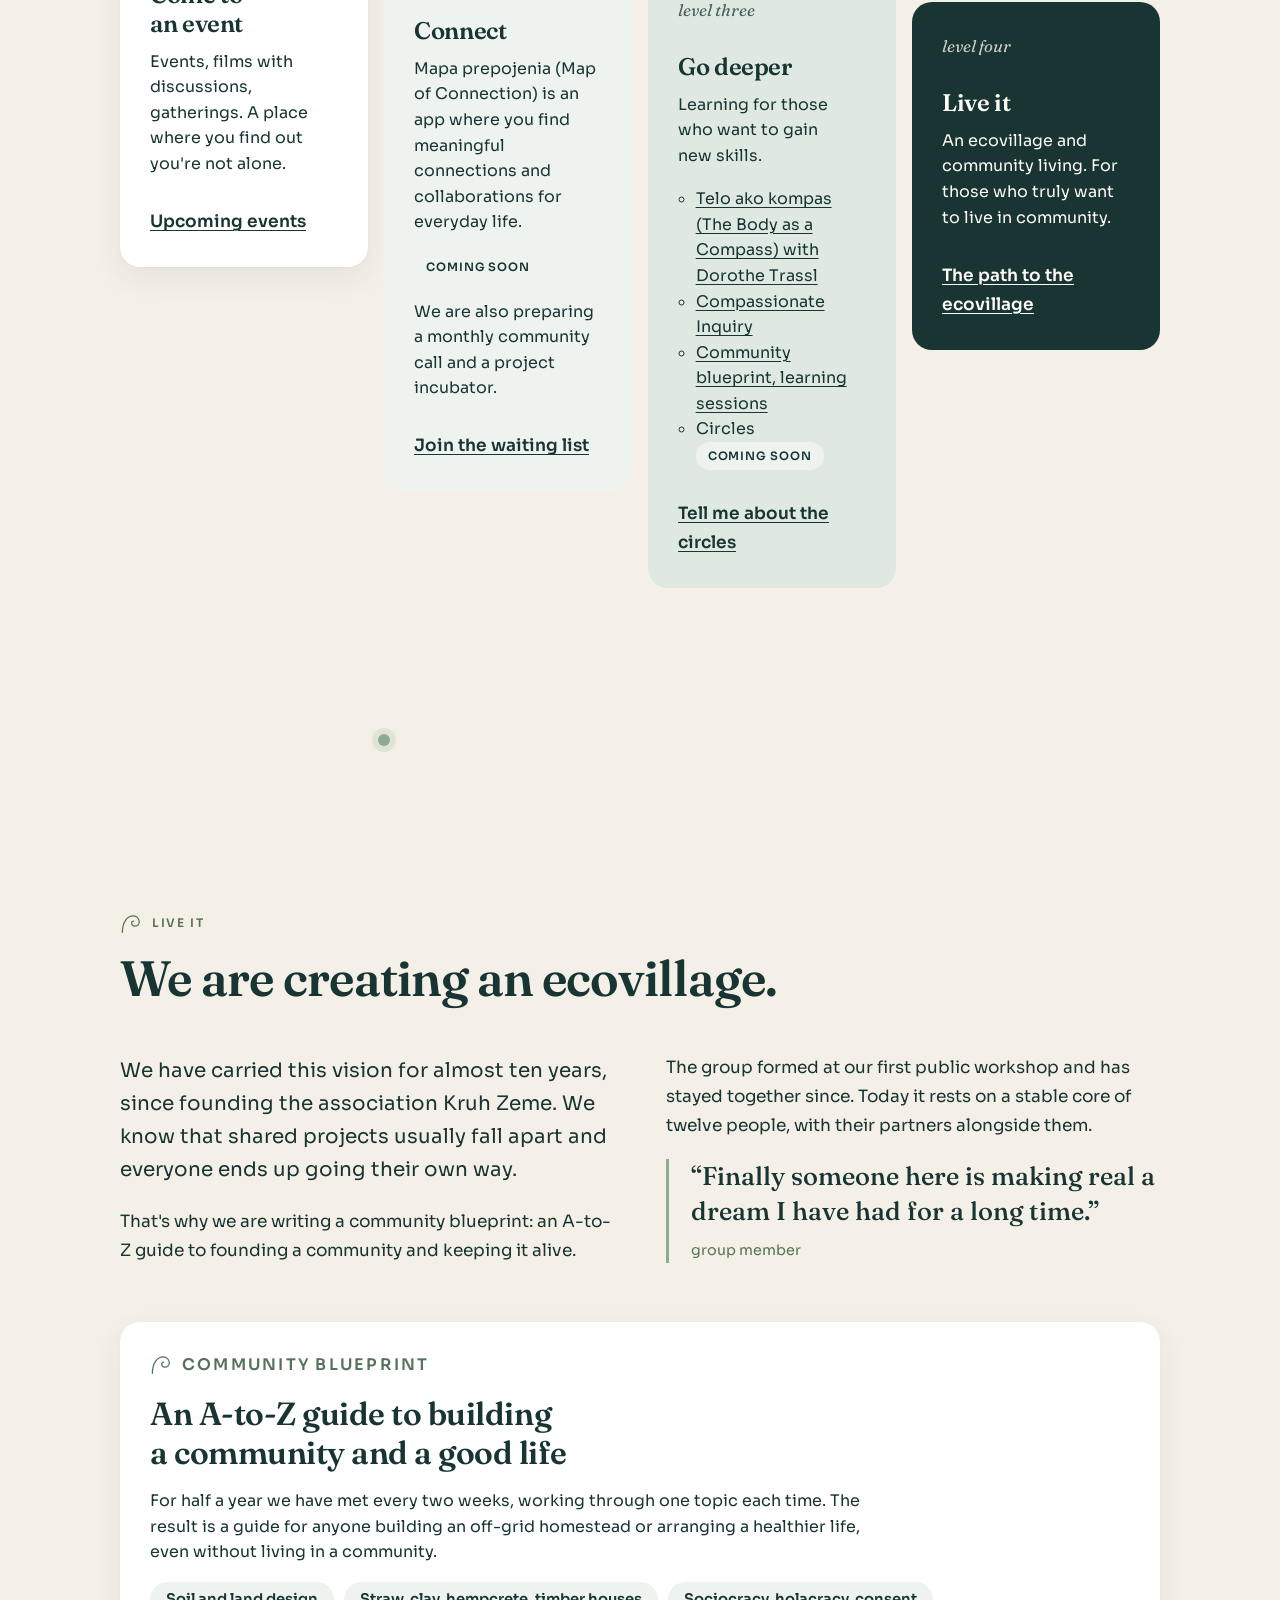
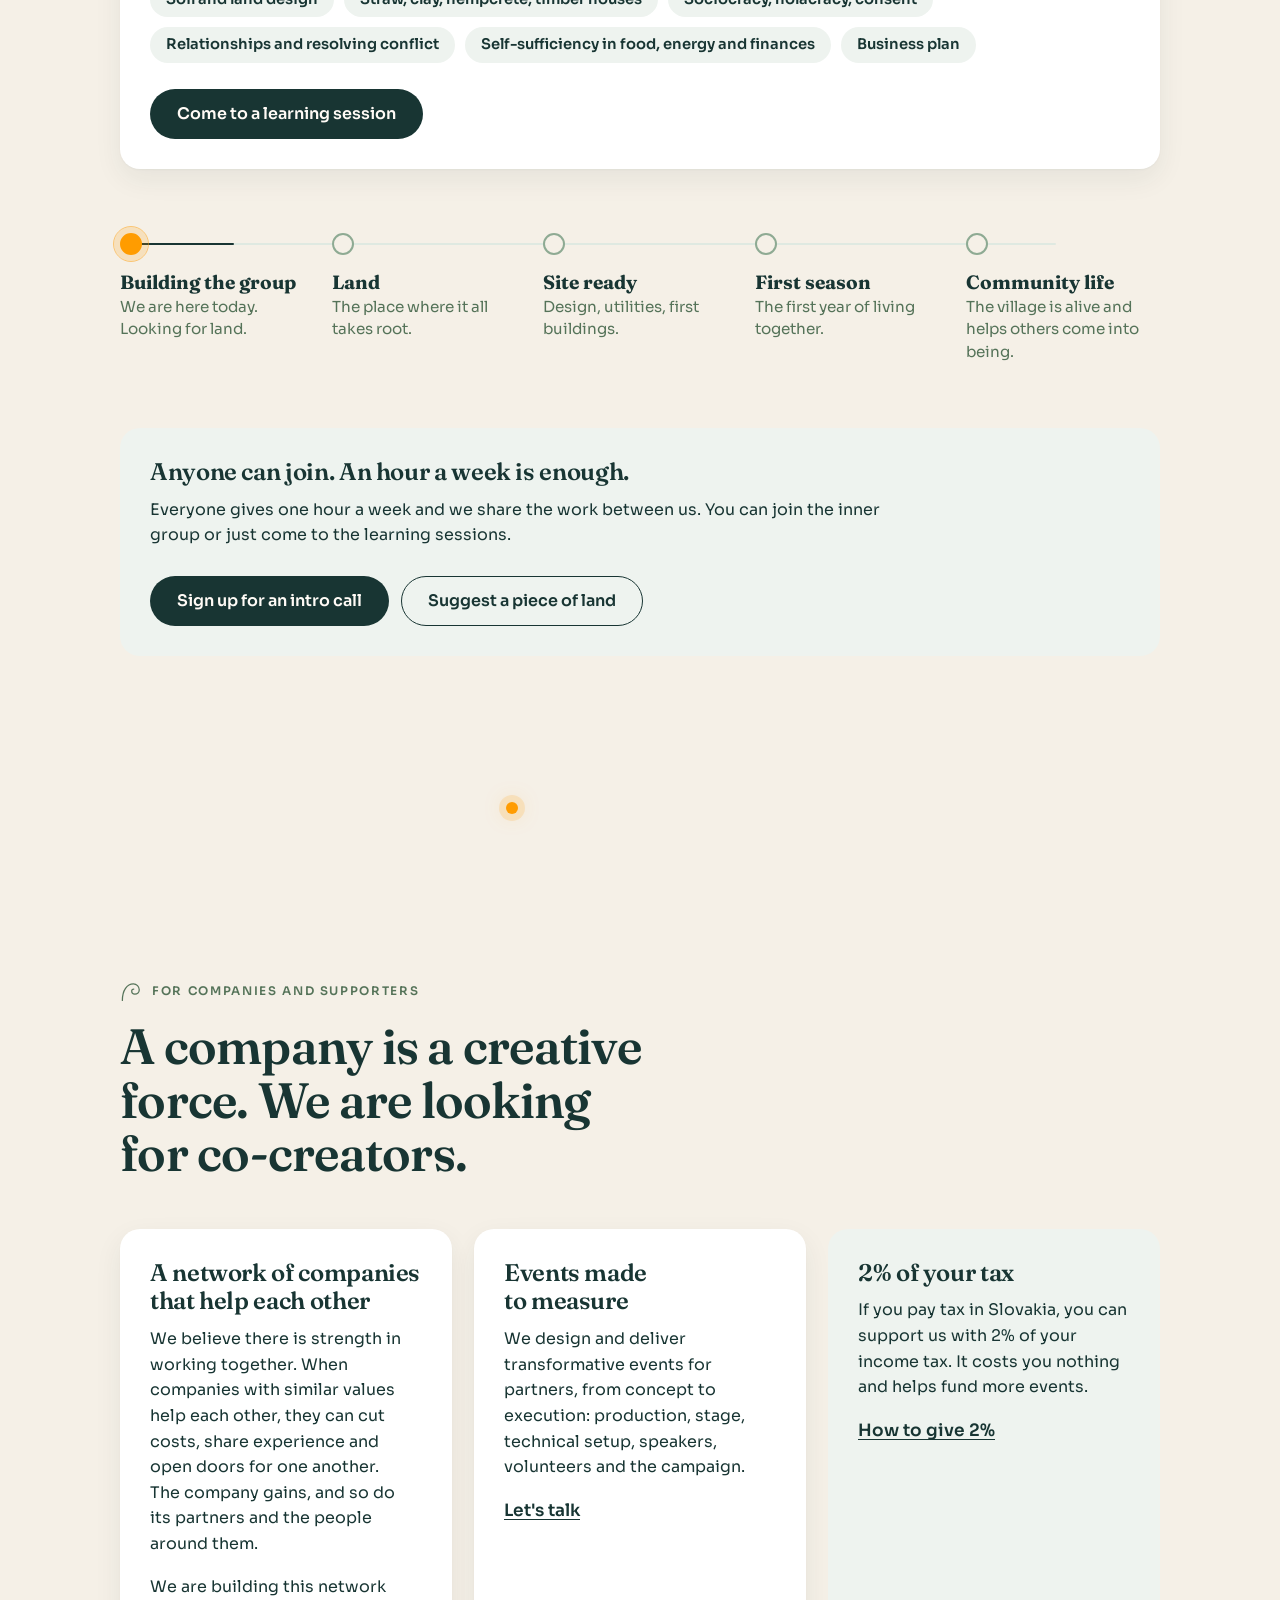
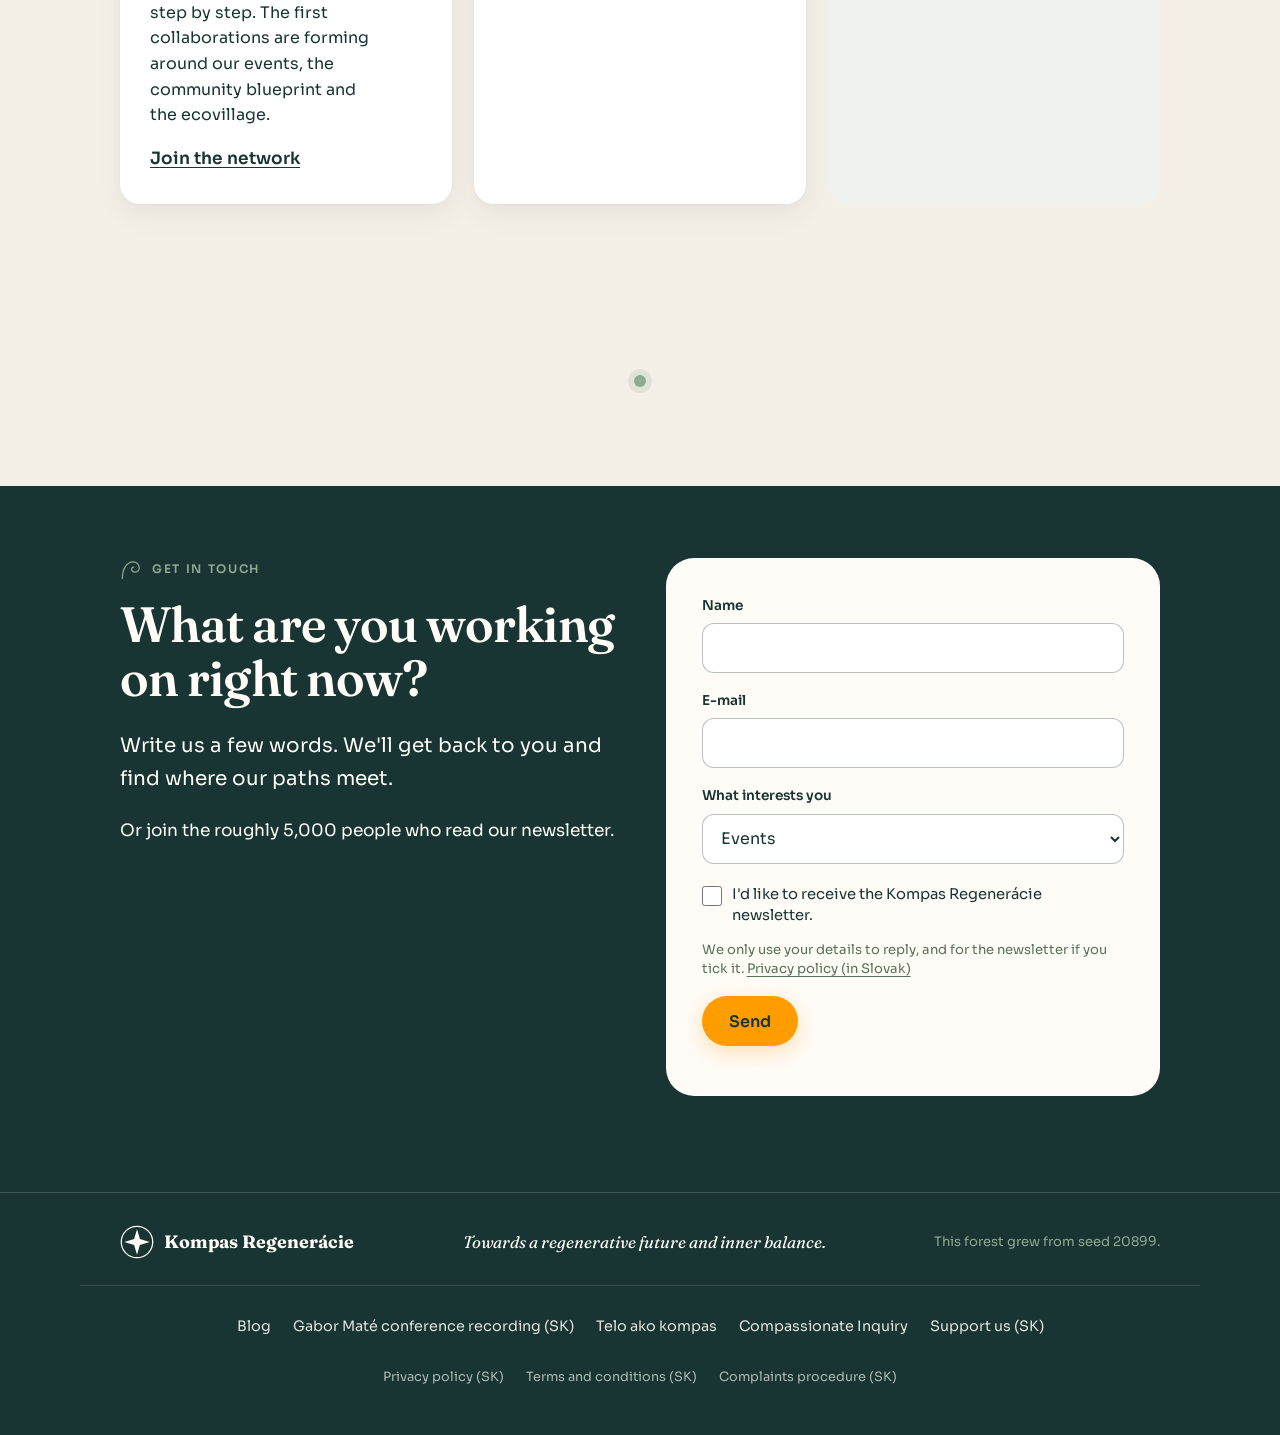
<file: en/index.html>
<!DOCTYPE html>
<html lang="en">
<head>
<meta charset="utf-8">
<meta name="viewport" content="width=device-width, initial-scale=1">
<title>Kompas Regenerácie – events, community and an ecovillage</title>
<meta name="description" content="Kompas Regenerácie brings together people who want to live differently and helps them make it happen, together. Events, learning, community and an ecovillage.">
<link rel="canonical" href="https://kompasregeneracie.sk/en/">
<link rel="alternate" hreflang="sk" href="https://kompasregeneracie.sk/">
<link rel="alternate" hreflang="cs" href="https://kompasregeneracie.sk/cz/">
<link rel="alternate" hreflang="en" href="https://kompasregeneracie.sk/en/">
<link rel="alternate" hreflang="x-default" href="https://kompasregeneracie.sk/">
<meta name="theme-color" content="#fffbf6">
<link rel="icon" href="data:image/svg+xml,%3Csvg xmlns='http://www.w3.org/2000/svg' viewBox='0 0 40 40'%3E%3Ccircle cx='20' cy='20' r='18.5' fill='%23fffbf6' stroke='%23183533' stroke-width='1.5'/%3E%3Cpath d='M20 5l3.4 11.6L35 20l-11.6 3.4L20 35l-3.4-11.6L5 20l11.6-3.4z' fill='%23183533'/%3E%3C/svg%3E">
<meta property="og:type" content="website">
<meta property="og:locale" content="en_GB">
<meta property="og:site_name" content="Kompas Regenerácie">
<meta property="og:url" content="https://kompasregeneracie.sk/en/">
<meta property="og:title" content="Kompas Regenerácie – we are connected like a forest">
<meta property="og:description" content="We bring together people who want to live differently and help them make it happen, together. Events, learning, community and an ecovillage.">
<!-- og:image doplniť, keď budú fotky: <meta property="og:image" content="https://kompasregeneracie.sk/obrazky/zdielanie.jpg"> (1200 × 630 px) -->
<meta name="twitter:card" content="summary_large_image">
<script type="application/ld+json">{"@context":"https://schema.org","@type":"Organization","name":"Kompas Regenerácie","url":"https://kompasregeneracie.sk/en/","slogan":"Towards a regenerative future and inner balance."}</script>
<script>document.documentElement.classList.add('js')</script>
<link rel="preconnect" href="https://fonts.googleapis.com">
<link rel="preconnect" href="https://fonts.gstatic.com" crossorigin>
<link href="https://fonts.googleapis.com/css2?family=Fraunces:ital,opsz,wght@0,9..144,400..700;1,9..144,400..600&family=Sora:wght@400;600;700&display=swap" rel="stylesheet">
<!--
  ÚVODNÁ STRÁNKA · kompasregeneracie.sk
  Slovenská verzia je zdroj. Českú (cz/) a anglickú (en/) vyrobí: python3 tools/preklad.py
  Štýly: assets/kompas.css, živá vrstva: assets/kompas.js. Bez knižníc.
  Živé komponenty sú v kóde oddelené komentármi "KOMPONENT: ...".
  Alternatívy úvodnej vety (Michal môže vymeniť):
    A (použitá ako nadpis): „We are connected like a forest. We just forgot.“
    B (použitá ako podnadpis): „Kompas Regenerácie spája ľudí, ktorí chcú žiť inak, a pomáha im, aby to spolu naozaj dokázali.“
    C (použitá ako nadpis sekcie Prečo práve teraz): „V dobe umelej inteligencie veríme v rozvoj ľudského potenciálu.“
  Miesta označené triedou .doplnit čakajú na údaj od Michala.
-->
<link rel="stylesheet" href="../assets/kompas.css?v=0a256cd4">
</head>
<body>
<div class="pasik-hore" aria-hidden="true"></div>
<a class="preskoc" href="#obsah">Skip to content</a>

<!-- KOMPONENT: PODHUBIE · jediný canvas pre celú stránku, hneď za <body> -->
<canvas id="podhubie" class="dych-jas" aria-hidden="true"></canvas>

<header class="hlavicka" data-ticho>
  <div class="obal">
    <a class="logo" href="./" aria-label="Kompas Regenerácie, home">
      <!-- zástupná značka, Miško vloží originál loga -->
      <svg viewBox="0 0 40 40" aria-hidden="true"><circle cx="20" cy="20" r="18.5" fill="none" stroke="currentColor" stroke-width="1.5"/><path d="M20 5l3.4 11.6L35 20l-11.6 3.4L20 35l-3.4-11.6L5 20l11.6-3.4z" fill="currentColor"/></svg>
      Kompas Regenerácie
    </a>
    <div class="hlavicka__prava">
      <nav class="menu" aria-label="Main menu">
        <a href="#pripravujeme">Events</a>
        <a href="#hlbka">Community</a>
        <a href="#ekodedina">Ecovillage</a>
        <a href="#firmy">For companies</a>
        <a class="menu__hlavny" href="#spojme-sa">Get in touch</a>
      </nav>
      <!--JAZYKY--><nav class="jazyky" aria-label="Language"><a href="../" lang="sk" hreflang="sk">SK</a><a href="../cz/" lang="cs" hreflang="cs">CZ</a><a href="./" lang="en" hreflang="en" aria-current="page">EN</a></nav><!--/JAZYKY-->
      <!-- MOBIL: ikonka jazyka vedľa burgera, po ťuknutí ukáže SK / CZ / EN -->
      <div class="jazyk-volba">
        <button class="jazyk-tl" type="button" aria-expanded="false" aria-controls="jazyk-panel" aria-label="Language: English"><svg viewBox="0 0 24 24" aria-hidden="true"><circle cx="12" cy="12" r="8.5" fill="none" stroke="currentColor" stroke-width="1.5"/><path d="M3.5 12h17M12 3.5c2.4 2.4 3.6 5.2 3.6 8.5s-1.2 6.1-3.6 8.5M12 3.5C9.6 5.9 8.4 8.7 8.4 12s1.2 6.1 3.6 8.5" fill="none" stroke="currentColor" stroke-width="1.5"/></svg></button>
        <div class="jazyk-panel" id="jazyk-panel" hidden><!--JAZYKY--><nav class="jazyky" aria-label="Language"><a href="../" lang="sk" hreflang="sk">SK</a><a href="../cz/" lang="cs" hreflang="cs">CZ</a><a href="./" lang="en" hreflang="en" aria-current="page">EN</a></nav><!--/JAZYKY--></div>
      </div>
      <button class="menu-tl" type="button" aria-expanded="false" aria-controls="mobilne-menu" aria-label="Menu"><span></span><span></span><span></span></button>
    </div>
  </div>
  <!-- MOBILNÉ MENU · vysúva sa spod hlavičky po ťuknutí na tri čiarky -->
  <div class="mobilne-menu" id="mobilne-menu" hidden>
    <nav aria-label="Main menu">
      <a href="#pripravujeme">Events</a>
      <a href="#hlbka">Community</a>
      <a href="#ekodedina">Ecovillage</a>
      <a href="#firmy">For companies</a>
      <a href="#spojme-sa">Get in touch</a>
    </nav>
    <a class="tl tl--hlavne" href="#pripravujeme">Come to an event</a>
  </div>
</header>

<main id="obsah">

<!-- ===================== 1 · ÚVOD ===================== -->
<section class="uvod" data-ticho aria-labelledby="n-uvod">
  <div class="obal obal--uzky">
    <h1 id="n-uvod">We are connected like a forest. We just forgot.</h1>
    <p class="tagline">Towards a regenerative future and inner balance.</p>
    <p class="uvodny">Kompas Regenerácie brings together people who want to live differently and helps them make it happen, together.</p>
    <div class="tlacidla">
      <a class="tl tl--hlavne" href="#pripravujeme">Come to an event</a>
      <a class="tl tl--druhe" href="#spojme-sa" data-tema="komunita">Join the community</a>
    </div>
    <!-- POZÝVAME · pásik s jedným hlavným podujatím; keď nič nie je v pláne, celý odstrániť -->
    <a class="najblizsie" href="../gabor-qa/">
      <span class="najblizsie__stitok">Join us</span>
      <span class="najblizsie__text"><strong>17 Dec</strong> Gabor Maté on ADHD, online</span>
      <span class="najblizsie__akcia">More →</span>
    </a>
  </div>
</section>

<div class="pas" aria-hidden="true"><span class="uzol dych-jas" style="--x:24%"></span></div>

<!-- ===================== 3 · PRIPRAVUJEME ===================== -->
<section class="sekcia" id="pripravujeme" aria-labelledby="n-pripravujeme">
  <div class="obal">
    <div class="hlava" data-rast>
      <p class="stitok">What's coming</p>
      <h2 id="n-pripravujeme">Upcoming events. Come and join us.</h2>
    </div>
    <div class="mriezka" data-rast="skupina">
      <article class="karta podujatie">
        <span class="termin">15 December 2026</span>
        <span class="termin-miesto">Bratislava, DK Lúky · 6 pm</span>
        <h3>The Last Shaman</h3>
        <p>The Slovak premiere of the documentary. Afterwards we stay together for a discussion with guests and a concert.</p>
        <a class="tl tl--hlavne" href="https://www.inviton.eu/e-22999/posledny-saman-slovenska-premiera-s-diskusiou-a-koncertom" target="_blank" rel="noopener">Buy a ticket</a>
      </article>
      <article class="karta podujatie">
        <span class="termin">17 December 2026</span>
        <span class="termin-miesto">Online</span>
        <h3>Gabor Maté on ADHD: questions and answers</h3>
        <p>Gabor Maté answers questions about ADHD live. Afterwards we continue in small circles with Compassionate Inquiry practitioners.</p>
        <p class="preklad-info"><span class="cip">EN → SK</span> In English, with simultaneous interpretation into Slovak.</p>
        <a class="tl tl--tmave" href="../gabor-qa/">Register (page in Slovak)</a>
      </article>
      <article class="karta podujatie">
        <span class="termin">January 2027</span>
        <span class="termin-miesto">Bratislava and Prague</span>
        <h3>Traumality</h3>
        <p>Premieres of the documentary in Bratislava and Prague.</p>
        <!-- REGISTRÁCIA: keď bude odkaz, nahradiť riadok nižšie týmto: <a class="tl tl--tmave" href="ODKAZ">Registrovať sa</a> -->
        <span class="cip cip--coskoro">Registration opens soon</span>
      </article>
    </div>
  </div>
</section>

<div class="pas" aria-hidden="true"><span class="uzol dych-jas" style="--x:60%"></span></div>

<!-- ===================== 2 · OHEŇ ===================== -->
<section class="sekcia tma ohen" id="podujatia" data-tma aria-labelledby="n-ohen" style="padding-top:clamp(56px,8vw,96px)">
  <div class="obal">
    <div class="hlava" data-rast>
      <p class="stitok">We bring people together</p>
      <h2 id="n-ohen">People have always gathered around the fire. That is where every event began.</h2>
      <p class="uvodny">We return to that origin. At our events you take home inspiration for a healthier, more fulfilling life and meet people who are looking for the same. Often that is where you realise you are not alone in it.</p>
    </div>
  </div>

  <figure class="foto foto--sala">
    <div class="foto__obraz" role="img" aria-label="A full hall at the conference with Gabor Maté, September 2024"></div>
    <figcaption class="foto__popis">Fotka: plná sála, 1 800 ľudí</figcaption>
  </figure>

  <div class="obal">
    <div class="pribeh" data-rast="skupina">
      <div>
        <p class="stitok">September 2024</p>
        <span class="cislo cislo--velke">3 500</span>
        <span class="cislo-popis">people at a single conference</span>
        <div class="cisla">
          <div><span class="cislo cislo--male">1 800</span><span>in the hall</span></div>
          <div><span class="cislo cislo--male">1 700</span><span>online</span></div>
        </div>
      </div>
      <div>
        <h3>Trauma, illness and healing in a toxic culture</h3>
        <p style="margin-top:14px">One of the largest mental health events in Slovakia. Gabor Maté was the main guest, and the talks explored how trauma and stress shape our health, our relationships and society.</p>
        <p><a class="odkaz" href="https://kompasregeneracie.sk/gabor-mate/">Watch the conference recording</a></p>
      </div>
    </div>

    <div class="trojica">
      <figure class="foto"><div class="foto__obraz" role="img" aria-label="Gabor Maté on stage"></div><figcaption class="foto__popis">Fotka: Gabor na pódiu</figcaption></figure>
      <figure class="foto"><div class="foto__obraz" role="img" aria-label="People talking during the break"></div><figcaption class="foto__popis">Fotka: ľudia v rozhovore</figcaption></figure>
      <figure class="foto"><div class="foto__obraz" role="img" aria-label="The atmosphere in the hall"></div><figcaption class="foto__popis">Fotka: atmosféra</figcaption></figure>
    </div>

    <h3 class="podnadpis" data-rast>Other events we have organised</h3>
    <div class="mriezka ohne" data-rast="skupina" tabindex="0" role="group" aria-label="Other events">
      <article class="karta">
        <figure class="foto"><div class="foto__obraz" role="img" aria-label="Screening of the film about Stanislav Grof"></div><figcaption class="foto__popis">Fotka: turné Grof a Civilizácia</figcaption></figure>
        <div class="karta__telo"><h3>Grof and Civilizace</h3><p>A tour with a film about Stanislav Grof's life's work and the film Civilizace by Petr Horký and Egyptologist Miroslav Bárta. Talks and discussions with the filmmaker, around 800 people in total.</p></div>
      </article>
      <article class="karta">
        <figure class="foto"><div class="foto__obraz" role="img" aria-label="Discussion after Viliam Poltikovič's film"></div><figcaption class="foto__popis">Fotka: Poltikovič</figcaption></figure>
        <div class="karta__telo"><h3>A new approach to death</h3><p>Screenings of Viliam Poltikovič's film on a subject we usually avoid. Around 400 people came.</p></div>
      </article>
      <article class="karta">
        <figure class="foto"><div class="foto__obraz" role="img" aria-label="Guests from the Huni Kuin people"></div><figcaption class="foto__popis">Fotka: Huni Kuin</figcaption></figure>
        <div class="karta__telo"><h3>Visitors from Brazil</h3><p>A film about the Huni Kuin people returning to their original culture, with talks by experts from Czechia and Slovakia. We also hosted Cacique Álvaro Tukano.</p></div>
      </article>
      <article class="karta">
        <figure class="foto"><div class="foto__obraz" role="img" aria-label="Participants of a ten-day camp"></div><figcaption class="foto__popis">Fotka: kemp</figcaption></figure>
        <div class="karta__telo"><h3>Ten-day camps</h3><p>Ten days together and one question: how do we build a sustainable society?</p></div>
      </article>
      <article class="karta">
        <figure class="foto"><div class="foto__obraz" role="img" aria-label="Festival on relationships between men and women"></div><figcaption class="foto__popis">Fotka: festival</figcaption></figure>
        <div class="karta__telo"><h3>Five editions of a festival</h3><p>We have run a festival devoted to healing relationships between men and women five times.</p></div>
      </article>
    </div>

    <div class="ako" data-rast="skupina">
      <h3>Everyone can speak</h3>
      <div>
        <p class="uvodny">At our events the audience gets a voice too. After the programme there is a discussion where you can ask questions or share your view. And if you'd rather just listen, that's fine too.</p>
        <p>For those who want to go further, we prepare a follow-up programme.</p>
      </div>
    </div>
  </div>

  <!-- KOMPONENT: OHEŇ -->
  <div class="ohnisko" data-ohen aria-hidden="true"><canvas></canvas></div>
</section>

<div class="pas" aria-hidden="true"><span class="uzol dych-jas" style="--x:72%"></span></div>

<!-- ===================== 4 · PREČO TO ROBÍME (+ kto za tým stojí) ===================== -->
<section class="sekcia" id="preco" aria-labelledby="n-preco">
  <div class="obal preco">
    <div class="preco__foto" data-rast>
      <figure class="foto"><div class="foto__obraz" role="img" aria-label="Michal Marguš, coordinator of Kompas Regenerácie"></div><figcaption class="foto__popis">Fotka: Michal</figcaption></figure>
      <p class="podpis"><strong>Michal Marguš</strong>coordinator of Kompas Regenerácie. He has lived in four communities, organises events and brings people together.</p>
      <p class="podpis podpis--cesta">For more than ten years he has been changing things beyond the event hall too. He helped found Deti nepočkajú (Children Won't Wait), which stopped an amendment restricting grassroots innovation in schools; Nestrácajme čas (Let's Not Waste Time), which brought the first climate petition addressed to the government; and the Central European Interreligious Forum.</p>
    </div>
    <div data-rast>
      <p class="stitok">Why we do this</p>
      <h2 id="n-preco">Life can be a thousand times better. I've lived it.</h2>
      <p class="uvodny" style="margin-top:24px">People don't realise how much power they have. The power of love, the power of working together.</p>
      <p>I experienced it in the first communities of my life. We were out in nature, at peace, nobody in a hurry. We bought food in bulk, peas, lentils, and a meal for ten people cost a few euros. We cooked over wood.</p>
      <p>Nothing special happened there. No hippie stuff, just ordinary human kindness. When the things that stress us disappear from life, kindness, talent and the will to cooperate start to wake up in a person.</p>
      <p>Later several of us lived in one big house and built a permaculture garden together. Suddenly it wasn't work, it was all fun. Those who weren't handy learned from those who knew better.</p>
      <p>In a healthy environment a person can begin to heal. And discover they are far more capable than they thought.</p>
      <div class="karta karta--broskyna">
        <p class="citat">Slovakia has a unique opportunity here. We are a modern country, and yet almost all of us are only a generation or two away from village and community life.</p>
      </div>
    </div>
  </div>
</section>

<div class="pas" aria-hidden="true"><span class="uzol dych-jas" style="--x:36%"></span></div>

<!-- ===================== 5 · PREČO PRÁVE TERAZ ===================== -->
<section class="sekcia" id="teraz" aria-labelledby="n-teraz">
  <div class="obal obal--uzky" data-rast>
    <p class="stitok">Why now</p>
    <h2 id="n-teraz">In the age of artificial intelligence, we believe in developing human potential.</h2>
    <p class="uvodny" style="margin-top:24px">We have not yet discovered what real human and emotional intelligence is, and we are already handing it over to machines. Then there is the climate: we live in a system that destroys nature, even though none of us wants that.</p>
    <p>Even people who built artificial intelligence warn about its risks. Geoffrey Hinton, Nobel laureate in physics, left Google so he could speak about them freely. Mo Gawdat, former chief business officer of Google X, sees the answer in communities and a shift in values.</p>
    <p>We see it the same way. Communities naturally heal us as people, and our relationship with the land and with nature.</p>
  </div>
</section>

<div class="pas" aria-hidden="true"><span class="uzol dych-jas" style="--x:64%"></span></div>

<!-- ===================== 6 · STUPNE HĹBKY ===================== -->
<section class="sekcia" id="hlbka" aria-labelledby="n-hlbka">
  <div class="obal">
    <div class="hlava" data-rast>
      <p class="stitok">Four levels of depth</p>
      <h2 id="n-hlbka">Everyone chooses how deep to go.</h2>
    </div>
    <ol class="stupne" data-rast="skupina">
      <li class="karta">
        <span class="poradie">level one</span>
        <h3>Come to an event</h3>
        <p>Events, films with discussions, gatherings. A place where you find out you're not alone.</p>
        <a class="odkaz" href="#pripravujeme">Upcoming events</a>
      </li>
      <li class="karta karta--salvia">
        <span class="poradie">level two</span>
        <h3>Connect</h3>
        <p>Mapa prepojenia (Map of Connection) is an app where you find meaningful connections and collaborations for everyday life.</p>
        <p><span class="cip">Coming soon</span></p>
        <p>We are also preparing a monthly community call and a project incubator.</p>
        <a class="odkaz" href="#spojme-sa" data-tema="komunita">Join the waiting list</a>
      </li>
      <li class="karta karta--hlbsia">
        <span class="poradie">level three</span>
        <h3>Go deeper</h3>
        <p>Learning for those who want to gain new skills.</p>
        <ul>
          <li><a href="https://kompasregeneracie.sk/telo-ako-kompas/">Telo ako kompas (The Body as a Compass) with Dorothe Trassl</a></li>
          <li><a href="https://kompasregeneracie.sk/projekty/compassionate-inquiry/">Compassionate Inquiry</a></li>
          <li><a href="#blueprint">Community blueprint, learning sessions</a></li>
          <li>Circles <span class="cip">Coming soon</span></li>
        </ul>
        <a class="odkaz" href="#spojme-sa" data-tema="vzdelavanie">Tell me about the circles</a>
      </li>
      <li class="karta karta--tmava">
        <span class="poradie">level four</span>
        <h3>Live it</h3>
        <p>An ecovillage and community living. For those who truly want to live in community.</p>
        <a class="odkaz" href="#ekodedina">The path to the ecovillage</a>
      </li>
    </ol>
  </div>
</section>

<div class="pas" aria-hidden="true"><span class="uzol dych-jas" style="--x:30%"></span></div>

<!-- ===================== 7 · EKODEDINA ===================== -->
<section class="sekcia" id="ekodedina" aria-labelledby="n-ekodedina">
  <div class="obal">
    <div class="hlava" data-rast>
      <p class="stitok">Live it</p>
      <h2 id="n-ekodedina">We are creating an ecovillage.</h2>
    </div>
    <div class="dvojica" data-rast="skupina">
      <div>
        <p class="uvodny">We have carried this vision for almost ten years, since founding the association Kruh Zeme. We know that shared projects usually fall apart and everyone ends up going their own way.</p>
        <p>That's why we are writing a community blueprint: an A-to-Z guide to founding a community and keeping it alive.</p>
      </div>
      <div>
        <p>The group formed at our first public workshop and has stayed together since. Today it rests on a stable core of twelve people, with their partners alongside them.</p>
        <blockquote class="clen">
          <p class="citat">“Finally someone here is making real a dream I have had for a long time.”</p>
          <footer>group member</footer>
        </blockquote>
      </div>
    </div>

    <!-- BLUEPRINT · témy sú štítky, Miško ich vo WordPresse pridá alebo uberie -->
    <div class="karta blueprint" id="blueprint" data-rast>
      <p class="stitok">Community blueprint</p>
      <h3>An A-to-Z guide to building a community and a good life</h3>
      <p class="uvodny">For half a year we have met every two weeks, working through one topic each time. The result is a guide for anyone building an off-grid homestead or arranging a healthier life, even without living in a community.</p>
      <ul class="temy">
        <li>Soil and land design</li>
        <li>Straw, clay, hempcrete, timber houses</li>
        <li>Sociocracy, holacracy, consent</li>
        <li>Relationships and resolving conflict</li>
        <li>Self-sufficiency in food, energy and finances</li>
        <li>Business plan</li>
      </ul>
      <a class="tl tl--tmave" href="#spojme-sa" data-tema="vzdelavanie">Come to a learning session</a>
    </div>

    <!-- KOMPONENT: CESTA · aktuálnu fázu prepne Miško číslom v data-faza (1 až 5) -->
    <ol class="cesta" data-faza="1" data-rast="skupina" aria-label="The path to the ecovillage, phase by phase">
      <li><span class="cesta__uzol" aria-hidden="true"></span><strong>Building the group</strong><span>We are here today. Looking for land.</span></li>
      <li><span class="cesta__uzol" aria-hidden="true"></span><strong>Land</strong><span>The place where it all takes root.</span></li>
      <li><span class="cesta__uzol" aria-hidden="true"></span><strong>Site ready</strong><span>Design, utilities, first buildings.</span></li>
      <li><span class="cesta__uzol" aria-hidden="true"></span><strong>First season</strong><span>The first year of living together.</span></li>
      <li><span class="cesta__uzol" aria-hidden="true"></span><strong>Community life</strong><span>The village is alive and helps others come into being.</span></li>
    </ol>

    <div class="karta karta--salvia" data-rast>
      <h3>Anyone can join. An hour a week is enough.</h3>
      <p>Everyone gives one hour a week and we share the work between us. You can join the inner group or just come to the learning sessions.</p>
      <div class="tlacidla">
        <a class="tl tl--tmave" href="#spojme-sa" data-tema="komunita">Sign up for an intro call</a>
        <a class="tl tl--druhe" href="#spojme-sa" data-tema="pozemok">Suggest a piece of land</a>
      </div>
    </div>
  </div>
</section>

<div class="pas" aria-hidden="true"><span class="uzol dych-jas" style="--x:40%"></span></div>

<!-- ===================== 9 · FIRMY A PODPOROVATELIA ===================== -->
<section class="sekcia" id="firmy" aria-labelledby="n-firmy">
  <div class="obal">
    <div class="hlava" data-rast>
      <p class="stitok">For companies and supporters</p>
      <h2 id="n-firmy">A company is a creative force. We are looking for co-creators.</h2>
    </div>
    <div class="mriezka" data-rast="skupina">
      <article class="karta">
        <h3>A network of companies that help each other</h3>
        <p>We believe there is strength in working together. When companies with similar values help each other, they can cut costs, share experience and open doors for one another. The company gains, and so do its partners and the people around them.</p>
        <p>We are building this network step by step. The first collaborations are forming around our events, the community blueprint and the ecovillage.</p>
        <a class="odkaz" href="#spojme-sa" data-tema="firma">Join the network</a>
      </article>
      <article class="karta">
        <h3>Events made to measure</h3>
        <p>We design and deliver transformative events for partners, from concept to execution: production, stage, technical setup, speakers, volunteers and the campaign.</p>
        <a class="odkaz" href="#spojme-sa" data-tema="firma">Let's talk</a>
      </article>
      <article class="karta karta--salvia">
        <h3>2% of your tax</h3>
        <p>If you pay tax in Slovakia, you can support us with 2% of your income tax. It costs you nothing and helps fund more events.</p>
        <a class="odkaz" href="https://kompasregeneracie.sk/podporte-nas/">How to give 2%</a>
      </article>
    </div>
  </div>
</section>

<div class="pas pas--vysoky" aria-hidden="true"><span class="uzol dych-jas" style="--x:50%"></span></div>

<!-- ===================== 10 · SPOJME SA ===================== -->
<section class="sekcia tma spojme" id="spojme-sa" data-tma aria-labelledby="n-spojme">
  <div class="obal dvojica">
    <div data-rast>
      <p class="stitok">Get in touch</p>
      <h2 id="n-spojme">What are you working on right now?</h2>
      <p class="uvodny" style="margin-top:24px">Write us a few words. We'll get back to you and find where our paths meet.</p>
      <p>Or join the roughly 5,000 people who read our newsletter.</p>
      <!-- KONTAKT: doplniť e-mail a telefón, napr. <p>Kontakt: <a href="mailto:...">...</a></p> -->
    </div>
    <!-- Miško napojí formulár vo WordPresse, polia ostávajú -->
    <form class="formular" id="formular" action="#" method="post" data-rast data-sprava="The form is being connected. Until then, please message us on social media.">
      <label for="f-meno">Name</label>
      <input id="f-meno" name="meno" type="text" autocomplete="name" required>
      <label for="f-mail">E-mail</label>
      <input id="f-mail" name="email" type="email" autocomplete="email" required>
      <label for="f-tema">What interests you</label>
      <select id="f-tema" name="tema">
        <option value="podujatia">Events</option>
        <option value="komunita">Community and ecovillage</option>
        <option value="vzdelavanie">Learning</option>
        <option value="firma">I'm a company</option>
        <option value="pozemok">I have land</option>
        <option value="ine">Other</option>
      </select>
      <label class="suhlas"><input type="checkbox" name="newsletter" value="1"> I'd like to receive the Kompas Regenerácie newsletter.</label>
      <p class="gdpr">We only use your details to reply, and for the newsletter if you tick it. <a href="https://kompasregeneracie.sk/ochrana-sukromia/">Privacy policy (in Slovak)</a></p>
      <button class="tl tl--hlavne" type="submit">Send</button>
      <p class="formular__sprava" role="status" aria-live="polite"></p>
    </form>
  </div>

  <footer class="paticka">
    <div class="obal">
      <a class="logo" href="./">
        <svg viewBox="0 0 40 40" aria-hidden="true"><circle cx="20" cy="20" r="18.5" fill="none" stroke="currentColor" stroke-width="1.5"/><path d="M20 5l3.4 11.6L35 20l-11.6 3.4L20 35l-3.4-11.6L5 20l11.6-3.4z" fill="currentColor"/></svg>
        Kompas Regenerácie
      </a>
      <p class="tagline">Towards a regenerative future and inner balance.</p>
      <p class="semienko no-js-skry">This forest grew from seed <span data-semienko>…</span>.</p>
    </div>
    <!-- ODKAZY NA STARÝ WEB · podstránky, ktoré zatiaľ bežia na WordPresse -->
    <div class="obal paticka__odkazy">
      <nav aria-label="More pages">
        <a href="https://kompasregeneracie.sk/blog/">Blog</a>
        <a href="https://kompasregeneracie.sk/gabor-mate/">Gabor Maté conference recording (SK)</a>
        <a href="https://kompasregeneracie.sk/telo-ako-kompas/">Telo ako kompas</a>
        <a href="https://kompasregeneracie.sk/projekty/compassionate-inquiry/">Compassionate Inquiry</a>
        <a href="https://kompasregeneracie.sk/podporte-nas/">Support us (SK)</a>
      </nav>
      <nav class="paticka__pravne" aria-label="Legal information">
        <a href="https://kompasregeneracie.sk/ochrana-sukromia/">Privacy policy (SK)</a>
        <a href="https://kompasregeneracie.sk/vseobecne-obchodne-podmienky/">Terms and conditions (SK)</a>
        <a href="https://kompasregeneracie.sk/reklamacny-poriadok/">Complaints procedure (SK)</a>
      </nav>
    </div>
  </footer>
</section>

</main>

<script src="../assets/kompas.js?v=27c5ad09"></script>
</body>
</html>
</file>
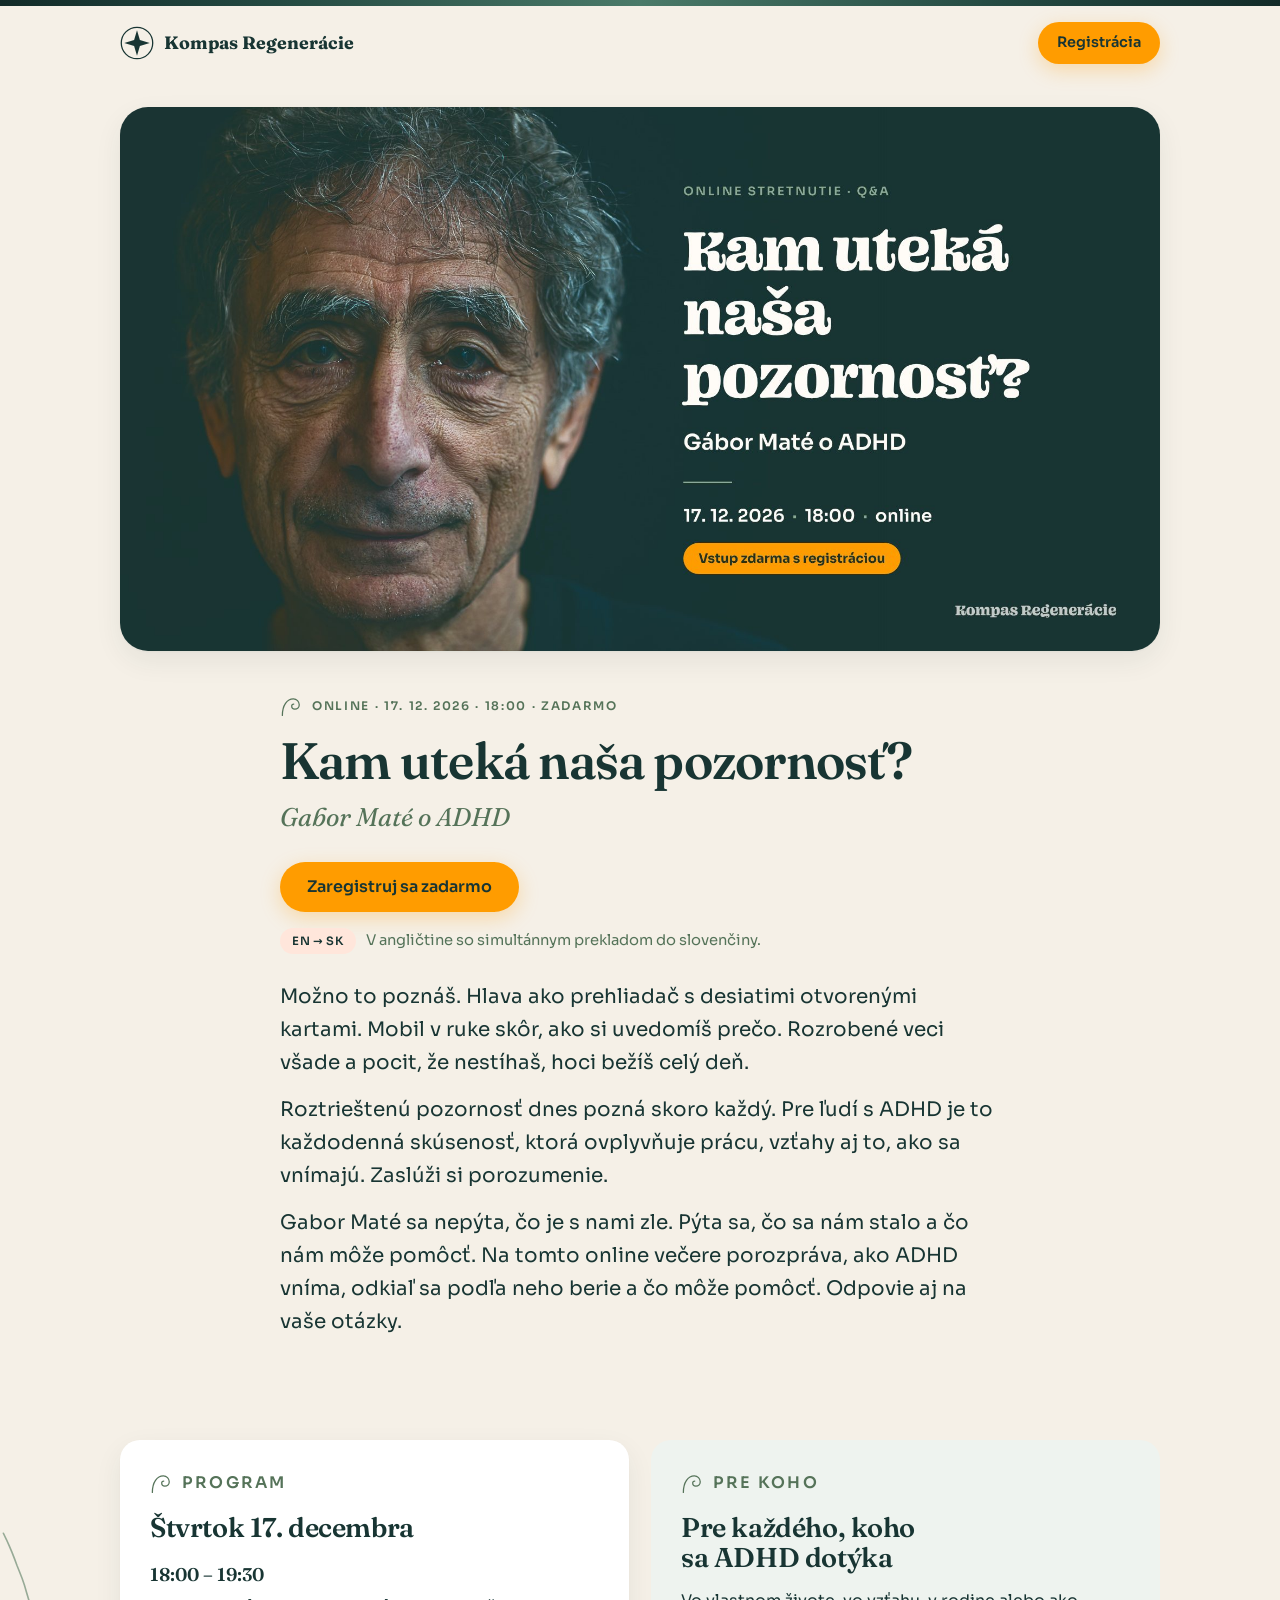
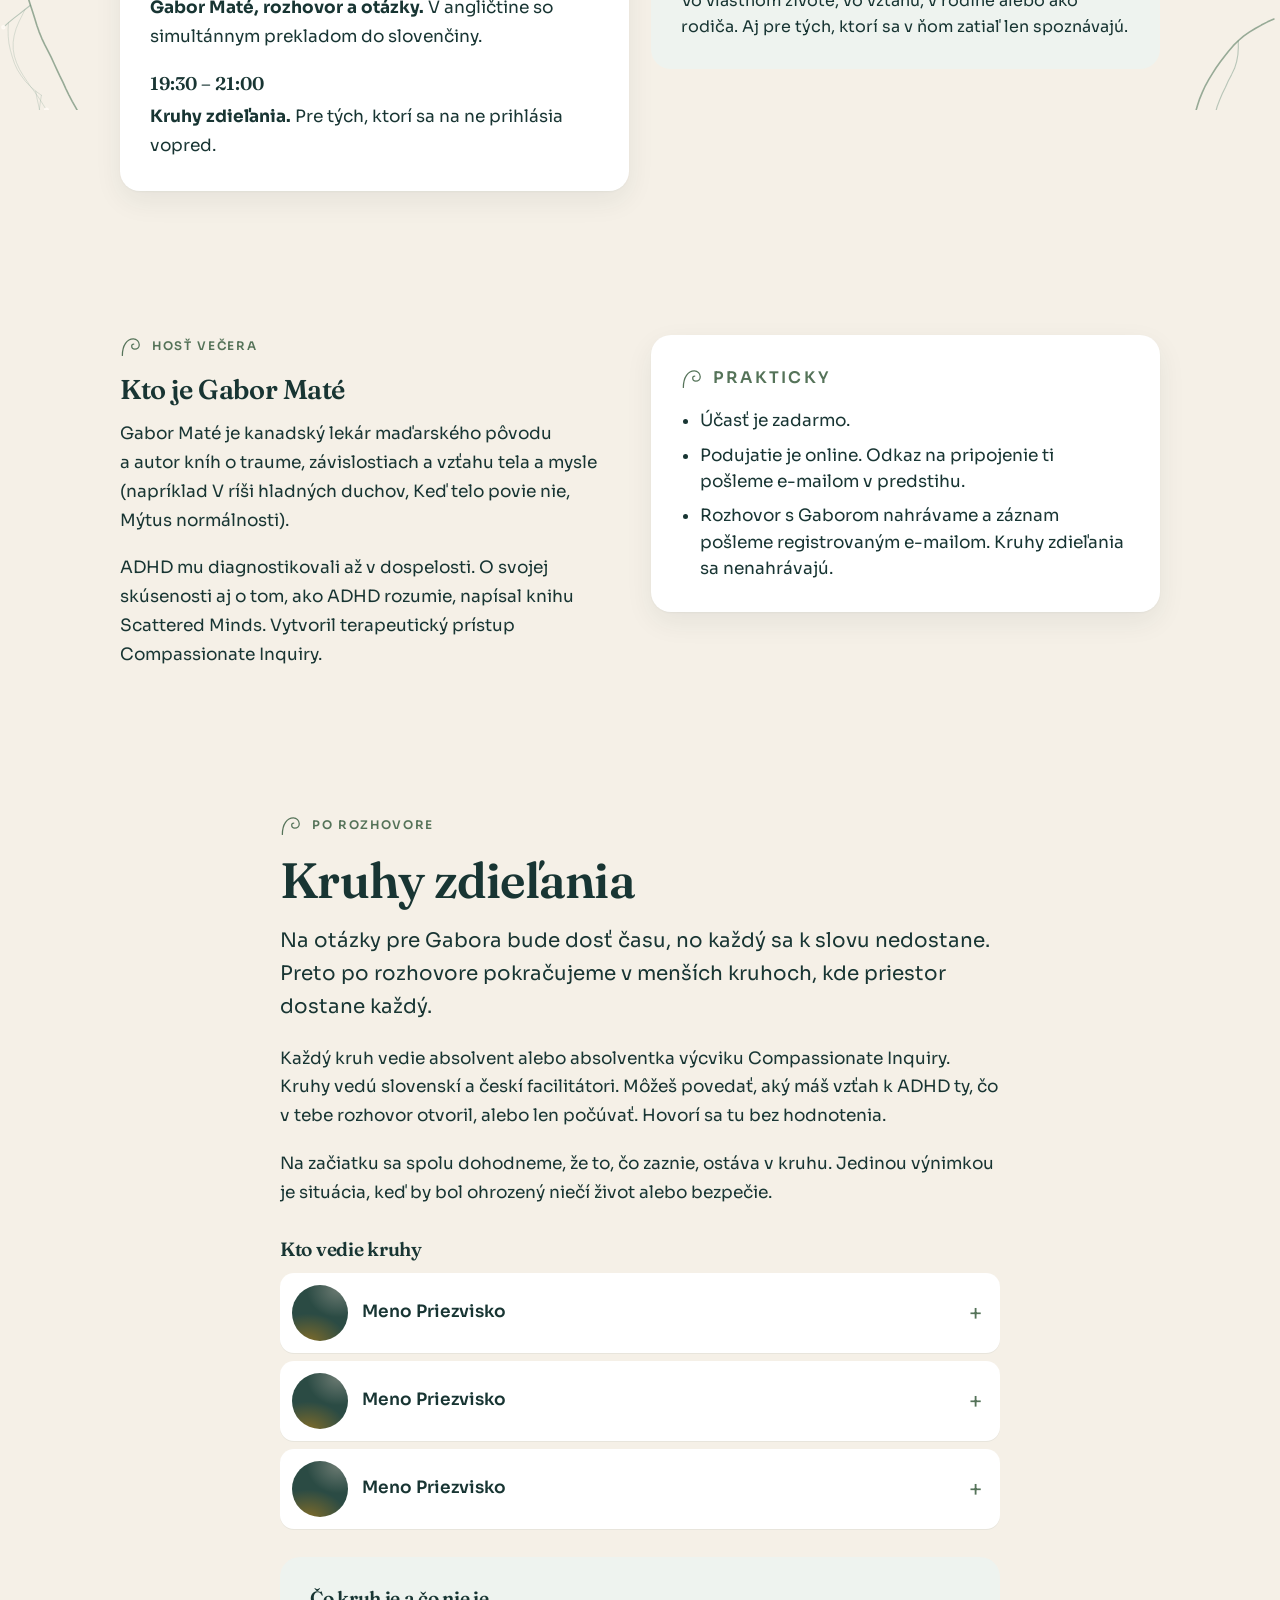
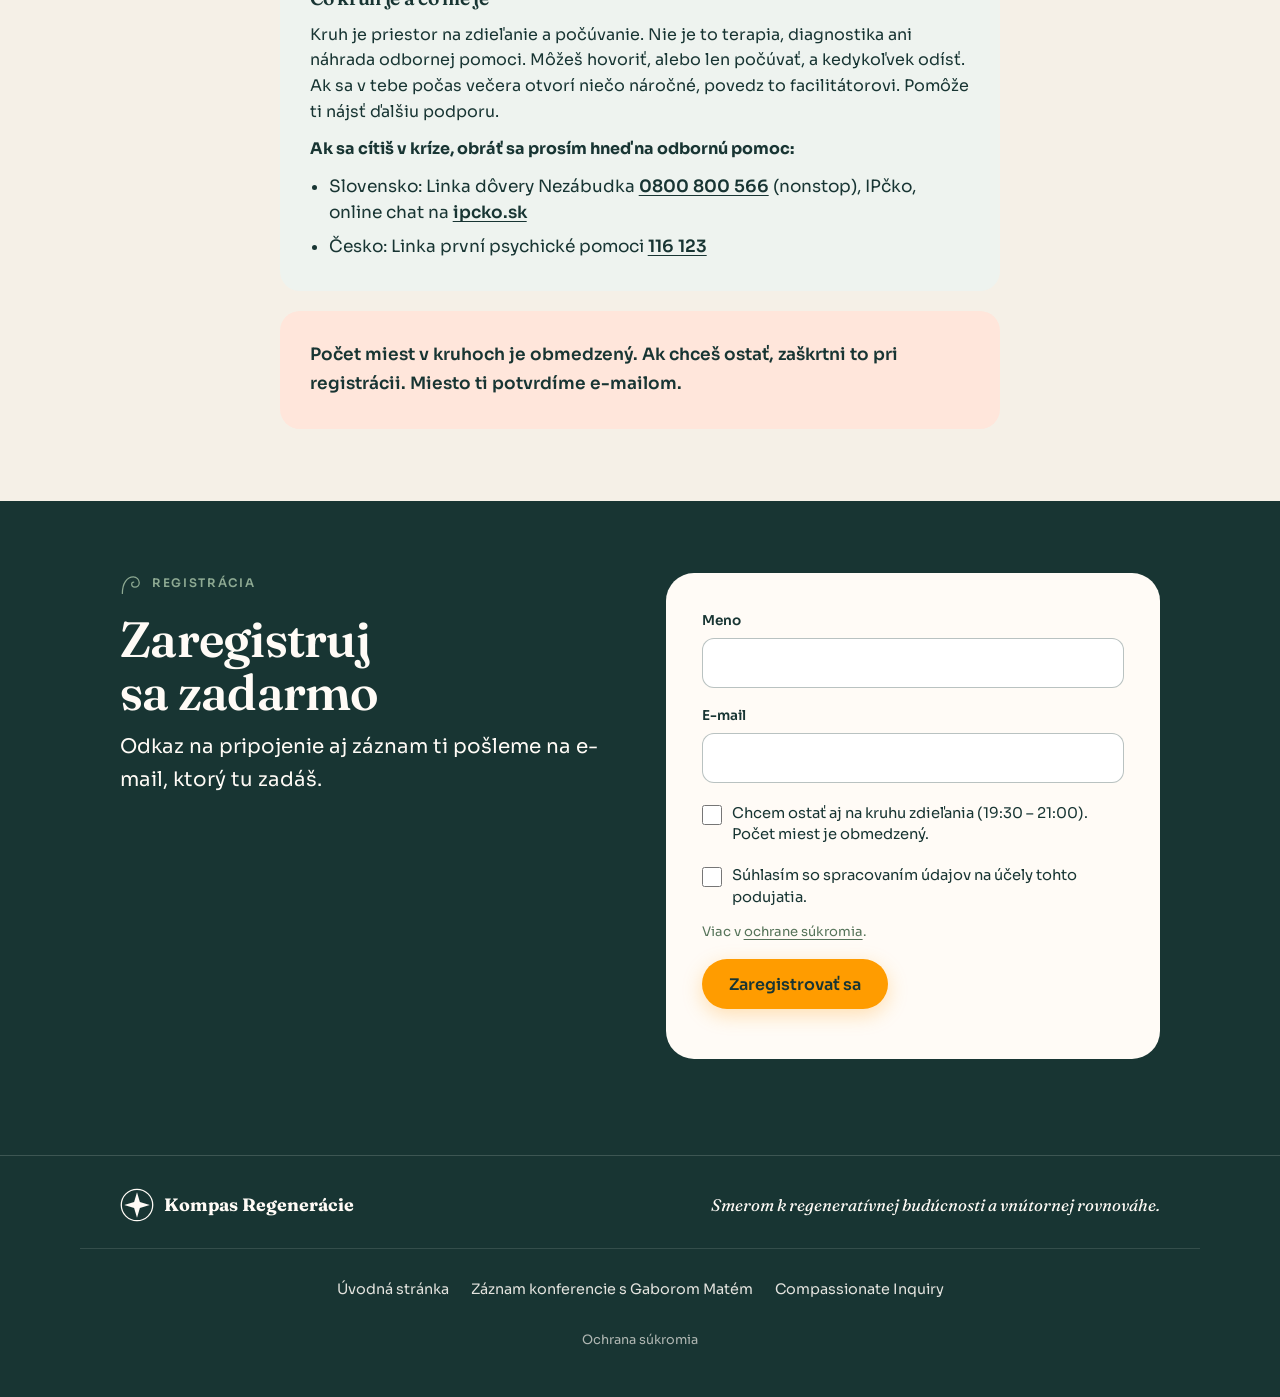
<file: gabor-qa/index.html>
<!DOCTYPE html>
<html lang="sk">
<head>
<meta charset="utf-8">
<meta name="viewport" content="width=device-width, initial-scale=1">
<title>Kam uteká naša pozornosť? Gabor Maté o ADHD · 17. 12. online · Kompas Regenerácie</title>
<meta name="description" content="Online večer s Gaborom Matém o ADHD, 17. 12. 2026 o 18:00. Zadarmo, v angličtine so simultánnym prekladom do slovenčiny. Po rozhovore kruhy zdieľania s praktikmi Compassionate Inquiry.">
<link rel="canonical" href="https://kompasregeneracie.sk/gabor-qa/">
<meta name="theme-color" content="#fffbf6">
<link rel="icon" href="data:image/svg+xml,%3Csvg xmlns='http://www.w3.org/2000/svg' viewBox='0 0 40 40'%3E%3Ccircle cx='20' cy='20' r='18.5' fill='%23fffbf6' stroke='%23183533' stroke-width='1.5'/%3E%3Cpath d='M20 5l3.4 11.6L35 20l-11.6 3.4L20 35l-3.4-11.6L5 20l11.6-3.4z' fill='%23183533'/%3E%3C/svg%3E">
<meta property="og:type" content="website">
<meta property="og:locale" content="sk_SK">
<meta property="og:site_name" content="Kompas Regenerácie">
<meta property="og:url" content="https://kompasregeneracie.sk/gabor-qa/">
<meta property="og:title" content="Kam uteká naša pozornosť? Gabor Maté o ADHD">
<meta property="og:description" content="17. 12. 2026 o 18:00, online a zadarmo. Rozhovor, otázky a kruhy zdieľania.">
<meta property="og:image" content="https://kompasregeneracie.sk/gabor-qa/plagat.jpg">
<meta property="og:image:width" content="1920">
<meta property="og:image:height" content="1005">
<meta name="twitter:card" content="summary_large_image">
<script type="application/ld+json">{"@context":"https://schema.org","@type":"Event","name":"Kam uteká naša pozornosť? Gabor Maté o ADHD","image":"https://kompasregeneracie.sk/gabor-qa/plagat.jpg","startDate":"2026-12-17T18:00:00+01:00","endDate":"2026-12-17T21:00:00+01:00","eventAttendanceMode":"https://schema.org/OnlineEventAttendanceMode","eventStatus":"https://schema.org/EventScheduled","location":{"@type":"VirtualLocation","url":"https://kompasregeneracie.sk/gabor-qa/"},"isAccessibleForFree":true,"inLanguage":["en","sk"],"performer":{"@type":"Person","name":"Gabor Maté"},"organizer":{"@type":"Organization","name":"Kompas Regenerácie","url":"https://kompasregeneracie.sk/"}}</script>
<script>document.documentElement.classList.add('js')</script>
<link rel="preconnect" href="https://fonts.googleapis.com">
<link rel="preconnect" href="https://fonts.gstatic.com" crossorigin>
<link href="https://fonts.googleapis.com/css2?family=Fraunces:ital,opsz,wght@0,9..144,400..700;1,9..144,400..600&family=Sora:wght@400;600;700&display=swap" rel="stylesheet">
<!--
  PODSTRÁNKA PODUJATIA · Gabor Maté o ADHD, 17. 12. 2026
  Zatiaľ len po slovensky. Štýly a živá vrstva sú spoločné s úvodnou stránkou.
  REGISTRÁCIA: formulár zatiaľ nič neodosiela (id="formular" + data-sprava).
  Keď bude formulár v SmartEmailingu: action nastaviť na jeho adresu, názvy polí podľa SmartEmailingu,
  id="formular" a data-sprava odstrániť, aby sa formulár naozaj odoslal.
-->
<link rel="stylesheet" href="../assets/kompas.css?v=0a256cd4">
</head>
<body class="stranka-podujatia">
<div class="pasik-hore" aria-hidden="true"></div>
<a class="preskoc" href="#obsah">Preskočiť na obsah</a>
<canvas id="podhubie" class="dych-jas" aria-hidden="true"></canvas>

<header class="hlavicka" data-ticho>
  <div class="obal">
    <a class="logo" href="../" aria-label="Kompas Regenerácie, domov">
      <svg viewBox="0 0 40 40" aria-hidden="true"><circle cx="20" cy="20" r="18.5" fill="none" stroke="currentColor" stroke-width="1.5"/><path d="M20 5l3.4 11.6L35 20l-11.6 3.4L20 35l-3.4-11.6L5 20l11.6-3.4z" fill="currentColor"/></svg>
      Kompas Regenerácie
    </a>
    <div class="hlavicka__prava">
      <a class="tl tl--hlavne tl--male" href="#registracia">Registrácia</a>
    </div>
  </div>
</header>

<main id="obsah">

<!-- ===================== PLAGÁT + ÚVOD ===================== -->
<section class="podujatie-uvod" data-ticho aria-labelledby="n-gabor">
  <div class="obal">
    <!-- PLAGÁT · 1920 × 1005 px, rovnaký ako obálka FB eventu -->
    <a class="plagat-odkaz" href="#registracia">
      <img class="plagat" src="plagat.jpg" srcset="plagat-960.jpg 960w, plagat.jpg 1920w" sizes="(min-width:1120px) 1040px, 100vw" width="1920" height="1005" alt="Gabor Maté. Kam uteká naša pozornosť? Gabor Maté o ADHD. Online stretnutie, 17. 12. 2026 o 18:00, vstup zdarma s registráciou." fetchpriority="high">
    </a>
  </div>
  <div class="obal obal--uzky podujatie-uvod__text">
    <p class="stitok">Online · 17. 12. 2026 · 18:00 · Zadarmo</p>
    <h1 id="n-gabor">Kam uteká naša pozornosť?</h1>
    <p class="podujatie-uvod__podnadpis">Gabor Maté o ADHD</p>
    <div class="tlacidla">
      <a class="tl tl--hlavne" href="#registracia">Zaregistruj sa zadarmo</a>
    </div>
    <p class="preklad-info"><span class="cip">EN → SK</span> V angličtine so simultánnym prekladom do slovenčiny.</p>
    <p class="uvodny">Možno to poznáš. Hlava ako prehliadač s&nbsp;desiatimi otvorenými kartami. Mobil v&nbsp;ruke skôr, ako si uvedomíš prečo. Rozrobené veci všade a&nbsp;pocit, že nestíhaš, hoci bežíš celý deň.</p>
    <p class="uvodny">Roztrieštenú pozornosť dnes pozná skoro každý. Pre ľudí s&nbsp;ADHD je to každodenná skúsenosť, ktorá ovplyvňuje prácu, vzťahy aj to, ako sa vnímajú. Zaslúži si porozumenie.</p>
    <p class="uvodny">Gabor Maté sa nepýta, čo je s&nbsp;nami zle. Pýta sa, čo sa nám stalo a&nbsp;čo nám môže pomôcť. Na tomto online večere porozpráva, ako ADHD vníma, odkiaľ sa podľa neho berie a&nbsp;čo môže pomôcť. Odpovie aj na vaše otázky.</p>
  </div>
</section>

<!-- ===================== PROGRAM A PRE KOHO ===================== -->
<section class="sekcia" aria-labelledby="n-program">
  <div class="obal">
    <div class="mriezka mriezka--2" data-rast="skupina">
      <div class="karta">
        <p class="stitok">Program</p>
        <h2 id="n-program" class="h3">Štvrtok 17. decembra</h2>
        <ul class="program">
          <li><span class="program__cas">18:00 – 19:30</span><span><strong>Gabor Maté, rozhovor a&nbsp;otázky.</strong> V&nbsp;angličtine so simultánnym prekladom do slovenčiny.</span></li>
          <li><span class="program__cas">19:30 – 21:00</span><span><strong>Kruhy zdieľania.</strong> Pre tých, ktorí sa na ne prihlásia vopred.</span></li>
        </ul>
      </div>
      <div class="karta karta--salvia">
        <p class="stitok">Pre koho</p>
        <h2 class="h3">Pre každého, koho sa ADHD dotýka</h2>
        <p>Vo vlastnom živote, vo vzťahu, v&nbsp;rodine alebo ako rodiča. Aj pre tých, ktorí sa v&nbsp;ňom zatiaľ len spoznávajú.</p>
      </div>
    </div>
  </div>
</section>

<!-- ===================== KTO JE GÁBOR MATÉ + PRAKTICKY ===================== -->
<section class="sekcia" aria-labelledby="n-gabor-bio">
  <div class="obal">
    <div class="mriezka mriezka--2" data-rast="skupina">
      <div>
        <p class="stitok">Hosť večera</p>
        <h2 id="n-gabor-bio" class="h3">Kto je Gabor Maté</h2>
        <p>Gabor Maté je kanadský lekár maďarského pôvodu a&nbsp;autor kníh o&nbsp;traume, závislostiach a&nbsp;vzťahu tela a&nbsp;mysle (napríklad V&nbsp;ríši hladných duchov, Keď telo povie nie, Mýtus normálnosti).</p>
        <p>ADHD mu diagnostikovali až v&nbsp;dospelosti. O&nbsp;svojej skúsenosti aj o&nbsp;tom, ako ADHD rozumie, napísal knihu Scattered Minds. Vytvoril terapeutický prístup Compassionate Inquiry.</p>
      </div>
      <div class="karta">
        <p class="stitok">Prakticky</p>
        <ul class="prakticky">
          <li>Účasť je zadarmo.</li>
          <li>Podujatie je online. Odkaz na pripojenie ti pošleme e-mailom v&nbsp;predstihu.</li>
          <li>Rozhovor s&nbsp;Gaborom nahrávame a&nbsp;záznam pošleme registrovaným e-mailom. Kruhy zdieľania sa nenahrávajú.</li>
        </ul>
      </div>
    </div>
  </div>
</section>

<!-- ===================== KRUHY ZDIEĽANIA ===================== -->
<section class="sekcia" aria-labelledby="n-kruhy">
  <div class="obal obal--uzky" data-rast>
    <p class="stitok">Po rozhovore</p>
    <h2 id="n-kruhy">Kruhy zdieľania</h2>
    <p class="uvodny">Na otázky pre Gabora bude dosť času, no každý sa k&nbsp;slovu nedostane. Preto po rozhovore pokračujeme v&nbsp;menších kruhoch, kde priestor dostane každý.</p>
    <p>Každý kruh vedie absolvent alebo absolventka výcviku Compassionate Inquiry. Kruhy vedú slovenskí a&nbsp;českí facilitátori. Môžeš povedať, aký máš vzťah k&nbsp;ADHD ty, čo v&nbsp;tebe rozhovor otvoril, alebo len počúvať. Hovorí sa tu bez hodnotenia.</p>
    <p>Na začiatku sa spolu dohodneme, že to, čo zaznie, ostáva v&nbsp;kruhu. Jedinou výnimkou je situácia, keď by bol ohrozený niečí život alebo bezpečie.</p>

    <div class="lektori">
      <h3>Kto vedie kruhy</h3>
      <!-- ZÁSTUPNÉ: nahradiť podkladmi od facilitátorov (meno, 1–2 vety, odkaz, prípadne fotka). Jeden <details> = jeden facilitátor.
           FOTKA: <span class="lektor__foto" …></span> nahradiť týmto: <img class="lektor__foto" src="meno.jpg" alt="Meno Priezvisko" width="112" height="112"> -->
      <div class="lektori__zoznam">
          <details class="lektor">
            <summary><span class="lektor__foto" role="img" aria-label="Fotka facilitátora"></span><span class="lektor__meno">Meno Priezvisko</span></summary>
            <p>Jedna až dve vety o&nbsp;facilitátorovi: s&nbsp;kým pracuje a&nbsp;ako sa dostal ku Compassionate Inquiry. <a href="#">Viac o&nbsp;ňom</a></p>
          </details>
          <details class="lektor">
            <summary><span class="lektor__foto" role="img" aria-label="Fotka facilitátora"></span><span class="lektor__meno">Meno Priezvisko</span></summary>
            <p>Jedna až dve vety o&nbsp;facilitátorovi: s&nbsp;kým pracuje a&nbsp;ako sa dostal ku Compassionate Inquiry. <a href="#">Viac o&nbsp;ňom</a></p>
          </details>
          <details class="lektor">
            <summary><span class="lektor__foto" role="img" aria-label="Fotka facilitátora"></span><span class="lektor__meno">Meno Priezvisko</span></summary>
            <p>Jedna až dve vety o&nbsp;facilitátorovi: s&nbsp;kým pracuje a&nbsp;ako sa dostal ku Compassionate Inquiry. <a href="#">Viac o&nbsp;ňom</a></p>
          </details>
      </div>
    </div>

    <div class="karta karta--salvia kruh-ramec">
      <h3>Čo kruh je a&nbsp;čo nie je</h3>
      <p>Kruh je priestor na zdieľanie a&nbsp;počúvanie. Nie je to terapia, diagnostika ani náhrada odbornej pomoci. Môžeš hovoriť, alebo len počúvať, a&nbsp;kedykoľvek odísť. Ak sa v&nbsp;tebe počas večera otvorí niečo náročné, povedz to facilitátorovi. Pomôže ti nájsť ďalšiu podporu.</p>
      <p><strong>Ak sa cítiš v&nbsp;kríze, obráť sa prosím hneď na odbornú pomoc:</strong></p>
      <ul class="krizove-linky">
        <li>Slovensko: Linka dôvery Nezábudka <a href="tel:0800800566">0800&nbsp;800&nbsp;566</a> (nonstop), IPčko, online chat na <a href="https://ipcko.sk">ipcko.sk</a></li>
        <li>Česko: Linka první psychické pomoci <a href="tel:116123">116&nbsp;123</a></li>
      </ul>
    </div>

    <p class="karta karta--broskyna kruhy-miesta">Počet miest v&nbsp;kruhoch je obmedzený. Ak chceš ostať, zaškrtni to pri registrácii. Miesto ti potvrdíme e-mailom.</p>
  </div>
</section>

<!-- ===================== REGISTRÁCIA ===================== -->
<section class="sekcia tma spojme" id="registracia" data-tma aria-labelledby="n-registracia">
  <div class="obal dvojica">
    <div data-rast>
      <p class="stitok">Registrácia</p>
      <h2 id="n-registracia">Zaregistruj sa zadarmo</h2>
      <p class="uvodny">Odkaz na pripojenie aj záznam ti pošleme na e-mail, ktorý tu zadáš.</p>
    </div>
    <form class="formular" id="formular" action="#" method="post" data-rast data-sprava="Registrácia sa spúšťa v najbližších dňoch. Ďakujeme za trpezlivosť.">
      <label for="f-meno">Meno</label>
      <input id="f-meno" name="meno" type="text" autocomplete="name" required>
      <label for="f-mail">E-mail</label>
      <input id="f-mail" name="email" type="email" autocomplete="email" required>
      <label class="suhlas"><input type="checkbox" name="kruh" value="ano"> Chcem ostať aj na kruhu zdieľania (19:30 – 21:00). Počet miest je obmedzený.</label>
      <label class="suhlas"><input type="checkbox" name="suhlas" value="1" required> Súhlasím so spracovaním údajov na účely tohto podujatia.</label>
      <p class="gdpr">Viac v&nbsp;<a href="https://kompasregeneracie.sk/ochrana-sukromia/">ochrane súkromia</a>.</p>
      <button class="tl tl--hlavne" type="submit">Zaregistrovať sa</button>
      <p class="formular__sprava" role="status" aria-live="polite"></p>
    </form>
  </div>

  <footer class="paticka">
    <div class="obal">
      <a class="logo" href="../">
        <svg viewBox="0 0 40 40" aria-hidden="true"><circle cx="20" cy="20" r="18.5" fill="none" stroke="currentColor" stroke-width="1.5"/><path d="M20 5l3.4 11.6L35 20l-11.6 3.4L20 35l-3.4-11.6L5 20l11.6-3.4z" fill="currentColor"/></svg>
        Kompas Regenerácie
      </a>
      <p class="tagline">Smerom k&nbsp;regeneratívnej budúcnosti a&nbsp;vnútornej rovnováhe.</p>
    </div>
    <div class="obal paticka__odkazy">
      <nav aria-label="Ďalšie stránky">
        <a href="../">Úvodná stránka</a>
        <a href="https://kompasregeneracie.sk/gabor-mate/">Záznam konferencie s Gaborom Matém</a>
        <a href="https://kompasregeneracie.sk/projekty/compassionate-inquiry/">Compassionate Inquiry</a>
      </nav>
      <nav class="paticka__pravne" aria-label="Právne informácie">
        <a href="https://kompasregeneracie.sk/ochrana-sukromia/">Ochrana súkromia</a>
      </nav>
    </div>
  </footer>
</section>

</main>
<script src="../assets/kompas.js?v=27c5ad09"></script>
</body>
</html>
</file>
<file: assets/kompas.css>
/* =========================================================
   DIZAJNOVÝ SYSTÉM · farby, písma, rytmus
   ========================================================= */
:root{
  --krem:#fffbf6;
  --les:#183533;
  --salvia:#8eaa93;
  --salvia-text:#557359;      /* šalviová na malý text, kvôli kontrastu */
  --salvia-jemna:#eef3ef;
  --salvia-hlbsia:#dfe9e1;
  --broskyna:#ffe6db;
  --oranz:#ff9c00;
  --piesok:#f6f2ea;
  --biela:#ffffff;

  --pismo-nadpis:"Blazface","Fraunces",Georgia,serif;
  --pismo-text:"Sora","Inter",system-ui,sans-serif;

  --r:20px;
  --r-velky:28px;
  --tien:0 1px 2px rgba(24,53,51,.04),0 10px 28px rgba(24,53,51,.07);

  --dych:10s;                 /* jeden nádych a výdych */
  --dych-posun:0ms;           /* nastaví JS, aby všetko dýchalo naraz */
  --rast:1.1s;                /* rozvinutie sekcie */
  --krivka:cubic-bezier(.2,.65,.2,1);

  /* čas a obdobie: prepisujú sa nižšie cez html[data-cas], html[data-obdobie] */
  --prechod:linear-gradient(90deg,#122b29 0%,#244a42 22%,#4a7a69 50%,#244a42 78%,#122b29 100%);
  --pozadie:#fffbf6;
  --ziara:rgba(255,230,219,.9);
  --ziara-x:50%;
  --ziara-y:0%;
  --vlakno:142,170,147;       /* farba vlákien podhubia (r,g,b) */
  --vytrus:142,170,147;       /* farba výtrusov na koncoch vlákien */
  --vlakno-sila:1;            /* priehľadnosť vlákien, zima je bledšia */
}

/* KOMPONENT: ČAS · svetlo podľa hodiny */
html[data-cas="rano"]{--pozadie:#fffaf3;--ziara:rgba(255,230,219,.95);--ziara-x:12%;--ziara-y:92%}
html[data-cas="den"]{--pozadie:#fffbf6;--ziara:rgba(142,170,147,.16);--ziara-x:50%;--ziara-y:-6%}
html[data-cas="vecer"]{--pozadie:#fff6ec;--ziara:rgba(255,156,0,.2);--ziara-x:88%;--ziara-y:96%}
html[data-cas="noc"]{--pozadie:#f5f0e7;--ziara:rgba(142,170,147,.3);--ziara-x:84%;--ziara-y:10%}
/* KOMPONENT: ČAS · ročné obdobie */
html[data-obdobie="jar"]{--vlakno:142,170,147;--vytrus:120,168,128}
html[data-obdobie="leto"]{--vlakno:128,160,134;--vytrus:255,200,170}
html[data-obdobie="jesen"]{--vlakno:142,170,147;--vytrus:255,156,0}
html[data-obdobie="zima"]{--vlakno:160,180,166;--vytrus:255,251,246;--vlakno-sila:.8}

*,*::before,*::after{box-sizing:border-box}
html{-webkit-text-size-adjust:100%}
body{
  margin:0;position:relative;overflow-x:hidden;
  background:var(--pozadie);color:var(--les);
  font-family:var(--pismo-text);font-size:1.0625rem;line-height:1.7;
  -webkit-font-smoothing:antialiased;
  transition:background-color 2.5s ease;
}
img,svg{max-width:100%}
h1,h2,h3{font-family:var(--pismo-nadpis);font-weight:600;line-height:1.08;letter-spacing:-.015em;margin:0;text-wrap:balance}
h1{font-size:clamp(2.6rem,6.6vw,4.7rem);line-height:1.03}
h2{font-size:clamp(1.9rem,4.4vw,3.1rem)}
h3{font-size:clamp(1.25rem,2.2vw,1.5rem);line-height:1.2}
p{margin:0 0 1.1em;max-width:62ch;text-wrap:pretty}
p:last-child{margin-bottom:0}
a{color:inherit;text-underline-offset:.2em;text-decoration-thickness:1px}
:focus-visible{outline:3px solid currentColor;outline-offset:3px;border-radius:6px}

.preskoc{position:absolute;left:-999px;top:0;background:var(--les);color:var(--krem);padding:12px 18px;z-index:10;border-radius:0 0 12px 0}
.preskoc:focus{left:0}

.obal{max-width:1120px;margin-inline:auto;padding-inline:clamp(20px,5vw,40px);position:relative;z-index:2}
.obal--uzky{max-width:800px}
.sekcia{padding-block:clamp(40px,6vw,72px)}
.tma{background:var(--les);color:var(--krem)}

.stitok{
  display:flex;align-items:center;gap:10px;margin:0 0 18px;
  font-size:.74rem;font-weight:600;letter-spacing:.14em;text-transform:uppercase;color:var(--salvia-text);
}
.tma .stitok{color:var(--salvia)}
.uvodny{font-size:clamp(1.1rem,1.6vw,1.25rem);line-height:1.65}
.hlava{margin-bottom:clamp(28px,4vw,48px)}
.hlava h2{max-width:20ch}
.hlava p{margin-top:20px}

/* tlačidlá */
.tl{
  display:inline-flex;align-items:center;justify-content:center;gap:8px;min-height:50px;
  padding:13px 26px;border-radius:999px;border:1.5px solid transparent;
  font:600 1rem/1.2 var(--pismo-text);text-decoration:none;cursor:pointer;
  transition:transform .35s var(--krivka),background-color .35s,box-shadow .35s;
}
.tl:hover{transform:translateY(-2px)}
.tl--hlavne{background:var(--oranz);color:var(--les);box-shadow:0 6px 20px rgba(255,156,0,.28)}
.tl--druhe{border-color:currentColor;color:inherit;background:transparent}
.tl--tmave{background:var(--les);color:var(--krem)}
.tlacidla{display:flex;flex-wrap:wrap;gap:12px;margin-top:28px}
.odkaz{font-weight:600}
.doplnit{
  display:inline-block;font-size:.72rem;font-weight:600;letter-spacing:.02em;line-height:1.3;
  border:1px dashed currentColor;border-radius:8px;padding:3px 9px;opacity:.8;margin-top:10px;
}
.cip{display:inline-block;font-size:.72rem;font-weight:600;letter-spacing:.08em;text-transform:uppercase;
  background:var(--salvia-jemna);color:var(--les);border-radius:999px;padding:5px 12px}
.tma .cip,.karta--tmava .cip{background:rgba(142,170,147,.22);color:var(--krem)}

/* karty */
.karta{background:var(--biela);border-radius:var(--r);padding:clamp(22px,3vw,30px);box-shadow:var(--tien)}
.karta--salvia{background:var(--salvia-jemna);box-shadow:none}
.karta--hlbsia{background:var(--salvia-hlbsia);box-shadow:none}
.karta--tmava{background:var(--les);color:var(--krem);box-shadow:none}
.karta--broskyna{background:var(--broskyna);box-shadow:none}
.karta h3{margin-bottom:10px}
.karta p{font-size:1rem;line-height:1.6}
.karta .citat{font-size:clamp(1.2rem,2.2vw,1.5rem);line-height:1.35}
.mriezka{display:grid;gap:clamp(14px,2vw,22px);grid-template-columns:repeat(auto-fit,minmax(min(100%,270px),1fr))}

/* tenký pás úplne hore, rovnaký prechod ako hlavný nadpis */
.pasik-hore{height:6px;background:var(--prechod);position:relative;z-index:3}

/* hlavička */
.hlavicka__prava{display:flex;align-items:center;gap:clamp(14px,3vw,28px)}
.jazyky{display:flex;gap:2px;font-size:.76rem;font-weight:600;letter-spacing:.08em}
.jazyky a{display:inline-flex;align-items:center;min-height:36px;padding:0 8px;border-radius:8px;text-decoration:none;color:var(--salvia-text)}
.jazyky a:hover{color:var(--les)}
.jazyky a[aria-current]{color:var(--les);background:var(--salvia-jemna)}
.hlavicka{padding-block:16px;position:sticky;top:0;z-index:30;
  transition:transform .45s var(--krivka),background-color .35s ease,box-shadow .35s ease}
.hlavicka.plava{background:var(--pozadie);box-shadow:0 1px 0 rgba(24,53,51,.08),0 8px 24px rgba(24,53,51,.06)}
.hlavicka.skryta{transform:translateY(-100%)}
section[id],div[id]{scroll-margin-top:84px}
.hlavicka .obal{display:flex;align-items:center;justify-content:space-between;gap:16px}
.logo{display:flex;align-items:center;gap:10px;text-decoration:none;font-family:var(--pismo-nadpis);font-weight:700;font-size:1.12rem}
.logo svg{width:34px;height:34px;flex:none}
.menu{display:flex;gap:26px;font-size:.92rem;font-weight:600}
.menu a{text-decoration:none;padding:8px 0}
.menu a:hover{text-decoration:underline}
@media (max-width:760px){.menu a:not(.menu__hlavny){display:none}}

/* =========================================================
   KOMPONENT: DYCH · jeden rytmus pre celý web
   ========================================================= */
@keyframes dych-jas{0%,100%{opacity:var(--dych-min,.78)}50%{opacity:1}}
@keyframes dych-mierka{0%,100%{transform:scale(1)}50%{transform:scale(var(--dych-max,1.05))}}
.dych-jas{animation:dych-jas var(--dych) ease-in-out infinite;animation-delay:var(--dych-posun)}
.dych-mierka{animation:dych-mierka var(--dych) ease-in-out infinite;animation-delay:var(--dych-posun)}

/* =========================================================
   KOMPONENT: PODHUBIE · canvas pod obsahom
   ========================================================= */
#podhubie{position:absolute;left:0;top:0;width:100%;pointer-events:none;z-index:1;--dych-min:.8}
.pas{height:clamp(90px,13vw,160px);position:relative}
.pas--vysoky{height:clamp(120px,17vw,210px)}
.uzol{
  position:absolute;left:var(--x,50%);top:50%;width:12px;height:12px;margin:-6px 0 0 -6px;z-index:2;
  border-radius:50%;background:var(--salvia);box-shadow:0 0 0 6px rgba(142,170,147,.18);
  transition:background-color 1.6s ease,box-shadow 1.6s ease;
}
.uzol.svieti{background:var(--oranz);box-shadow:0 0 0 7px rgba(255,156,0,.16),0 0 22px rgba(255,156,0,.4)}
.tma .uzol{background:var(--salvia)}

/* =========================================================
   KOMPONENT: RAST · sekcie sa rozvinú ako papraď
   ========================================================= */
.paprad{width:22px;height:22px;flex:none;overflow:visible}
.paprad path{fill:none;stroke:currentColor;stroke-width:1.6;stroke-linecap:round;stroke-dasharray:1;stroke-dashoffset:0}
@media (prefers-reduced-motion:no-preference){
  html{scroll-behavior:smooth}
  .js [data-rast]:not([data-rast="skupina"]),
  .js [data-rast="skupina"]>*{
    opacity:0;transform:translateY(22px) rotate(-.6deg);transform-origin:0 100%;
    transition:opacity var(--rast) var(--krivka),transform var(--rast) var(--krivka);
    transition-delay:calc(var(--i,0)*110ms);
  }
  .js [data-rast].vyrastene:not([data-rast="skupina"]),
  .js [data-rast="skupina"].vyrastene>*{opacity:1;transform:none}
  .js [data-rast="skupina"]>:nth-child(2){--i:1}
  .js [data-rast="skupina"]>:nth-child(3){--i:2}
  .js [data-rast="skupina"]>:nth-child(4){--i:3}
  .js [data-rast="skupina"]>:nth-child(5){--i:4}
  .js [data-rast="skupina"]>:nth-child(6){--i:5}
  .js [data-rast] .paprad path{stroke-dashoffset:1;transition:stroke-dashoffset 2.2s var(--krivka) .2s}
  .js [data-rast].vyrastene .paprad path{stroke-dashoffset:0}
}

/* =========================================================
   KOMPONENT: FOTKA, KTORÁ SA NADÝCHNE
   ========================================================= */
.foto{position:relative;overflow:hidden;margin:0;border-radius:var(--r-velky);background:#27463f;aspect-ratio:var(--pomer,4/3)}
.foto__obraz{
  display:block;width:100%;height:100%;object-fit:cover;
  /* zástupné miesto: Miško nahradí <div> prvkom <img class="foto__obraz"> */
  background:
    radial-gradient(120% 90% at 28% 105%,rgba(255,156,0,.42),transparent 60%),
    radial-gradient(90% 80% at 82% 8%,rgba(255,230,219,.3),transparent 62%),
    #2b4b44;
}
.foto__popis{display:none;  /* popisy zástupných fotiek; pri skutočných fotkách celé zmazať */

  position:absolute;left:14px;bottom:14px;z-index:1;max-width:calc(100% - 28px);
  font-size:.72rem;font-weight:600;letter-spacing:.04em;line-height:1.3;
  color:var(--krem);background:rgba(24,53,51,.62);border:1px dashed rgba(255,251,246,.5);
  padding:5px 10px;border-radius:8px;
}
@media (prefers-reduced-motion:no-preference){
  .js .foto .foto__obraz{transition:transform 3.4s var(--krivka)}
  .js .foto::after{content:"";position:absolute;inset:0;background:var(--les);opacity:.24;transition:opacity 3s ease;pointer-events:none}
  .js .foto.nadych .foto__obraz{transform:scale(1.045)}
  .js .foto.nadych::after{opacity:0}
}

/* =========================================================
   1 · ÚVOD
   ========================================================= */
.uvod{position:relative;padding-block:clamp(28px,5vh,64px) clamp(16px,3vh,32px);text-align:center}
.uvod::before{
  content:"";position:absolute;inset:-140px 0 -60px;z-index:0;pointer-events:none;
  background:radial-gradient(ellipse 58% 62% at var(--ziara-x) var(--ziara-y),var(--ziara),transparent 70%);
  animation:dych-jas var(--dych) ease-in-out infinite;animation-delay:var(--dych-posun);--dych-min:.6;
  -webkit-mask-image:linear-gradient(to bottom,#000 55%,transparent);mask-image:linear-gradient(to bottom,#000 55%,transparent);
}
.uvod h1{max-width:13ch;margin-inline:auto}
/* nadpis s prechodom odtieňov: tmavé okraje, svetlejší stred */
@supports ((-webkit-background-clip:text) or (background-clip:text)){
  .uvod h1{
    background:var(--prechod);
    -webkit-background-clip:text;background-clip:text;-webkit-text-fill-color:transparent;color:transparent;
    padding-bottom:.08em;   /* aby sa spodné časti písmen (j, ľ) neorezali */
  }
}
@media (forced-colors:active){.uvod h1{background:none;-webkit-text-fill-color:currentColor;color:CanvasText}}
.uvod .tagline{font-family:var(--pismo-nadpis);font-style:italic;font-size:clamp(1.15rem,2.2vw,1.5rem);line-height:1.4;margin:26px auto 0;max-width:30ch;color:var(--salvia-text)}
.uvod .uvodny{margin:22px auto 0;max-width:46ch}
.uvod .tlacidla{justify-content:center}

/* =========================================================
   KOMPONENT: LES V REZE · stromy a ľudia na jednej zemi, pod ňou podhubie
   ========================================================= */
.les{position:relative;z-index:2}
.les__scena{position:relative;height:clamp(310px,44vh,450px);height:clamp(310px,44svh,450px);
  background:linear-gradient(to bottom,transparent 38%,var(--les) 38%)}   /* 38 % = čiara zeme */
.les__scena canvas{position:absolute;inset:0;width:100%;height:100%}
.les__popis{background:var(--les);color:var(--krem);text-align:center;padding:14px 24px clamp(36px,6vw,60px)}
.les__popis .stitok{justify-content:center;color:var(--salvia);margin-bottom:12px;max-width:none}
.les__popis p:not(.stitok){font-family:var(--pismo-nadpis);font-size:clamp(1.15rem,2.1vw,1.5rem);line-height:1.45;max-width:36ch;margin-inline:auto}
.les__popis strong{font-weight:600;color:var(--broskyna)}
@media (max-height:800px) and (min-width:900px){h1{font-size:3.7rem}}

/* pásik Najbližšie v úvode */
.najblizsie{display:inline-flex;flex-wrap:wrap;align-items:center;justify-content:center;gap:6px 14px;margin-top:28px;
  padding:12px 20px;border-radius:999px;background:var(--biela);box-shadow:var(--tien);text-decoration:none;font-size:.95rem;line-height:1.35;
  transition:transform .35s var(--krivka)}
.najblizsie:hover{transform:translateY(-2px)}
.najblizsie__stitok{font-size:.7rem;font-weight:600;letter-spacing:.14em;text-transform:uppercase;color:var(--salvia-text)}
.najblizsie__akcia{font-weight:700}
@media (max-width:520px){.najblizsie{border-radius:20px;flex-direction:column;gap:4px}}

/* =========================================================
   2 · OHEŇ · vieme zhromaždiť ľudí
   ========================================================= */
.ohen{padding-bottom:0}
.foto--sala{--pomer:21/9;width:min(100% - 24px,1400px);margin:0 auto clamp(32px,5vw,56px);z-index:2}
@media (max-width:760px){.foto--sala{--pomer:4/3}}
.pribeh{display:grid;gap:clamp(24px,4vw,56px);grid-template-columns:1fr;align-items:end}
@media (min-width:900px){.pribeh{grid-template-columns:1.15fr 1fr}}
.cislo{font-family:var(--pismo-nadpis);font-weight:600;line-height:.92;letter-spacing:-.03em;display:block}
.cislo--velke{font-size:clamp(4.4rem,15vw,9.5rem)}
.cislo--male{font-size:clamp(2.1rem,5vw,3.4rem)}
.cisla{display:flex;gap:clamp(24px,5vw,56px);margin-top:22px;padding-top:22px;border-top:1px solid rgba(255,251,246,.18)}
.cisla span:last-child,.cislo-popis{display:block;font-size:.92rem;color:var(--salvia);margin-top:6px}
.trojica{display:grid;gap:clamp(12px,2vw,20px);grid-template-columns:repeat(3,1fr);margin-top:clamp(28px,5vw,56px)}
@media (max-width:640px){.trojica{grid-template-columns:1fr 1fr}.trojica .foto:first-child{grid-column:1/-1;--pomer:16/9}}
.podnadpis{font-family:var(--pismo-nadpis);font-size:clamp(1.5rem,3vw,2.1rem);font-weight:600;margin:clamp(56px,8vw,96px) 0 clamp(20px,3vw,32px)}
.ohne .karta{background:rgba(255,251,246,.06);border:1px solid rgba(255,251,246,.12);color:var(--krem);padding:0;overflow:hidden}
.ohne .foto{border-radius:0;--pomer:3/2}
.ohne .karta__telo{padding:20px 22px 24px}
@media (max-width:700px){
  /* na mobile sa galéria posúva prstom do strany, stránka je kratšia */
  .ohne{display:flex;overflow-x:auto;scroll-snap-type:x mandatory;gap:14px;margin-inline:-20px;padding:4px 20px 18px;scrollbar-width:thin}
  .ohne .karta{flex:0 0 82%;scroll-snap-align:center}
}
.ohne .karta p{color:rgba(255,251,246,.86)}
.ako{margin-top:clamp(56px,8vw,96px);display:grid;gap:24px;grid-template-columns:1fr}
@media (min-width:900px){.ako{grid-template-columns:1fr 1.3fr;gap:56px}}
.ako h3{font-size:clamp(1.5rem,3vw,2.1rem);max-width:16ch}

/* KOMPONENT: OHEŇ · žiara a uhlíky */
.ohnisko{position:relative;height:clamp(170px,24vw,280px);margin-top:clamp(24px,4vw,48px);overflow:hidden;
  background:radial-gradient(ellipse 62% 105% at 50% 100%,rgba(255,156,0,.3),rgba(255,156,0,.08) 48%,transparent 72%)}
.ohnisko::before{content:"";position:absolute;left:50%;bottom:-40%;width:min(70%,560px);aspect-ratio:2/1;transform:translateX(-50%);
  background:radial-gradient(ellipse at 50% 60%,rgba(255,200,150,.55),rgba(255,156,0,.22) 45%,transparent 70%);
  animation:dych-jas var(--dych) ease-in-out infinite;animation-delay:var(--dych-posun);--dych-min:.55}
.ohnisko canvas{position:absolute;inset:0;width:100%;height:100%}

/* =========================================================
   3 · PRIPRAVUJEME
   ========================================================= */
.termin{font-family:var(--pismo-nadpis);font-size:clamp(1.7rem,3vw,2.2rem);font-weight:600;line-height:1;display:block;margin-bottom:6px}
.termin-miesto{display:block;font-size:.74rem;font-weight:600;letter-spacing:.14em;text-transform:uppercase;color:var(--salvia-text);margin-bottom:18px}
.podujatie{display:flex;flex-direction:column}
.podujatie .tl,.podujatie .cip--coskoro{margin-top:auto;align-self:flex-start}
.podujatie p{margin-bottom:22px}

/* =========================================================
   4 · PREČO TO ROBÍME
   ========================================================= */
.preco{display:grid;gap:clamp(28px,5vw,64px);grid-template-columns:1fr}
@media (min-width:900px){.preco{grid-template-columns:.8fr 1.2fr;align-items:start}.preco__foto{position:sticky;top:32px}}
@media (max-width:899px){.preco__foto{order:2;max-width:420px}}
.preco__foto .foto{--pomer:4/5}
.podpis{margin-top:16px;font-size:.92rem;line-height:1.5}
.podpis--cesta{margin-top:10px;color:var(--salvia-text)}
.podpis strong{display:block;font-family:var(--pismo-nadpis);font-size:1.2rem}
.citat{font-family:var(--pismo-nadpis);font-size:clamp(1.25rem,2.4vw,1.6rem);line-height:1.35;font-weight:500;margin:0}
.preco .karta--broskyna{margin-top:32px}

/* =========================================================
   6 · STUPNE HĹBKY
   ========================================================= */
.stupne{display:grid;gap:16px;grid-template-columns:1fr;counter-reset:stupen;list-style:none;padding:0;margin:0}
.stupne>li{display:flex;flex-direction:column}
.stupne .poradie{font-family:var(--pismo-nadpis);font-style:italic;font-size:1.05rem;opacity:.75;margin-bottom:28px}
.stupne .odkaz{margin-top:auto;padding-top:14px}
.stupne ul{padding-left:1.1em;margin:0 0 1em;font-size:1rem;line-height:1.6}
@media (min-width:980px){
  .stupne{grid-template-columns:repeat(4,1fr);align-items:start}
  .stupne>li:nth-child(2){margin-top:36px}
  .stupne>li:nth-child(3){margin-top:72px}
  .stupne>li:nth-child(4){margin-top:108px}
  .stupne>li{min-height:340px}
}

/* =========================================================
   7 · EKODEDINA · KOMPONENT: CESTA PO FÁZACH
   ========================================================= */
.dvojica{display:grid;gap:clamp(24px,4vw,56px);grid-template-columns:1fr}
@media (min-width:900px){.dvojica{grid-template-columns:1fr 1fr}}
.cesta{--faza:1;list-style:none;padding:0;margin:clamp(40px,6vw,64px) 0;position:relative;display:grid;gap:26px}
.cesta[data-faza="2"]{--faza:2}.cesta[data-faza="3"]{--faza:3}.cesta[data-faza="4"]{--faza:4}.cesta[data-faza="5"]{--faza:5}
.cesta::before,.cesta::after{content:"";position:absolute;left:10px;top:10px;width:2px;border-radius:2px}
.cesta::before{bottom:10px;background:var(--salvia-hlbsia)}
.cesta::after{height:calc((var(--faza) - .5)*20%);background:var(--les)}
.cesta li{position:relative;padding-left:40px;font-size:.95rem;line-height:1.5}
.cesta strong{display:block;font-family:var(--pismo-nadpis);font-size:1.2rem;line-height:1.2;margin-bottom:2px}
.cesta__uzol{position:absolute;left:0;top:0;width:22px;height:22px;border-radius:50%;background:var(--pozadie);border:2px solid var(--salvia);z-index:1}
.cesta li>span:last-child{color:var(--salvia-text)}
.cesta[data-faza="1"] li:nth-child(-n+1) .cesta__uzol,
.cesta[data-faza="2"] li:nth-child(-n+2) .cesta__uzol,
.cesta[data-faza="3"] li:nth-child(-n+3) .cesta__uzol,
.cesta[data-faza="4"] li:nth-child(-n+4) .cesta__uzol,
.cesta[data-faza="5"] li:nth-child(-n+5) .cesta__uzol{background:var(--les);border-color:var(--les)}
.cesta[data-faza="1"] li:nth-child(1) .cesta__uzol,
.cesta[data-faza="2"] li:nth-child(2) .cesta__uzol,
.cesta[data-faza="3"] li:nth-child(3) .cesta__uzol,
.cesta[data-faza="4"] li:nth-child(4) .cesta__uzol,
.cesta[data-faza="5"] li:nth-child(5) .cesta__uzol{background:var(--oranz);border-color:var(--oranz);box-shadow:0 0 0 6px rgba(255,156,0,.18)}
.cesta[data-faza="1"] li:nth-child(1) .cesta__uzol::after,
.cesta[data-faza="2"] li:nth-child(2) .cesta__uzol::after,
.cesta[data-faza="3"] li:nth-child(3) .cesta__uzol::after,
.cesta[data-faza="4"] li:nth-child(4) .cesta__uzol::after,
.cesta[data-faza="5"] li:nth-child(5) .cesta__uzol::after{content:"";position:absolute;inset:-9px;border-radius:50%;border:1.5px solid rgba(255,156,0,.5);
  animation:dych-mierka var(--dych) ease-in-out infinite;animation-delay:var(--dych-posun);--dych-max:1.22}
@media (min-width:900px){
  .cesta{grid-template-columns:repeat(5,1fr);gap:18px}
  .cesta::before,.cesta::after{left:10px;top:10px;height:2px;bottom:auto}
  .cesta::before{right:10%;width:auto}
  .cesta::after{width:calc((var(--faza) - .5)*20%)}
  .cesta li{padding:38px 0 0}
  .cesta li:nth-child(even){transform:translateY(10px)}
}
.blueprint{margin-top:clamp(36px,5vw,56px)}
.blueprint h3{font-size:clamp(1.45rem,2.8vw,2rem);max-width:22ch;margin-bottom:16px}
.blueprint .uvodny{max-width:60ch}
.temy{list-style:none;padding:0;margin:6px 0 26px;display:flex;flex-wrap:wrap;gap:10px}
.temy li{background:var(--salvia-jemna);border-radius:999px;padding:8px 16px;font-size:.92rem;font-weight:600;line-height:1.3}
.clen{border-left:3px solid var(--salvia);padding-left:22px;margin:0}
.clen footer{font-size:.9rem;color:var(--salvia-text);margin-top:10px}

/* =========================================================
   8 · KORENE
   ========================================================= */
.fakt{display:flex;flex-wrap:wrap;gap:clamp(20px,5vw,64px);margin-top:clamp(32px,5vw,56px);padding-top:28px;border-top:1px solid var(--salvia-hlbsia)}
.fakt .cislo{font-size:clamp(2.2rem,5vw,3.4rem)}
.fakt .cislo-popis{color:var(--salvia-text)}

/* =========================================================
   10 · SPOJME SA + pätička
   ========================================================= */
.spojme{padding-bottom:0}
.formular{background:var(--krem);color:var(--les);border-radius:var(--r-velky);padding:clamp(22px,4vw,36px)}
.formular label{display:block;font-size:.85rem;font-weight:600;margin:0 0 6px}
.formular input[type=text],.formular input[type=email],.formular select{
  width:100%;min-height:50px;padding:10px 14px;margin-bottom:16px;
  font:400 1rem var(--pismo-text);color:var(--les);background:var(--biela);
  border:1.5px solid rgba(24,53,51,.3);border-radius:12px;
}
.formular .suhlas{display:flex;gap:10px;align-items:flex-start;font-weight:400;font-size:.92rem;line-height:1.45;margin:4px 0 20px}
.formular .suhlas input{width:20px;height:20px;margin:2px 0 0;accent-color:var(--les);flex:none}
.formular__sprava{margin-top:14px;font-size:.92rem;font-weight:600}
.partneri{display:flex;flex-wrap:wrap;gap:10px;margin:14px 0 0;padding:0;list-style:none}
.partneri li{border:1px solid rgba(255,251,246,.25);border-radius:12px;padding:10px 16px;font-weight:600;font-size:.92rem}
.paticka{margin-top:clamp(56px,8vw,96px);padding-block:32px 40px;border-top:1px solid rgba(255,251,246,.16);font-size:.9rem}
.paticka .obal{display:flex;flex-wrap:wrap;gap:16px 32px;align-items:center;justify-content:space-between}
.paticka .tagline{font-family:var(--pismo-nadpis);font-style:italic;font-size:1.05rem;margin:0}
.semienko{color:var(--salvia);margin:0;font-size:.82rem}

.no-js-skry{display:none}
.js .no-js-skry{display:revert}

@media (prefers-reduced-motion:reduce){
  *,*::before,*::after{animation:none!important;transition:none!important}
}

/* hlavička na mobile: logo a prepínač jazykov v jednom riadku */
.logo{white-space:nowrap}
@media (max-width:640px){.menu{display:none}}
@media (max-width:400px){.jazyky a{padding:0 6px}.logo{font-size:1.02rem;gap:8px}.logo svg{width:30px;height:30px}}

/* jazyk podujatia: štítok s prekladom */
.preklad-info{display:flex;flex-wrap:wrap;align-items:center;gap:8px 10px;font-size:.92rem;line-height:1.4;margin:-8px 0 22px;color:var(--salvia-text)}
.preklad-info .cip{background:var(--broskyna);color:var(--les);letter-spacing:.06em}

/* =========================================================
   MOBILNÉ MENU · tri čiarky a vysúvací panel
   ========================================================= */
.menu-tl{display:none;position:relative;width:44px;height:44px;margin-right:-8px;border:0;border-radius:12px;background:transparent;color:var(--les);cursor:pointer}
.menu-tl::before{content:"";position:absolute;inset:4px;border:1.5px solid currentColor;border-radius:10px}   /* rámik okolo čiarok */
.menu-tl span{position:absolute;left:14px;right:14px;height:2px;border-radius:2px;background:currentColor;transition:transform .3s var(--krivka),opacity .2s}
.menu-tl span:nth-child(1){top:15px}.menu-tl span:nth-child(2){top:21px}.menu-tl span:nth-child(3){top:27px}
.menu-tl[aria-expanded="true"] span:nth-child(1){transform:translateY(6px) rotate(45deg)}
.menu-tl[aria-expanded="true"] span:nth-child(2){opacity:0}
.menu-tl[aria-expanded="true"] span:nth-child(3){transform:translateY(-6px) rotate(-45deg)}
.mobilne-menu{position:absolute;left:0;right:0;top:100%;background:var(--pozadie);padding:6px clamp(20px,5vw,40px) 26px;
  border-radius:0 0 24px 24px;box-shadow:0 18px 36px rgba(24,53,51,.14);animation:menu-dnu .35s var(--krivka)}
.mobilne-menu[hidden]{display:none}
.mobilne-menu nav:not(.jazyky){display:flex;flex-direction:column;margin-bottom:20px}
.mobilne-menu nav:not(.jazyky) a{display:flex;align-items:center;min-height:54px;font-family:var(--pismo-nadpis);font-size:1.3rem;font-weight:600;text-decoration:none;border-bottom:1px solid var(--salvia-hlbsia)}
.mobilne-menu .tl{width:100%}
@keyframes menu-dnu{from{opacity:0;transform:translateY(-8px)}to{opacity:1;transform:none}}
@media (max-width:640px){
  .js .menu-tl{display:block}
  .js .hlavicka__prava > .jazyky{display:none}   /* na mobile je prepínač jazykov pod ikonkou vedľa burgera */
  .js .jazyk-volba{display:block}
}
.mobilne-menu .jazyky{justify-content:center;margin-top:18px;font-size:.85rem}
.mobilne-menu .jazyky a{min-height:44px;padding:0 14px}
@media (min-width:641px){.mobilne-menu{display:none!important}}

/* pätička: odkazy na podstránky starého webu a právne informácie */
.paticka__odkazy{margin-top:26px;padding-top:22px;border-top:1px solid rgba(255,251,246,.12);display:flex;flex-direction:column;gap:12px;align-items:flex-start}
.paticka__odkazy nav{display:flex;flex-wrap:wrap;gap:6px 22px}
.paticka__odkazy a{color:var(--krem);text-decoration:none;opacity:.88;padding:6px 0}
.paticka__odkazy a:hover{opacity:1;text-decoration:underline}
.paticka__pravne a{font-size:.8rem;opacity:.66}
.formular .gdpr{font-size:.82rem;line-height:1.45;margin:-6px 0 18px;color:var(--salvia-text)}

/* =========================================================
   PODSTRÁNKA PODUJATIA (gabor-qa/)
   ========================================================= */
.tl--male{min-height:42px;padding:8px 18px;font-size:.9rem}
.h3{font-size:clamp(1.35rem,2.4vw,1.7rem)}
.mriezka--2{grid-template-columns:repeat(auto-fit,minmax(min(100%,340px),1fr));align-items:start}
.podujatie-uvod{padding-block:clamp(16px,3vh,32px) clamp(8px,2vh,16px)}
.plagat{display:block;width:100%;height:auto;border-radius:var(--r-velky);box-shadow:var(--tien);background:#1b3533}
.podujatie-uvod__text{margin-top:clamp(28px,4vw,44px)}
.podujatie-uvod h1{margin-top:6px;font-size:clamp(2rem,4.6vw,3.2rem)}
.podujatie-uvod__podnadpis{font-family:var(--pismo-nadpis);font-style:italic;font-size:clamp(1.25rem,2.4vw,1.6rem);color:var(--salvia-text);margin:8px 0 0}
.podujatie-uvod .tlacidla{margin-top:22px}
.podujatie-uvod .preklad-info{margin:16px 0 26px}
.podujatie-uvod .uvodny{margin-bottom:14px}
@media (max-width:640px){.plagat{border-radius:14px}}
.program{list-style:none;padding:0;margin:14px 0 0;display:grid;gap:16px}
.program li{display:grid;gap:4px}
.program__cas{font-family:var(--pismo-nadpis);font-weight:600;font-size:1.15rem}
.prakticky{margin:10px 0 0;padding-left:1.1em;display:grid;gap:8px;line-height:1.55}
.kruhy-miesta{margin-top:20px;font-weight:600}
.formular .volba{border:0;padding:0;margin:4px 0 14px}
.formular .volba legend{font-size:.85rem;font-weight:600;margin-bottom:8px;padding:0}
.formular .volba .suhlas{margin:0 0 6px}
.stranka-podujatia h2{margin-bottom:16px}
.stranka-podujatia .tma h2{margin-bottom:10px}
.plagat-odkaz{display:block;border-radius:var(--r-velky)}

/* MOBIL: ikonka jazyka vedľa burgera, rovnaký rámik */
.jazyk-volba{display:none;position:relative}
@media (max-width:640px){.hlavicka__prava{gap:4px}}
.jazyk-tl{position:relative;width:44px;height:44px;border:0;border-radius:12px;background:transparent;color:var(--les);cursor:pointer;display:grid;place-items:center}
.jazyk-tl::before{content:"";position:absolute;inset:4px;border:1.5px solid currentColor;border-radius:10px}
.jazyk-tl svg{width:20px;height:20px}
.jazyk-tl[aria-expanded="true"]::before{background:var(--salvia-jemna)}
.jazyk-tl svg{position:relative}
.jazyk-panel{position:absolute;right:0;top:calc(100% + 8px);background:var(--krem);border-radius:14px;box-shadow:0 12px 32px rgba(24,53,51,.18);padding:6px;z-index:40}
.jazyk-panel .jazyky{display:flex;flex-direction:column;gap:2px;min-width:72px}
.jazyk-panel .jazyky a{justify-content:center;min-height:44px;padding:0 16px;font-weight:600}
.jazyk-panel .jazyky a[aria-current="page"]{background:var(--salvia-jemna);color:var(--les)}

/* gabor-qa: facilitátori a rámec kruhu */
.lektori{margin-top:30px}
.lektori h3,.kruh-ramec h3{font-size:1.2rem;margin-bottom:12px}
.lektori__zoznam{display:grid;gap:8px}
.lektor{background:#fff;border-radius:14px;box-shadow:0 1px 0 rgba(24,53,51,.06)}
.lektor summary{display:flex;align-items:center;gap:14px;padding:12px 48px 12px 12px;cursor:pointer;list-style:none;position:relative;min-height:48px}
.lektor summary::-webkit-details-marker{display:none}
.lektor summary::after{content:"+";position:absolute;right:18px;top:50%;transform:translateY(-50%);font-size:1.4rem;line-height:1;color:var(--salvia-text);transition:transform .25s var(--krivka)}
.lektor[open] summary::after{transform:translateY(-50%) rotate(45deg)}
.lektor__meno{font-weight:600}
.lektor p{padding:0 18px 16px;margin:0;line-height:1.6}
.kruh-ramec{margin-top:28px}
.kruh-ramec p{margin-bottom:12px}
.krizove-linky{margin:0;padding-left:1.1em;display:grid;gap:8px;line-height:1.55}
.krizove-linky a{font-weight:600;color:var(--les)}
.lektor__foto{flex:none;display:block;width:56px;height:56px;border-radius:50%;object-fit:cover;
  background:radial-gradient(120% 90% at 28% 105%,rgba(255,156,0,.42),transparent 60%),radial-gradient(90% 80% at 82% 8%,rgba(255,230,219,.3),transparent 62%),#2b4b44}
.lektor p{padding-left:82px}
@media (max-width:420px){.lektor p{padding-left:18px}}
</file>
